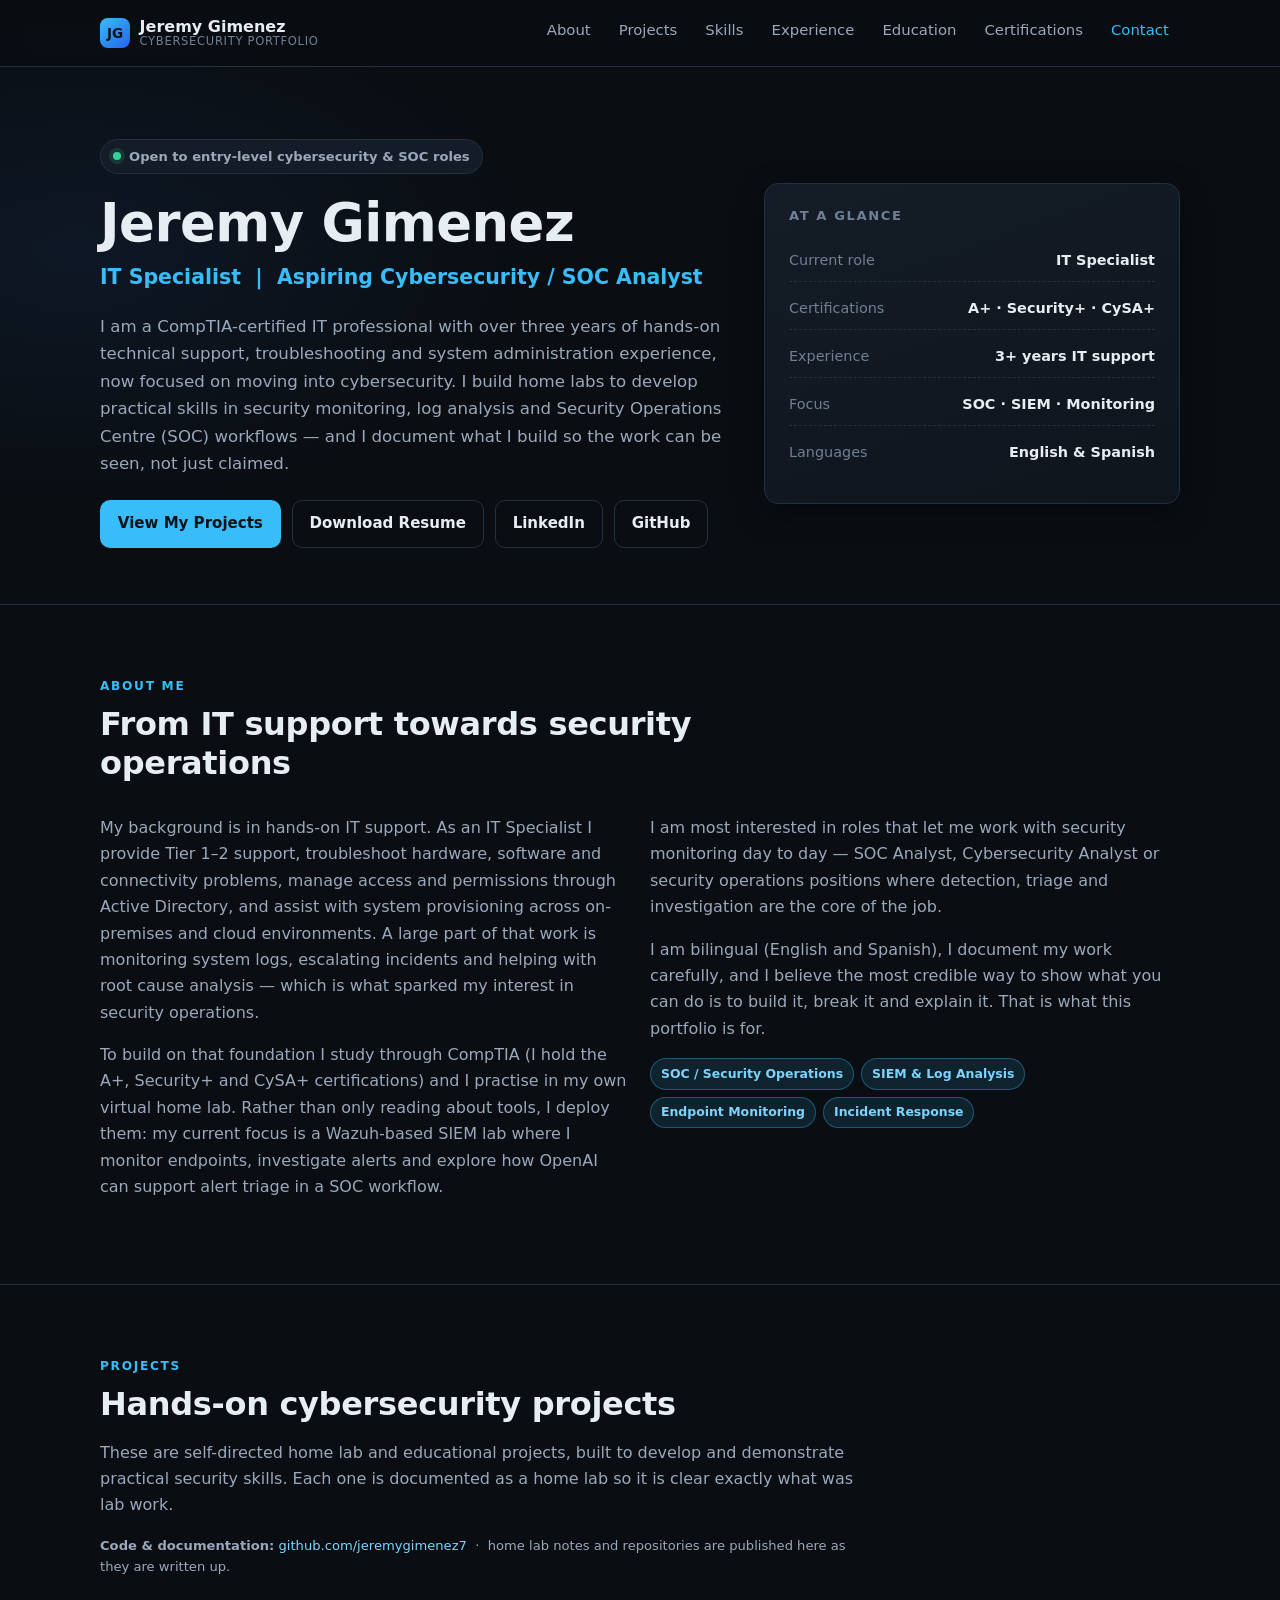
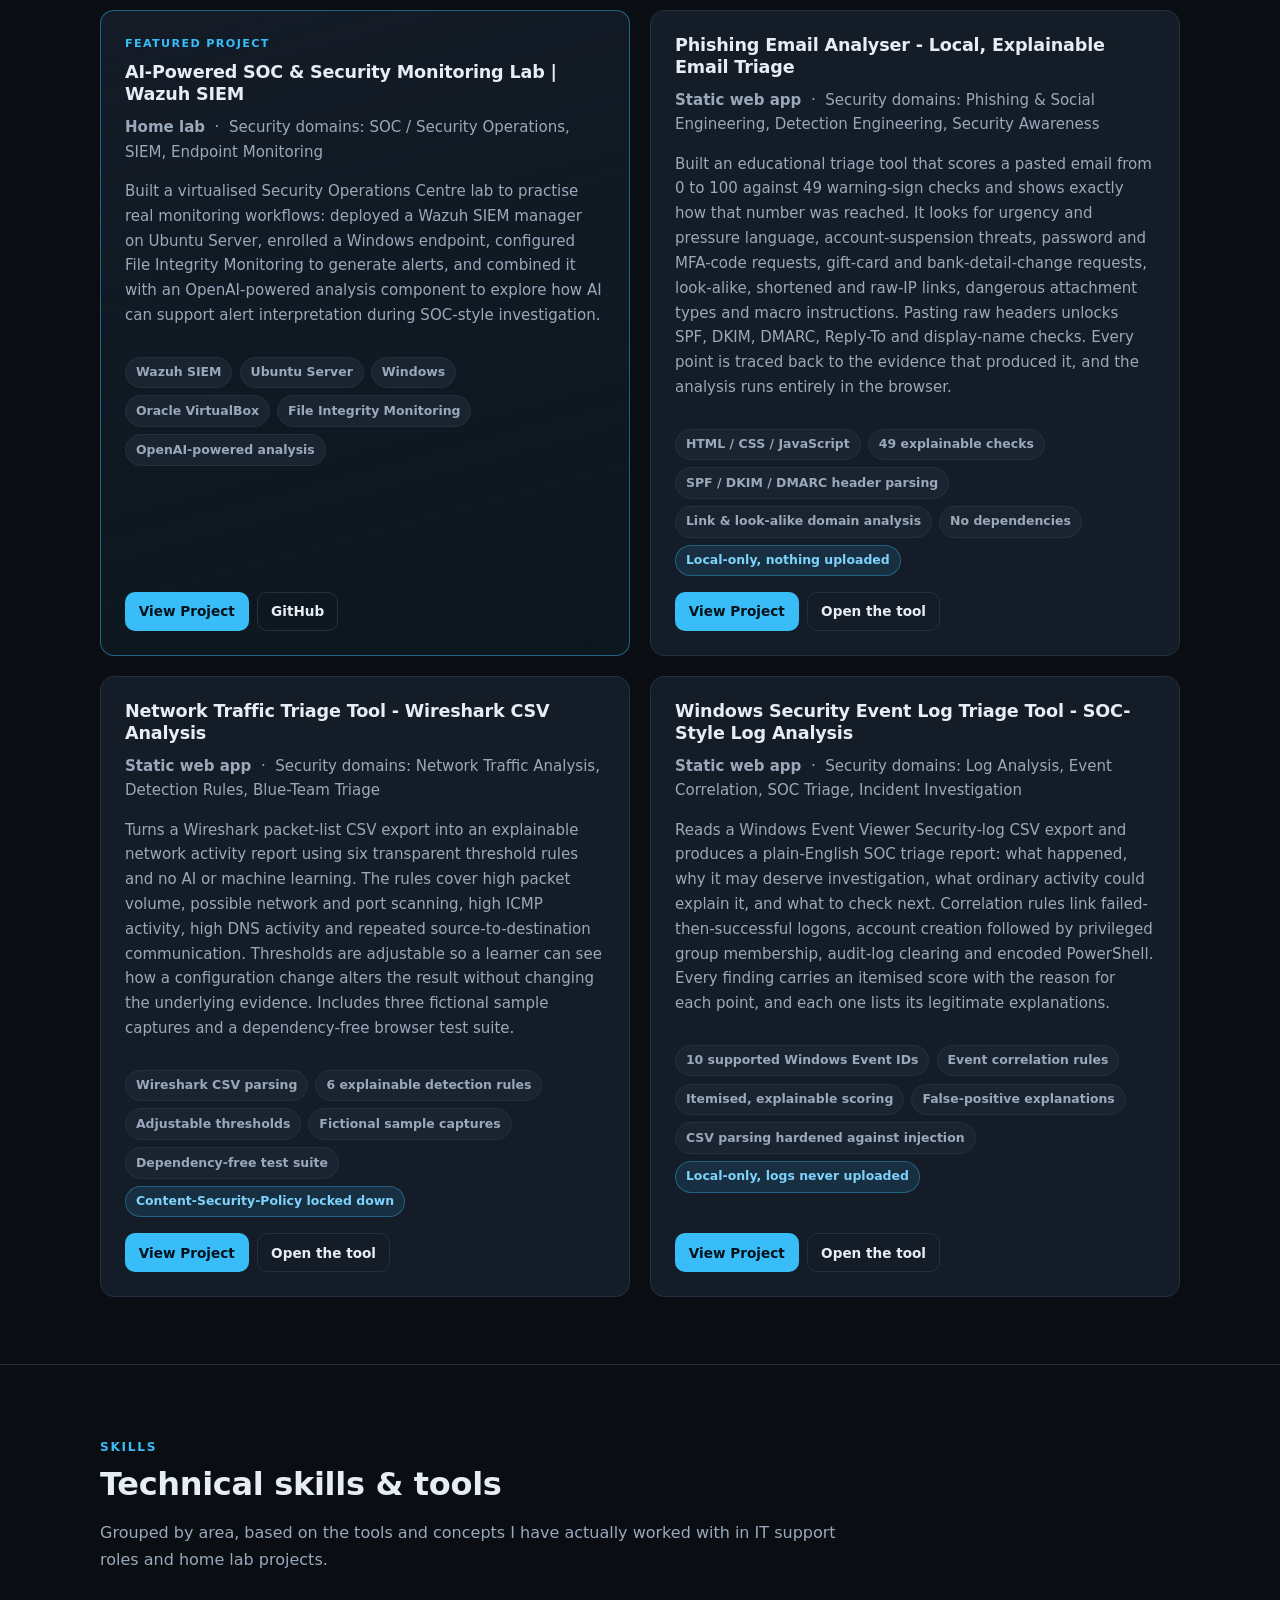
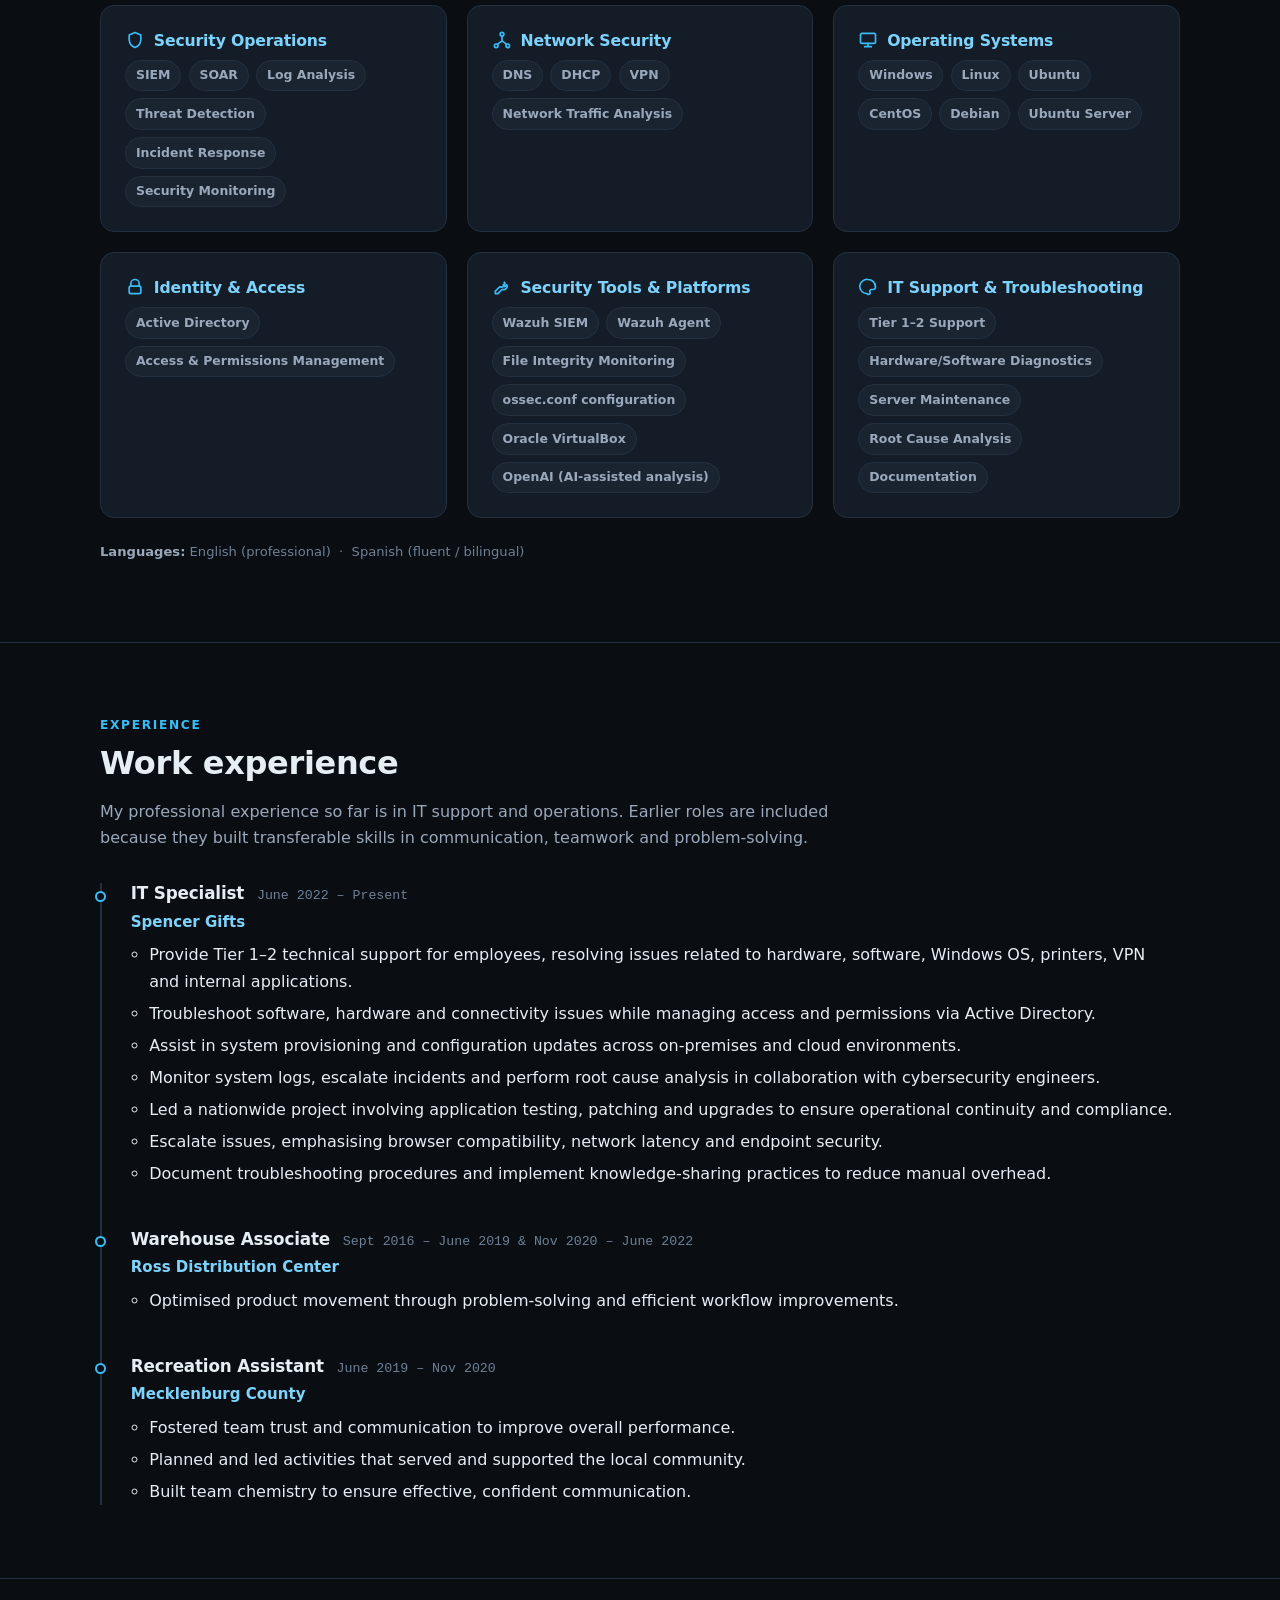
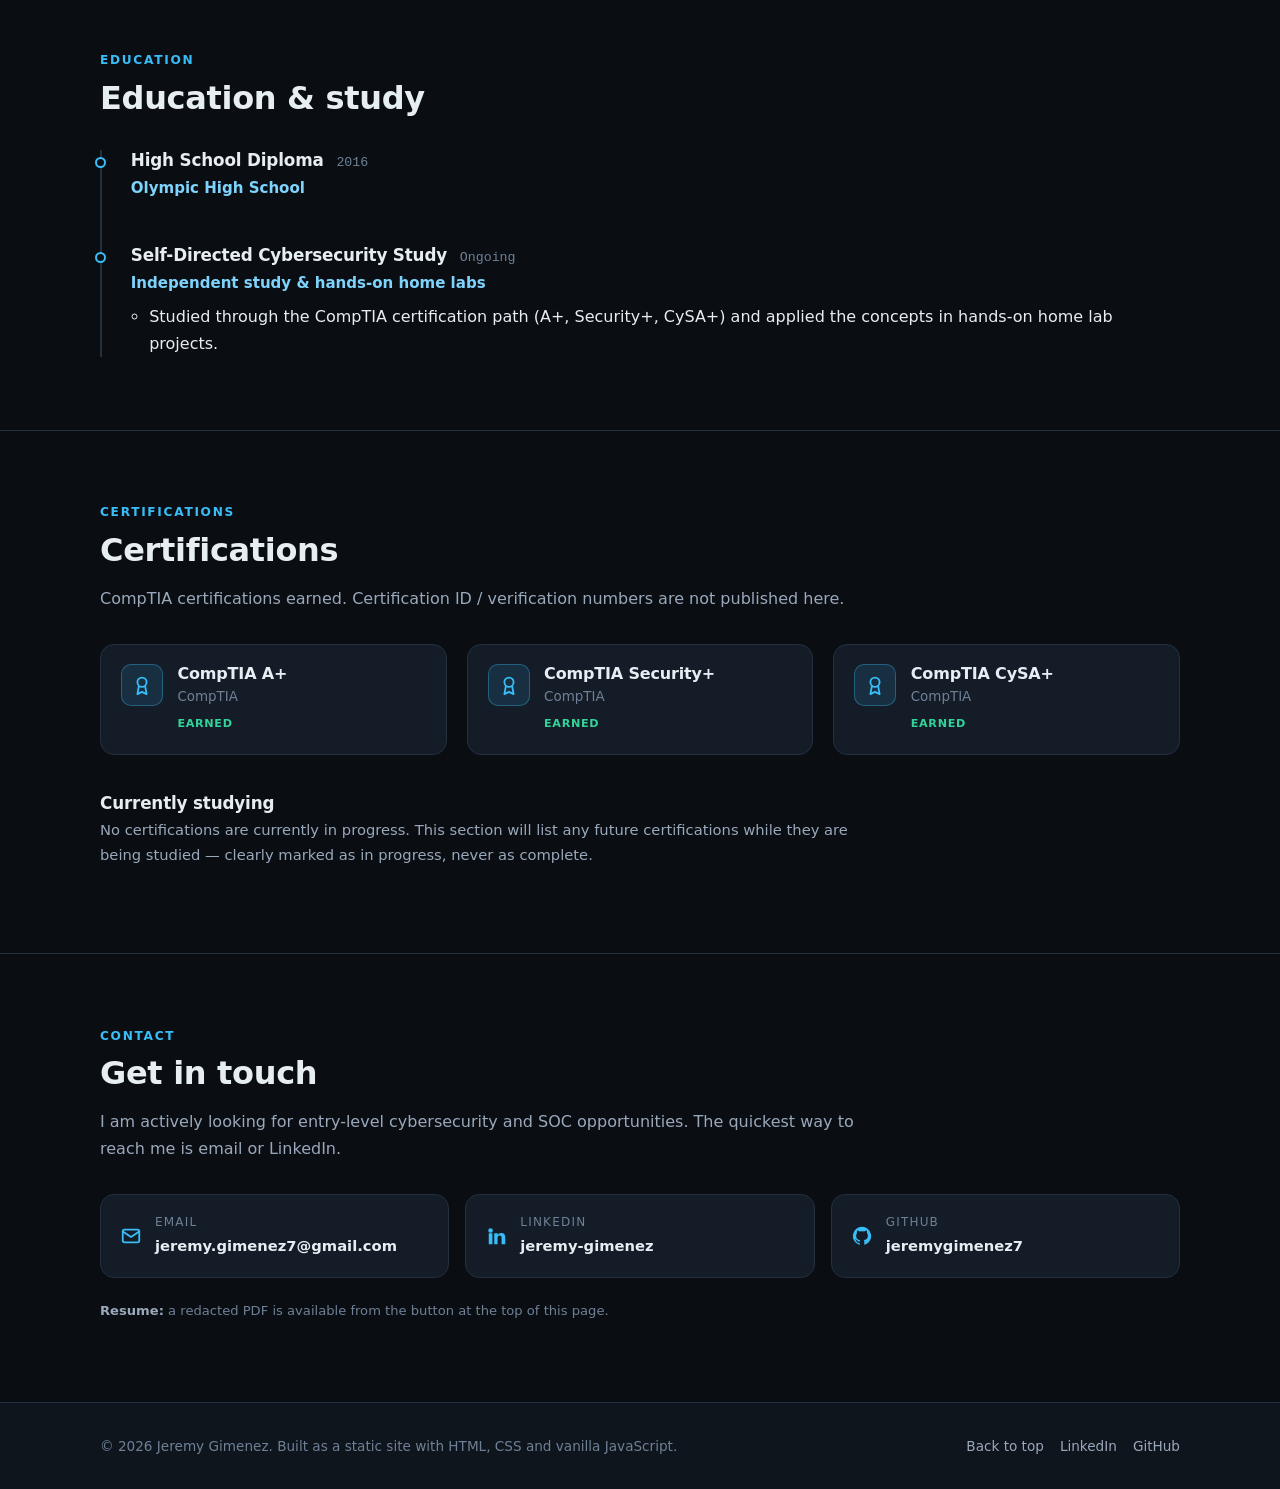
<file: index.html>
<!DOCTYPE html>
<!--
  ============================================================================
  JEREMY GIMENEZ - CYBERSECURITY PORTFOLIO
  index.html
  ----------------------------------------------------------------------------
  THIS IS THE MAIN PAGE. The parts you will edit most often are marked with
  big comment banners, e.g.  === MY NAME ===  or  === PROJECTS ===.
  Search this file for "EDIT" to find every spot you may want to change.
  ============================================================================
-->
<html lang="en">
<head>
  <meta charset="utf-8">
  <meta name="viewport" content="width=device-width, initial-scale=1">

  <!-- === SEO / SEARCH ENGINE INFO (EDIT) === -->
  <title>Jeremy Gimenez | IT Specialist &amp; Aspiring Cybersecurity / SOC Analyst</title>
  <meta name="description" content="Portfolio of Jeremy Gimenez, a CompTIA-certified (A+, Security+, CySA+) IT Specialist moving into cybersecurity. Hands-on home lab projects covering SIEM, Wazuh, file integrity monitoring and SOC workflows.">
  <meta name="author" content="Jeremy Gimenez">
  <meta name="theme-color" content="#0a0e13">

  <!-- === OPEN GRAPH (how the link previews on LinkedIn etc.) (EDIT) === -->
  <meta property="og:type" content="website">
  <meta property="og:title" content="Jeremy Gimenez | IT Specialist &amp; Aspiring Cybersecurity / SOC Analyst">
  <meta property="og:description" content="CompTIA-certified IT Specialist building hands-on experience in SIEM, security monitoring and SOC workflows through home lab projects.">
  <meta property="og:image" content="assets/favicon.svg">
  <meta property="og:locale" content="en_US">
  <meta name="twitter:card" content="summary_large_image">

  <!-- Favicon -->
  <link rel="icon" href="assets/favicon.svg" type="image/svg+xml">
  <link rel="stylesheet" href="css/styles.css">
</head>
<body>

  <!-- Skip link: lets keyboard users jump straight to the content -->
  <a class="skip-link" href="#main">Skip to main content</a>

  <!-- ========================================================================
       HEADER / NAVIGATION
       ======================================================================== -->
  <header class="site-header">
    <div class="wrap nav-bar">
      <!-- === MY NAME (also shown in the top-left corner) (EDIT) === -->
      <a class="brand" href="#top">
        <span class="mark" aria-hidden="true">JG</span>
        <span class="who">
          <span>Jeremy Gimenez</span>
          <small>Cybersecurity Portfolio</small>
        </span>
      </a>

      <button class="nav-toggle" type="button" aria-expanded="false" aria-controls="primary-nav">
        <span class="visually-hidden">Toggle navigation menu</span>
        <svg width="22" height="22" viewBox="0 0 24 24" fill="none" stroke="currentColor" stroke-width="2" stroke-linecap="round" aria-hidden="true">
          <line x1="3" y1="6" x2="21" y2="6"></line>
          <line x1="3" y1="12" x2="21" y2="12"></line>
          <line x1="3" y1="18" x2="21" y2="18"></line>
        </svg>
      </button>

      <nav aria-label="Primary">
        <ul class="nav-links" id="primary-nav">
          <li><a href="#about">About</a></li>
          <li><a href="#projects">Projects</a></li>
          <li><a href="#skills">Skills</a></li>
          <li><a href="#experience">Experience</a></li>
          <li><a href="#education">Education</a></li>
          <li><a href="#certifications">Certifications</a></li>
          <li><a href="#contact">Contact</a></li>
        </ul>
      </nav>
    </div>
  </header>

  <main id="main">

    <!-- ======================================================================
         HERO SECTION
         ====================================================================== -->
    <section id="top" class="hero">
      <div class="wrap hero-grid">
        <div>
          <span class="status-chip">
            <span class="dot" aria-hidden="true"></span>
            Open to entry-level cybersecurity &amp; SOC roles
          </span>

          <!-- === MY NAME (EDIT) === -->
          <h1>Jeremy Gimenez</h1>

          <!-- === PROFESSIONAL HEADLINE (EDIT) === -->
          <p class="headline">IT Specialist &nbsp;|&nbsp; Aspiring Cybersecurity / SOC Analyst</p>

          <!-- === SHORT INTRODUCTION (EDIT) === -->
          <p class="intro">
            I am a CompTIA-certified IT professional with over three years of hands-on
            technical support, troubleshooting and system administration experience,
            now focused on moving into cybersecurity. I build home labs to develop
            practical skills in security monitoring, log analysis and Security
            Operations Centre (SOC) workflows — and I document what I build so the
            work can be seen, not just claimed.
          </p>

          <!-- === HERO BUTTONS / SOCIAL LINKS (EDIT) ===
               Update these links whenever your details change. -->
          <div class="btn-row">
            <a class="btn btn-primary" href="#projects">View My Projects</a>
            <!-- Swap "assets/resume.pdf" for your own redacted resume file -->
            <a class="btn btn-ghost" href="assets/resume.pdf" target="_blank" rel="noopener noreferrer">
              Download Resume
            </a>
            <a class="btn btn-ghost" href="https://www.linkedin.com/in/jeremy-gimenez-74589b134" target="_blank" rel="noopener noreferrer">LinkedIn</a>
            <a class="btn btn-ghost" href="https://github.com/jeremygimenez7" target="_blank" rel="noopener noreferrer">GitHub</a>
          </div>
        </div>

        <!-- Small "at a glance" card -->
        <aside class="hero-card" aria-label="Quick profile summary">
          <h3>At a glance</h3>
          <ul class="hero-facts">
            <li><span class="k">Current role</span> <span class="v">IT Specialist</span></li>
            <li><span class="k">Certifications</span> <span class="v">A+ · Security+ · CySA+</span></li>
            <li><span class="k">Experience</span> <span class="v">3+ years IT support</span></li>
            <li><span class="k">Focus</span> <span class="v">SOC · SIEM · Monitoring</span></li>
            <li><span class="k">Languages</span> <span class="v">English &amp; Spanish</span></li>
          </ul>
        </aside>
      </div>
    </section>

    <!-- ======================================================================
         ABOUT ME
         ====================================================================== -->
    <section id="about">
      <div class="wrap">
        <div class="section-head">
          <span class="eyebrow">About me</span>
          <h2>From IT support towards security operations</h2>
        </div>

        <div class="grid grid-2">
          <!-- === ABOUT ME TEXT (EDIT) === -->
          <div class="prose">
            <p>
              My background is in hands-on IT support. As an IT Specialist I provide
              Tier 1–2 support, troubleshoot hardware, software and connectivity
              problems, manage access and permissions through Active Directory, and
              assist with system provisioning across on-premises and cloud
              environments. A large part of that work is monitoring system logs,
              escalating incidents and helping with root cause analysis — which is
              what sparked my interest in security operations.
            </p>
            <p>
              To build on that foundation I study through CompTIA (I hold the
              A+, Security+ and CySA+ certifications) and I practise in my own
              virtual home lab. Rather than only reading about tools, I deploy them:
              my current focus is a Wazuh-based SIEM lab where I monitor endpoints,
              investigate alerts and explore how OpenAI can support alert triage in
              a SOC workflow.
            </p>
          </div>

          <div class="prose">
            <p>
              I am most interested in roles that let me work with security
              monitoring day to day — SOC Analyst, Cybersecurity Analyst or
              security operations positions where detection, triage and
              investigation are the core of the job.
            </p>
            <p>
              I am bilingual (English and Spanish), I document my work carefully,
              and I believe the most credible way to show what you can do is to
              build it, break it and explain it. That is what this portfolio is
              for.
            </p>
            <div class="badges" aria-label="Career focus areas">
              <span class="badge badge-accent">SOC / Security Operations</span>
              <span class="badge badge-accent">SIEM &amp; Log Analysis</span>
              <span class="badge badge-accent">Endpoint Monitoring</span>
              <span class="badge badge-accent">Incident Response</span>
            </div>
          </div>
        </div>
      </div>
    </section>

    <!-- ======================================================================
         PROJECTS
         Each project is a "card". The featured one links to a full case study.
         To ADD a new project: copy one <article class="card project-card"> block,
         paste it, and change the title, description, badges and links.
         ====================================================================== -->
    <section id="projects">
      <div class="wrap">
        <div class="section-head">
          <span class="eyebrow">Projects</span>
          <h2>Hands-on cybersecurity projects</h2>
          <p>
            These are self-directed home lab and educational projects, built to
            develop and demonstrate practical security skills. Each one is
            documented as a home lab so it is clear exactly what was lab work.
          </p>
          <!-- === GITHUB SECTION (EDIT) ===
               Your public profile is linked below. The Wazuh lab repository
               (wazuh-ai-soc-homelab) does not exist yet — it is mentioned on the
               project page as "in preparation" and must not be linked until it
               is actually published. -->
          <p class="meta-line" style="margin-top:1rem;">
            <strong>Code &amp; documentation:</strong>
            <a href="https://github.com/jeremygimenez7" target="_blank" rel="noopener noreferrer">github.com/jeremygimenez7</a>
            &nbsp;·&nbsp; home lab notes and repositories are published here as they are written up.
          </p>
        </div>

        <div class="grid grid-2">

          <!-- ---------- FEATURED PROJECT: WAZUH SOC LAB ---------- -->
          <article class="card project-card featured">
            <span class="featured-tag">Featured project</span>
            <h3>AI-Powered SOC &amp; Security Monitoring Lab | Wazuh SIEM</h3>

            <p class="meta-line">
              <strong>Home lab</strong> &nbsp;·&nbsp; Security domains: SOC / Security Operations, SIEM, Endpoint Monitoring
            </p>

            <p>
              Built a virtualised Security Operations Centre lab to practise
              real monitoring workflows: deployed a Wazuh SIEM manager on Ubuntu
              Server, enrolled a Windows endpoint, configured File Integrity
              Monitoring to generate alerts, and combined it with an
              OpenAI-powered analysis component to explore how AI can support
              alert interpretation during SOC-style investigation.
            </p>

            <div class="badges stack" aria-label="Technologies used">
              <span class="badge">Wazuh SIEM</span>
              <span class="badge">Ubuntu Server</span>
              <span class="badge">Windows</span>
              <span class="badge">Oracle VirtualBox</span>
              <span class="badge">File Integrity Monitoring</span>
              <span class="badge">OpenAI-powered analysis</span>
            </div>

            <div class="card-actions">
              <a class="btn btn-primary btn-sm" href="projects/wazuh-soc-lab.html">View Project</a>
              <a class="btn btn-ghost btn-sm" href="https://github.com/jeremygimenez7" target="_blank" rel="noopener noreferrer">GitHub</a>
            </div>
          </article>

          <!-- ---------- PROJECT 2: PHISHING EMAIL ANALYSER ---------- -->
          <article class="card project-card">
            <h3>Phishing Email Analyser - Local, Explainable Email Triage</h3>

            <p class="meta-line">
              <strong>Static web app</strong> &nbsp;·&nbsp; Security domains: Phishing &amp; Social Engineering, Detection Engineering, Security Awareness
            </p>

            <p>
              Built an educational triage tool that scores a pasted email from 0 to 100
              against 49 warning-sign checks and shows exactly how that number was
              reached. It looks for urgency and pressure language, account-suspension
              threats, password and MFA-code requests, gift-card and bank-detail-change
              requests, look-alike, shortened and raw-IP links, dangerous attachment
              types and macro instructions. Pasting raw headers unlocks SPF, DKIM,
              DMARC, Reply-To and display-name checks. Every point is traced back to
              the evidence that produced it, and the analysis runs entirely in the browser.
            </p>

            <div class="badges stack" aria-label="Technologies used">
              <span class="badge">HTML / CSS / JavaScript</span>
              <span class="badge">49 explainable checks</span>
              <span class="badge">SPF / DKIM / DMARC header parsing</span>
              <span class="badge">Link &amp; look-alike domain analysis</span>
              <span class="badge">No dependencies</span>
              <span class="badge badge-accent">Local-only, nothing uploaded</span>
            </div>

            <div class="card-actions">
              <a class="btn btn-primary btn-sm" href="projects/phishing-email-analyser.html">View Project</a>
              <a class="btn btn-ghost btn-sm" href="projects/phishing-email-analyser/index.html">Open the tool</a>
            </div>
          </article>

          <!-- ---------- PROJECT 3: NETWORK TRAFFIC TRIAGE TOOL ---------- -->
          <article class="card project-card">
            <h3>Network Traffic Triage Tool - Wireshark CSV Analysis</h3>

            <p class="meta-line">
              <strong>Static web app</strong> &nbsp;·&nbsp; Security domains: Network Traffic Analysis, Detection Rules, Blue-Team Triage
            </p>

            <p>
              Turns a Wireshark packet-list CSV export into an explainable network
              activity report using six transparent threshold rules and no AI or machine
              learning. The rules cover high packet volume, possible network and port
              scanning, high ICMP activity, high DNS activity and repeated
              source-to-destination communication. Thresholds are adjustable so a learner
              can see how a configuration change alters the result without changing the
              underlying evidence. Includes three fictional sample captures and a
              dependency-free browser test suite.
            </p>

            <div class="badges stack" aria-label="Technologies used">
              <span class="badge">Wireshark CSV parsing</span>
              <span class="badge">6 explainable detection rules</span>
              <span class="badge">Adjustable thresholds</span>
              <span class="badge">Fictional sample captures</span>
              <span class="badge">Dependency-free test suite</span>
              <span class="badge badge-accent">Content-Security-Policy locked down</span>
            </div>

            <div class="card-actions">
              <a class="btn btn-primary btn-sm" href="projects/network-traffic-triage.html">View Project</a>
              <a class="btn btn-ghost btn-sm" href="projects/network-traffic-triage/index.html">Open the tool</a>
            </div>
          </article>

          <!-- ---------- PROJECT 4: WINDOWS SECURITY EVENT LOG TRIAGE TOOL ---------- -->
          <article class="card project-card">
            <h3>Windows Security Event Log Triage Tool - SOC-Style Log Analysis</h3>

            <p class="meta-line">
              <strong>Static web app</strong> &nbsp;·&nbsp; Security domains: Log Analysis, Event Correlation, SOC Triage, Incident Investigation
            </p>

            <p>
              Reads a Windows Event Viewer Security-log CSV export and produces a
              plain-English SOC triage report: what happened, why it may deserve
              investigation, what ordinary activity could explain it, and what to check
              next. Correlation rules link failed-then-successful logons, account creation
              followed by privileged group membership, audit-log clearing and encoded
              PowerShell. Every finding carries an itemised score with the reason for each
              point, and each one lists its legitimate explanations.
            </p>

            <div class="badges stack" aria-label="Technologies used">
              <span class="badge">10 supported Windows Event IDs</span>
              <span class="badge">Event correlation rules</span>
              <span class="badge">Itemised, explainable scoring</span>
              <span class="badge">False-positive explanations</span>
              <span class="badge">CSV parsing hardened against injection</span>
              <span class="badge badge-accent">Local-only, logs never uploaded</span>
            </div>

            <div class="card-actions">
              <a class="btn btn-primary btn-sm" href="projects/windows-event-triage.html">View Project</a>
              <a class="btn btn-ghost btn-sm" href="projects/windows-event-triage/index.html">Open the tool</a>
            </div>
          </article>

        </div>
      </div>
    </section>

    <!-- ======================================================================
         SKILLS
         Grouped as clean tags — deliberately no "percentages", because those
         are not meaningful. To edit: change the <span class="badge"> items.
         ====================================================================== -->
    <section id="skills">
      <div class="wrap">
        <div class="section-head">
          <span class="eyebrow">Skills</span>
          <h2>Technical skills &amp; tools</h2>
          <p>Grouped by area, based on the tools and concepts I have actually worked with in IT support roles and home lab projects.</p>
        </div>

        <div class="grid grid-3">

          <div class="card skill-card">
            <h3>
              <svg class="ico" viewBox="0 0 24 24" fill="none" stroke="currentColor" stroke-width="2" stroke-linejoin="round" aria-hidden="true"><path d="M12 3l7 3v5c0 4.4-3 8.4-7 10-4-1.6-7-5.6-7-10V6l7-3z"/></svg>
              Security Operations
            </h3>
            <div class="badges">
              <span class="badge">SIEM</span>
              <span class="badge">SOAR</span>
              <span class="badge">Log Analysis</span>
              <span class="badge">Threat Detection</span>
              <span class="badge">Incident Response</span>
              <span class="badge">Security Monitoring</span>
            </div>
          </div>

          <div class="card skill-card">
            <h3>
              <svg class="ico" viewBox="0 0 24 24" fill="none" stroke="currentColor" stroke-width="2" stroke-linecap="round" aria-hidden="true"><circle cx="12" cy="5" r="2.2"/><circle cx="5" cy="19" r="2.2"/><circle cx="19" cy="19" r="2.2"/><path d="M12 7.2V13M12 13L6.4 17.2M12 13l5.6 4.2"/></svg>
              Network Security
            </h3>
            <div class="badges">
              <span class="badge">DNS</span>
              <span class="badge">DHCP</span>
              <span class="badge">VPN</span>
              <span class="badge">Network Traffic Analysis</span>
            </div>
          </div>

          <div class="card skill-card">
            <h3>
              <svg class="ico" viewBox="0 0 24 24" fill="none" stroke="currentColor" stroke-width="2" stroke-linecap="round" stroke-linejoin="round" aria-hidden="true"><rect x="3" y="4" width="18" height="12" rx="2"/><path d="M8 20h8M12 16v4"/></svg>
              Operating Systems
            </h3>
            <div class="badges">
              <span class="badge">Windows</span>
              <span class="badge">Linux</span>
              <span class="badge">Ubuntu</span>
              <span class="badge">CentOS</span>
              <span class="badge">Debian</span>
              <span class="badge">Ubuntu Server</span>
            </div>
          </div>

          <div class="card skill-card">
            <h3>
              <svg class="ico" viewBox="0 0 24 24" fill="none" stroke="currentColor" stroke-width="2" stroke-linecap="round" stroke-linejoin="round" aria-hidden="true"><path d="M7 11V8a5 5 0 0110 0v3"/><rect x="5" y="11" width="14" height="9" rx="2"/></svg>
              Identity &amp; Access
            </h3>
            <div class="badges">
              <span class="badge">Active Directory</span>
              <span class="badge">Access &amp; Permissions Management</span>
            </div>
          </div>

          <div class="card skill-card">
            <h3>
              <svg class="ico" viewBox="0 0 24 24" fill="none" stroke="currentColor" stroke-width="2" stroke-linecap="round" stroke-linejoin="round" aria-hidden="true"><path d="M14.7 6.3a4 4 0 01-5.4 5.4L4 17v3h3l5.3-5.3a4 4 0 005.4-5.4l-2.3 2.3-2-2 2.3-2.3z"/></svg>
              Security Tools &amp; Platforms
            </h3>
            <div class="badges">
              <span class="badge">Wazuh SIEM</span>
              <span class="badge">Wazuh Agent</span>
              <span class="badge">File Integrity Monitoring</span>
              <span class="badge">ossec.conf configuration</span>
              <span class="badge">Oracle VirtualBox</span>
              <span class="badge">OpenAI (AI-assisted analysis)</span>
            </div>
          </div>

          <div class="card skill-card">
            <h3>
              <svg class="ico" viewBox="0 0 24 24" fill="none" stroke="currentColor" stroke-width="2" stroke-linecap="round" stroke-linejoin="round" aria-hidden="true"><path d="M12 3a9 9 0 019 9c0 1.7-1.3 3-3 3h-2a2 2 0 00-1.4 3.4A2 2 0 0111 20a9 9 0 01-9-9 9 9 0 0110-8z"/></svg>
              IT Support &amp; Troubleshooting
            </h3>
            <div class="badges">
              <span class="badge">Tier 1–2 Support</span>
              <span class="badge">Hardware/Software Diagnostics</span>
              <span class="badge">Server Maintenance</span>
              <span class="badge">Root Cause Analysis</span>
              <span class="badge">Documentation</span>
            </div>
          </div>

        </div>

        <p class="meta-line" style="margin-top:1.4rem;">
          <strong>Languages:</strong> English (professional) &nbsp;·&nbsp; Spanish (fluent / bilingual)
        </p>
      </div>
    </section>

    <!-- ======================================================================
         EXPERIENCE
         To edit: change the role title, org, dates and bullet points below.
         ====================================================================== -->
    <section id="experience">
      <div class="wrap">
        <div class="section-head">
          <span class="eyebrow">Experience</span>
          <h2>Work experience</h2>
          <p>My professional experience so far is in IT support and operations. Earlier roles are included because they built transferable skills in communication, teamwork and problem-solving.</p>
        </div>

        <ol class="timeline">
          <li>
            <div class="tl-head">
              <h3>IT Specialist</h3>
              <span class="tl-when">June 2022 – Present</span>
            </div>
            <p class="tl-org">Spencer Gifts</p>
            <ul>
              <li>Provide Tier 1–2 technical support for employees, resolving issues related to hardware, software, Windows OS, printers, VPN and internal applications.</li>
              <li>Troubleshoot software, hardware and connectivity issues while managing access and permissions via Active Directory.</li>
              <li>Assist in system provisioning and configuration updates across on-premises and cloud environments.</li>
              <li>Monitor system logs, escalate incidents and perform root cause analysis in collaboration with cybersecurity engineers.</li>
              <li>Led a nationwide project involving application testing, patching and upgrades to ensure operational continuity and compliance.</li>
              <li>Escalate issues, emphasising browser compatibility, network latency and endpoint security.</li>
              <li>Document troubleshooting procedures and implement knowledge-sharing practices to reduce manual overhead.</li>
            </ul>
          </li>

          <li>
            <div class="tl-head">
              <h3>Warehouse Associate</h3>
              <span class="tl-when">Sept 2016 – June 2019 &amp; Nov 2020 – June 2022</span>
            </div>
            <p class="tl-org">Ross Distribution Center</p>
            <ul>
              <li>Optimised product movement through problem-solving and efficient workflow improvements.</li>
            </ul>
          </li>

          <li>
            <div class="tl-head">
              <h3>Recreation Assistant</h3>
              <span class="tl-when">June 2019 – Nov 2020</span>
            </div>
            <p class="tl-org">Mecklenburg County</p>
            <ul>
              <li>Fostered team trust and communication to improve overall performance.</li>
              <li>Planned and led activities that served and supported the local community.</li>
              <li>Built team chemistry to ensure effective, confident communication.</li>
            </ul>
          </li>
        </ol>
      </div>
    </section>

    <!-- ======================================================================
         EDUCATION
         Only the High School Diploma is listed, because that is the only
         education credential held (confirmed by Jeremy). Graduated 2016.
         If you later want to mention the college coursework (four years at
         Central Piedmont Community College, no credential awarded), add it back
         as a "coursework" entry — clearly labelled as coursework, never as a
         qualification.
         EDIT or delete this whole section if you would rather not list education.
         ====================================================================== -->
    <section id="education">
      <div class="wrap">
        <div class="section-head">
          <span class="eyebrow">Education</span>
          <h2>Education &amp; study</h2>
        </div>

        <ol class="timeline">
          <li>
            <div class="tl-head">
              <h3>High School Diploma</h3>
              <span class="tl-when">2016</span>
            </div>
            <p class="tl-org">Olympic High School</p>
          </li>

          <li>
            <div class="tl-head">
              <h3>Self-Directed Cybersecurity Study</h3>
              <span class="tl-when">Ongoing</span>
            </div>
            <p class="tl-org">Independent study &amp; hands-on home labs</p>
            <ul>
              <li>Studied through the CompTIA certification path (A+, Security+, CySA+) and applied the concepts in hands-on home lab projects.</li>
            </ul>
          </li>
        </ol>
      </div>
    </section>

    <!-- ======================================================================
         CERTIFICATIONS
         Only certifications you have actually earned belong in the "Earned"
         group. Anything you are still preparing for belongs under
         "In Progress" — never present an in-progress cert as complete.
         ====================================================================== -->
    <section id="certifications">
      <div class="wrap">
        <div class="section-head">
          <span class="eyebrow">Certifications</span>
          <h2>Certifications</h2>
          <p>CompTIA certifications earned. Certification ID / verification numbers are not published here.</p>
        </div>

        <div class="grid grid-3">

          <div class="cert">
            <span class="seal" aria-hidden="true">
              <svg width="22" height="22" viewBox="0 0 24 24" fill="none" stroke="currentColor" stroke-width="2" stroke-linecap="round" stroke-linejoin="round"><circle cx="12" cy="9" r="5"/><path d="M8.5 13.5L7 22l5-2.5L17 22l-1.5-8.5"/></svg>
            </span>
            <div>
              <h3>CompTIA A+</h3>
              <p class="issuer">CompTIA</p>
              <span class="cert-status earned">Earned</span>
            </div>
          </div>

          <div class="cert">
            <span class="seal" aria-hidden="true">
              <svg width="22" height="22" viewBox="0 0 24 24" fill="none" stroke="currentColor" stroke-width="2" stroke-linecap="round" stroke-linejoin="round"><circle cx="12" cy="9" r="5"/><path d="M8.5 13.5L7 22l5-2.5L17 22l-1.5-8.5"/></svg>
            </span>
            <div>
              <h3>CompTIA Security+</h3>
              <p class="issuer">CompTIA</p>
              <span class="cert-status earned">Earned</span>
            </div>
          </div>

          <div class="cert">
            <span class="seal" aria-hidden="true">
              <svg width="22" height="22" viewBox="0 0 24 24" fill="none" stroke="currentColor" stroke-width="2" stroke-linecap="round" stroke-linejoin="round"><circle cx="12" cy="9" r="5"/><path d="M8.5 13.5L7 22l5-2.5L17 22l-1.5-8.5"/></svg>
            </span>
            <div>
              <h3>CompTIA CySA+</h3>
              <p class="issuer">CompTIA</p>
              <span class="cert-status earned">Earned</span>
            </div>
          </div>

        </div>

        <!-- === CURRENTLY STUDYING / IN PROGRESS (EDIT) ===
             Nothing is listed here right now. When you start preparing for a
             new certification, add it below using the same .cert block, but
             with class="cert-status progress" and the text "In progress".
        -->
        <div class="section-head" style="margin:2.4rem 0 1.2rem;">
          <h3 style="font-size:1.05rem; margin-bottom:0.3rem;">Currently studying</h3>
          <p style="font-size:0.92rem;">No certifications are currently in progress. This section will list any future certifications while they are being studied — clearly marked as in progress, never as complete.</p>
        </div>
      </div>
    </section>

    <!-- ======================================================================
         CONTACT / SOCIAL LINKS  (EDIT)
         Only public, professional contact details appear here.
         Private details (phone number, ID numbers) are intentionally omitted.
         ====================================================================== -->
    <section id="contact">
      <div class="wrap">
        <div class="section-head">
          <span class="eyebrow">Contact</span>
          <h2>Get in touch</h2>
          <p>I am actively looking for entry-level cybersecurity and SOC opportunities. The quickest way to reach me is email or LinkedIn.</p>
        </div>

        <div class="contact-grid">

          <a class="contact-item" href="mailto:jeremy.gimenez7@gmail.com">
            <svg class="ico" viewBox="0 0 24 24" fill="none" stroke="currentColor" stroke-width="2" stroke-linecap="round" stroke-linejoin="round" aria-hidden="true"><rect x="3" y="5" width="18" height="14" rx="2"/><path d="M3 7l9 6 9-6"/></svg>
            <span>
              <span class="lbl">Email</span>
              <span class="val">jeremy.gimenez7@gmail.com</span>
            </span>
          </a>

          <a class="contact-item" href="https://www.linkedin.com/in/jeremy-gimenez-74589b134" target="_blank" rel="noopener noreferrer">
            <svg class="ico" viewBox="0 0 24 24" fill="currentColor" aria-hidden="true"><path d="M4.98 3.5a2.5 2.5 0 11-.02 5 2.5 2.5 0 01.02-5zM3 9h4v12H3zM9 9h3.8v1.7h.05c.53-1 1.83-2.05 3.76-2.05C20.4 8.65 21 11 21 14.1V21h-4v-6.1c0-1.45-.03-3.32-2.02-3.32-2.02 0-2.33 1.58-2.33 3.21V21H9z"/></svg>
            <span>
              <span class="lbl">LinkedIn</span>
              <span class="val">jeremy-gimenez</span>
            </span>
          </a>

          <a class="contact-item" href="https://github.com/jeremygimenez7" target="_blank" rel="noopener noreferrer">
            <svg class="ico" viewBox="0 0 24 24" fill="currentColor" aria-hidden="true"><path d="M12 2a10 10 0 00-3.16 19.49c.5.09.68-.22.68-.48v-1.7c-2.78.6-3.37-1.34-3.37-1.34-.45-1.16-1.1-1.47-1.1-1.47-.9-.62.07-.6.07-.6 1 .07 1.53 1.03 1.53 1.03.9 1.52 2.34 1.08 2.91.83.09-.65.35-1.09.63-1.34-2.22-.25-4.55-1.11-4.55-4.94 0-1.09.39-1.98 1.03-2.68-.1-.25-.45-1.27.1-2.65 0 0 .84-.27 2.75 1.02a9.5 9.5 0 015 0c1.9-1.29 2.74-1.02 2.74-1.02.55 1.38.2 2.4.1 2.65.64.7 1.03 1.59 1.03 2.68 0 3.84-2.34 4.68-4.57 4.93.36.31.68.92.68 1.85v2.74c0 .27.18.58.69.48A10 10 0 0012 2z"/></svg>
            <span>
              <span class="lbl">GitHub</span>
              <span class="val">jeremygimenez7</span>
            </span>
          </a>

        </div>

        <!-- === RESUME FILE (EDIT) ===
             To publish a downloadable resume, create a REDACTED copy (remove your
             phone number, ID numbers, references and address) and save it as:
                 assets/resume.pdf
             Then the "Download Resume" button at the top of this page will work.
        -->
        <p class="meta-line" style="margin-top:1.4rem;">
          <strong>Resume:</strong> a redacted PDF is available from the button at the top of this page.
        </p>
      </div>
    </section>

  </main>

  <!-- ========================================================================
       FOOTER
       ======================================================================== -->
  <footer class="site-footer">
    <div class="wrap">
      <p>&copy; <span id="year">2026</span> Jeremy Gimenez. Built as a static site with HTML, CSS and vanilla JavaScript.</p>
      <nav aria-label="Footer">
        <a href="#top">Back to top</a>
        <a href="https://www.linkedin.com/in/jeremy-gimenez-74589b134" target="_blank" rel="noopener noreferrer">LinkedIn</a>
        <a href="https://github.com/jeremygimenez7" target="_blank" rel="noopener noreferrer">GitHub</a>
      </nav>
    </div>
  </footer>

  <script src="js/script.js"></script>
</body>
</html>
</file>
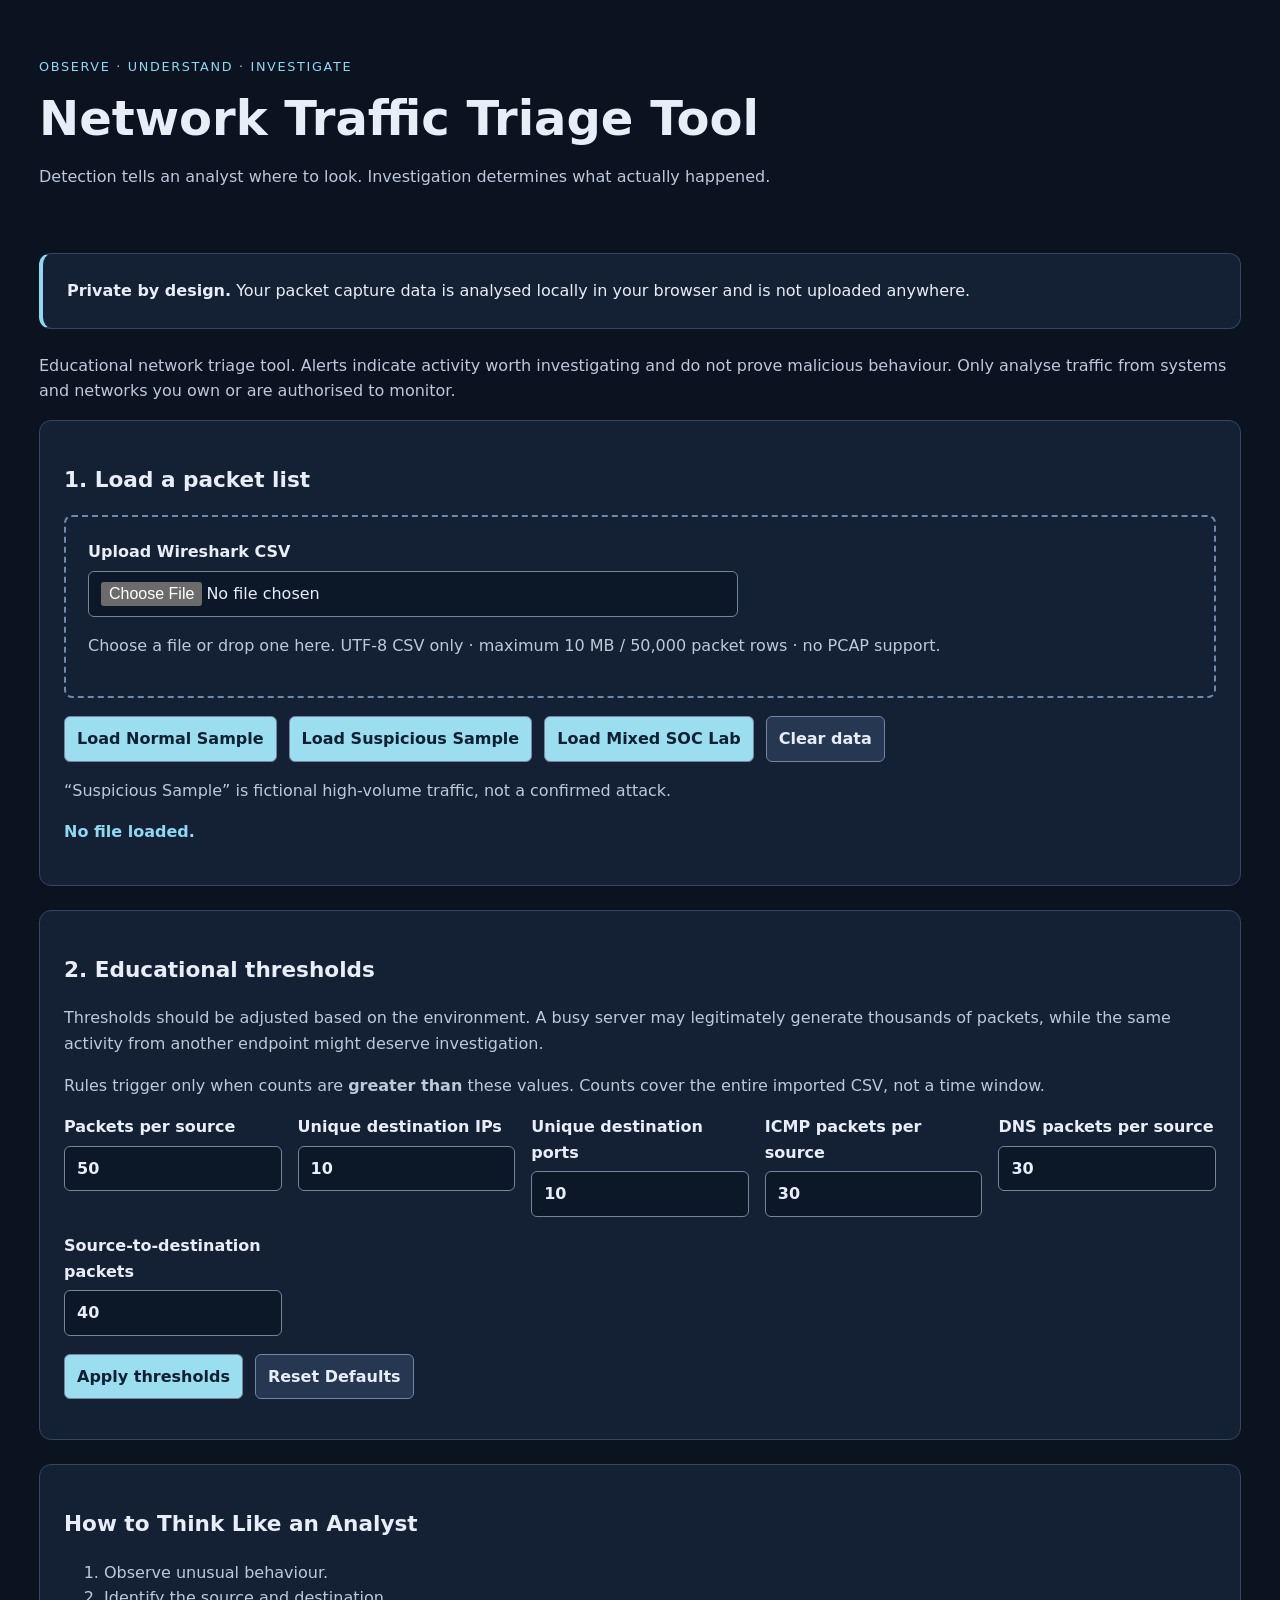
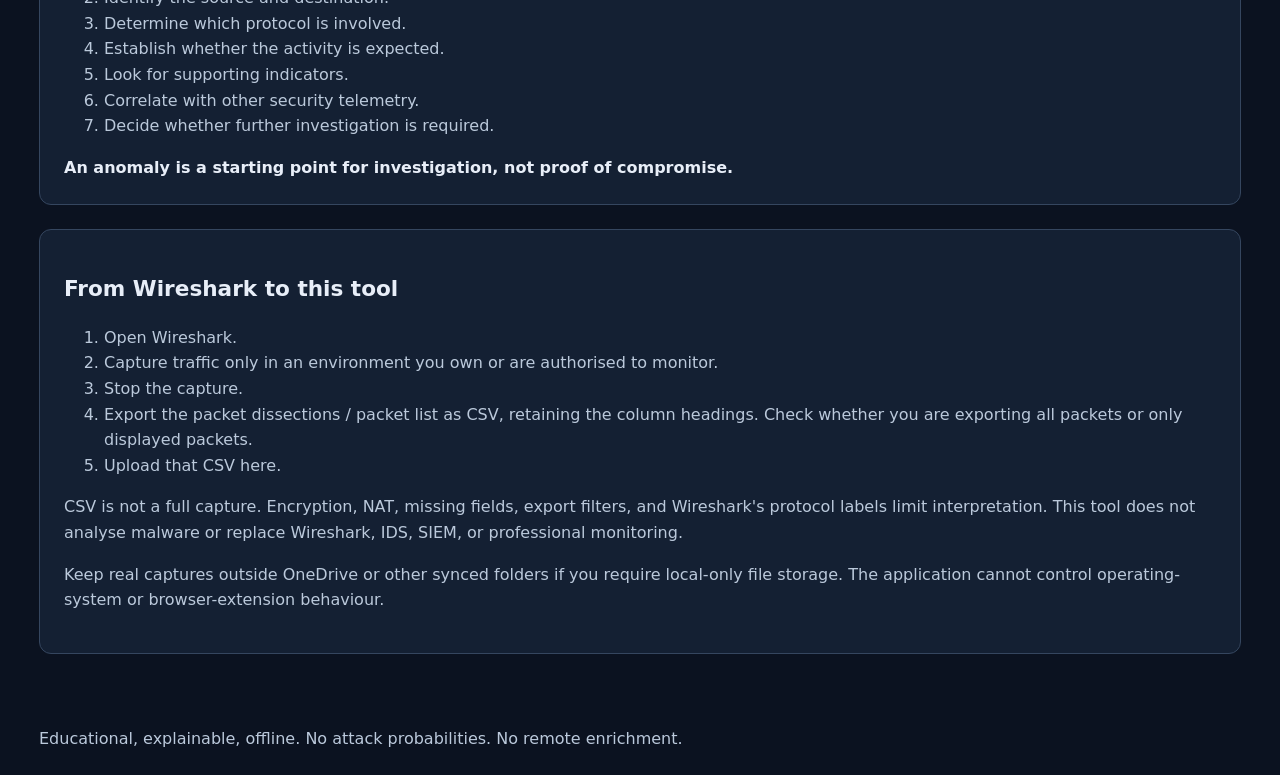
<file: projects/network-traffic-triage/index.html>
<!doctype html>
<html lang="en">
<head>
  <meta charset="utf-8">
  <meta name="viewport" content="width=device-width, initial-scale=1">
  <meta http-equiv="Content-Security-Policy" content="default-src 'none'; script-src 'self'; style-src 'self'; connect-src 'none'; img-src 'none'; object-src 'none'; base-uri 'none'; form-action 'none'">
  <title>Network Traffic Triage Tool</title>
  <link rel="stylesheet" href="styles.css">
  <script src="sample-data.js" defer></script>
  <script src="script.js" defer></script>
</head>
<body>
<a class="skip" href="#main">Skip to main content</a>
<header><p class="eyebrow">OBSERVE · UNDERSTAND · INVESTIGATE</p><h1>Network Traffic Triage Tool</h1><p>Detection tells an analyst where to look. Investigation determines what actually happened.</p></header>
<main id="main">
  <aside class="notice"><strong>Private by design.</strong> Your packet capture data is analysed locally in your browser and is not uploaded anywhere.</aside>
  <p>Educational network triage tool. Alerts indicate activity worth investigating and do not prove malicious behaviour. Only analyse traffic from systems and networks you own or are authorised to monitor.</p>
  <section aria-labelledby="upload-title"><h2 id="upload-title">1. Load a packet list</h2>
    <div id="drop-zone"><label for="file">Upload Wireshark CSV</label><input id="file" type="file" accept=".csv,text/csv"><p>Choose a file or drop one here. UTF-8 CSV only · maximum 10 MB / 50,000 packet rows · no PCAP support.</p></div>
    <div class="buttons"><button id="normal">Load Normal Sample</button><button id="high">Load Suspicious Sample</button><button id="mixed">Load Mixed SOC Lab</button><button id="clear" class="secondary">Clear data</button></div>
    <p>“Suspicious Sample” is fictional high-volume traffic, not a confirmed attack.</p>
    <p id="status" role="status" aria-live="polite">No file loaded.</p><ul id="warnings"></ul>
  </section>
  <section aria-labelledby="settings-title"><h2 id="settings-title">2. Educational thresholds</h2><p>Thresholds should be adjusted based on the environment. A busy server may legitimately generate thousands of packets, while the same activity from another endpoint might deserve investigation.</p><p>Rules trigger only when counts are <strong>greater than</strong> these values. Counts cover the entire imported CSV, not a time window.</p>
    <form id="settings"><div id="thresholds" class="grid"></div><div class="buttons"><button type="submit">Apply thresholds</button><button id="reset" type="button" class="secondary">Reset Defaults</button></div></form><p id="settings-status" role="status"></p>
  </section>
  <section id="results" hidden aria-labelledby="results-title"><h2 id="results-title">3. Capture overview</h2><div id="overview" class="grid"></div>
    <div class="columns"><div><h3>Top source hosts</h3><div id="sources"></div></div><div><h3>Top destinations</h3><div id="destinations"></div></div><div><h3>Protocol distribution</h3><div id="protocols"></div></div></div>
    <h3>Analysis coverage</h3><ul id="coverage"></ul>
    <h3>Filter displayed results</h3><p>Overview and detections always use the full capture. Filters narrow the packet preview and alert list only. Protocol filtering shows alerts whose supporting packets include that protocol; severity applies only to alerts.</p>
    <div class="grid"><label>Source address contains<input id="source-filter" type="search"></label><label>Destination address contains<input id="destination-filter" type="search"></label><label>Protocol<select id="protocol-filter"><option value="">All protocols</option></select></label><label>Alert severity<select id="severity-filter"><option value="">All severities</option><option>Informational</option><option>Low</option><option>Medium</option><option>High</option></select></label><label>Search packet fields / alert text<input id="search-filter" type="search"></label></div>
    <h3>Activity worth investigating</h3><p>Priority is not certainty. An anomaly is a starting point for investigation, not proof of compromise.</p><p id="alert-count" role="status"></p><div id="alerts"></div>
    <h3>Packet preview</h3><p id="packet-count"></p><div id="packets" class="table-scroll"></div>
  </section>
  <section><h2>How to Think Like an Analyst</h2><ol><li>Observe unusual behaviour.</li><li>Identify the source and destination.</li><li>Determine which protocol is involved.</li><li>Establish whether the activity is expected.</li><li>Look for supporting indicators.</li><li>Correlate with other security telemetry.</li><li>Decide whether further investigation is required.</li></ol><strong>An anomaly is a starting point for investigation, not proof of compromise.</strong></section>
  <section><h2>From Wireshark to this tool</h2><ol><li>Open Wireshark.</li><li>Capture traffic only in an environment you own or are authorised to monitor.</li><li>Stop the capture.</li><li>Export the packet dissections / packet list as CSV, retaining the column headings. Check whether you are exporting all packets or only displayed packets.</li><li>Upload that CSV here.</li></ol><p>CSV is not a full capture. Encryption, NAT, missing fields, export filters, and Wireshark's protocol labels limit interpretation. This tool does not analyse malware or replace Wireshark, IDS, SIEM, or professional monitoring.</p><p>Keep real captures outside OneDrive or other synced folders if you require local-only file storage. The application cannot control operating-system or browser-extension behaviour.</p></section>
</main><footer>Educational, explainable, offline. No attack probabilities. No remote enrichment.</footer>
</body></html>
</file>
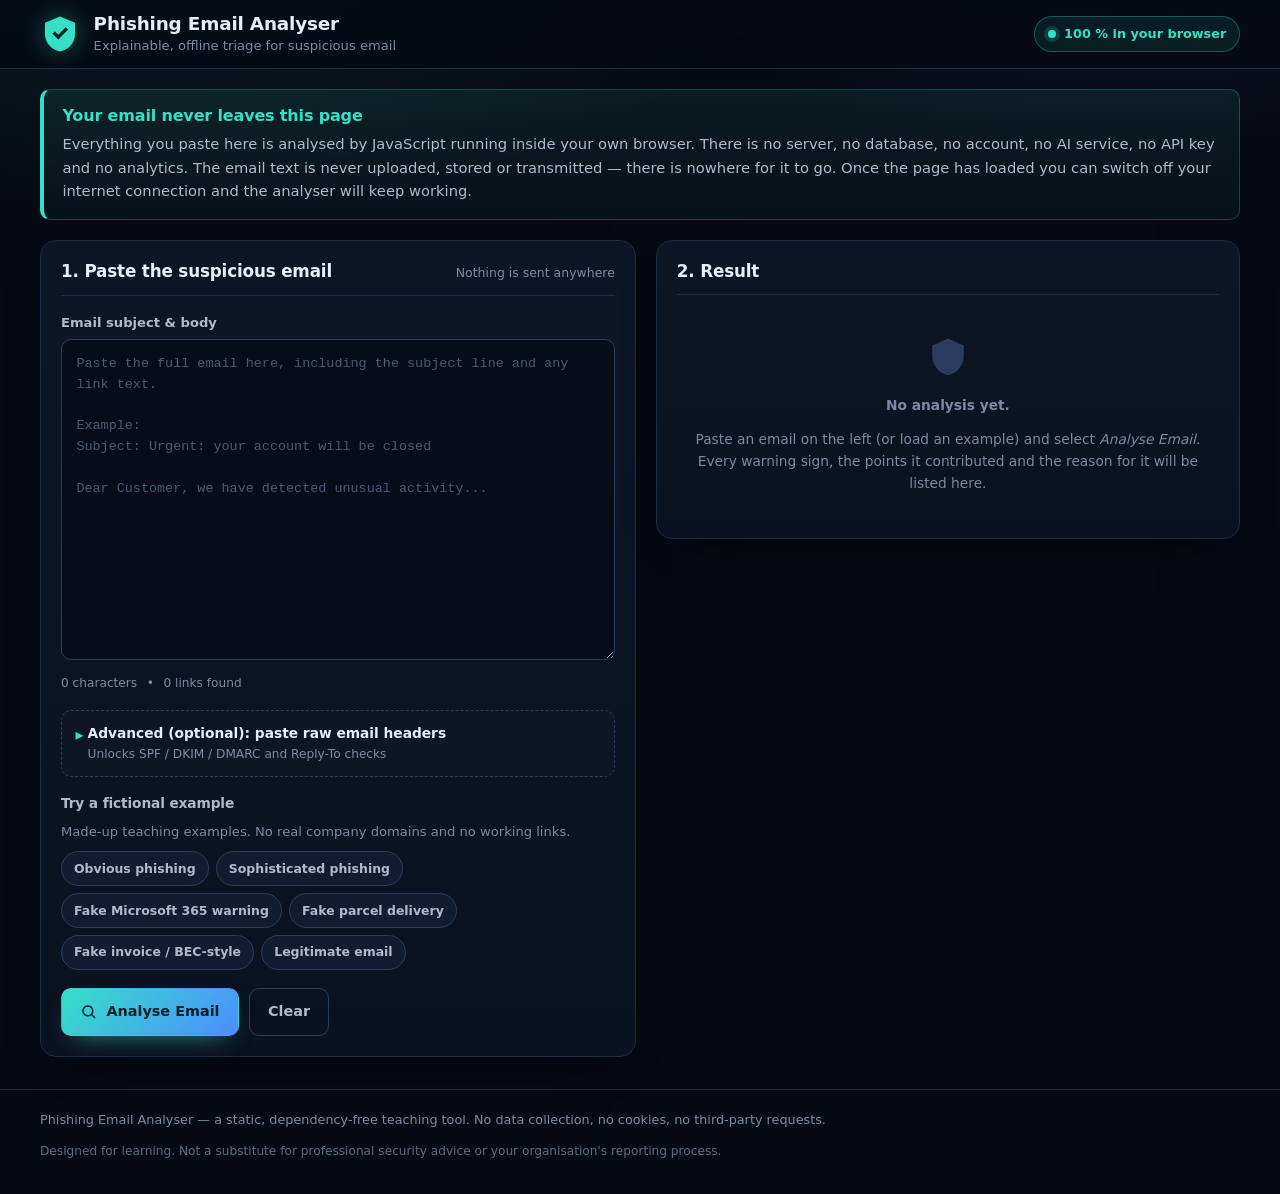
<file: projects/phishing-email-analyser/index.html>
<!DOCTYPE html>
<html lang="en">
<head>
<meta charset="utf-8" />
<meta name="viewport" content="width=device-width, initial-scale=1" />
<title>Phishing Email Analyser &mdash; private, local triage</title>
<meta name="description" content="An educational, privacy-first phishing email analyser. Paste a suspicious email and get an explainable risk score. All analysis happens locally in your browser." />
<meta name="color-scheme" content="dark" />
<link rel="icon" href="data:image/svg+xml,%3Csvg xmlns='http://www.w3.org/2000/svg' viewBox='0 0 32 32'%3E%3Cpath fill='%2338e0c8' d='M16 2 4 7v9c0 7 5 12.5 12 14 7-1.5 12-7 12-14V7z'/%3E%3C/svg%3E" />
<link rel="stylesheet" href="css/styles.css" />
</head>
<body>

<a class="skip-link" href="#input-panel">Skip to the analyser</a>

<header class="site-header">
  <div class="wrap header-inner">
    <div class="brand">
      <svg class="brand-mark" viewBox="0 0 32 32" aria-hidden="true" focusable="false">
        <path d="M16 2 4 7v9c0 7 5 12.5 12 14 7-1.5 12-7 12-14V7z"></path>
        <path class="brand-mark-tick" d="M14.6 20.4 9.9 15.7l1.9-1.9 2.8 2.8 6-6 1.9 1.9z"></path>
      </svg>
      <div class="brand-text">
        <h1>Phishing Email Analyser</h1>
        <p class="tagline">Explainable, offline triage for suspicious email</p>
      </div>
    </div>
    <p class="privacy-pill" title="No network requests are made. Open your browser's Network tab to verify.">
      <span class="dot" aria-hidden="true"></span>
      100&nbsp;% in your browser
    </p>
  </div>
</header>

<main class="wrap" id="main">

  <!-- ===================== PRIVACY NOTICE ===================== -->
  <section class="privacy-notice" aria-labelledby="privacy-heading">
    <h2 id="privacy-heading" class="privacy-notice-title">Your email never leaves this page</h2>
    <p>
      Everything you paste here is analysed by JavaScript running inside your own browser. There is no
      server, no database, no account, no AI service, no API key and no analytics. The email text is never
      uploaded, stored or transmitted &mdash; there is nowhere for it to go. Once the page has loaded you can
      switch off your internet connection and the analyser will keep working.
    </p>
  </section>

  <div class="layout">

    <!-- ===================== INPUT ===================== -->
    <section class="panel input-panel" id="input-panel" aria-labelledby="input-heading">
      <div class="panel-head">
        <h2 id="input-heading">1. Paste the suspicious email</h2>
        <span class="hint">Nothing is sent anywhere</span>
      </div>

      <label class="field-label" for="email-body">Email subject &amp; body</label>
      <textarea id="email-body" class="input-area" rows="14" spellcheck="false"
        placeholder="Paste the full email here, including the subject line and any link text.&#10;&#10;Example:&#10;Subject: Urgent: your account will be closed&#10;&#10;Dear Customer, we have detected unusual activity..."></textarea>

      <div class="input-meta">
        <span id="char-count">0 characters</span>
        <span class="dot-sep" aria-hidden="true">&bull;</span>
        <span id="url-count">0 links found</span>
      </div>

      <details class="advanced" id="advanced-headers">
        <summary>
          <span class="advanced-title">Advanced (optional): paste raw email headers</span>
          <span class="advanced-sub">Unlocks SPF / DKIM / DMARC and Reply-To checks</span>
        </summary>
        <div class="advanced-body">
          <p class="field-help">
            In your email client choose <em>Show original</em>, <em>View source</em> or <em>Show message
            headers</em>, then copy everything above the first blank line. This is entirely optional &mdash;
            the body-only analysis is useful on its own.
          </p>
          <label class="field-label" for="email-headers">Raw headers</label>
          <textarea id="email-headers" class="input-area input-area-sm" rows="8" spellcheck="false"
            placeholder="From: &quot;Example Brand&quot; &lt;no-reply@mail.example.com&gt;&#10;Reply-To: someone@example.net&#10;Authentication-Results: mx.example.com; spf=fail smtp.mailfrom=example.com"></textarea>
        </div>
      </details>

      <div class="samples">
        <h3 class="samples-title">Try a fictional example</h3>
        <p class="field-help">
          Made-up teaching examples. No real company domains and no working links.
        </p>
        <div class="sample-buttons" id="sample-buttons"></div>
      </div>

      <div class="actions">
        <button type="button" class="btn btn-primary" id="analyse-btn">
          <svg viewBox="0 0 24 24" aria-hidden="true" focusable="false"><path d="M10.5 3a7.5 7.5 0 1 0 4.55 13.46l4.24 4.25 1.42-1.42-4.25-4.24A7.5 7.5 0 0 0 10.5 3zm0 2a5.5 5.5 0 1 1 0 11 5.5 5.5 0 0 1 0-11z"></path></svg>
          Analyse Email
        </button>
        <button type="button" class="btn btn-ghost" id="clear-btn">Clear</button>
        <span class="form-message" id="form-message" role="status"></span>
      </div>
    </section>

  <!-- ===================== RESULTS ===================== -->
    <section class="panel results-panel" id="results" aria-labelledby="results-heading" aria-live="polite">
      <div class="panel-head">
        <h2 id="results-heading">2. Result</h2>
        <span class="hint" id="rules-count"></span>
      </div>

      <div class="empty-state" id="empty-state">
        <svg viewBox="0 0 24 24" aria-hidden="true" focusable="false" class="empty-icon">
          <path d="M12 2 3 6v6c0 5.25 3.75 9.9 9 11 5.25-1.1 9-5.75 9-11V6z"/>
        </svg>
        <p><strong>No analysis yet.</strong></p>
        <p>Paste an email on the left (or load an example) and select <em>Analyse Email</em>. Every warning
          sign, the points it contributed and the reason for it will be listed here.</p>
      </div>

      <div class="result-body" id="result-body" hidden></div>
    </section>

  </div>

</main>

<footer class="site-footer">
  <div class="wrap">
    <p>
      Phishing Email Analyser &mdash; a static, dependency-free teaching tool.
      No data collection, no cookies, no third-party requests.
    </p>
    <p class="footer-small">
      Designed for learning. Not a substitute for professional security advice or your organisation's
      reporting process.
    </p>
  </div>
</footer>

<script src="js/rules.js"></script>
<script src="js/headers.js"></script>
<script src="js/analyser.js"></script>
<script src="js/samples.js"></script>
<script src="js/selftest.js"></script>
<script src="js/app.js"></script>
</body>
</html>
</file>
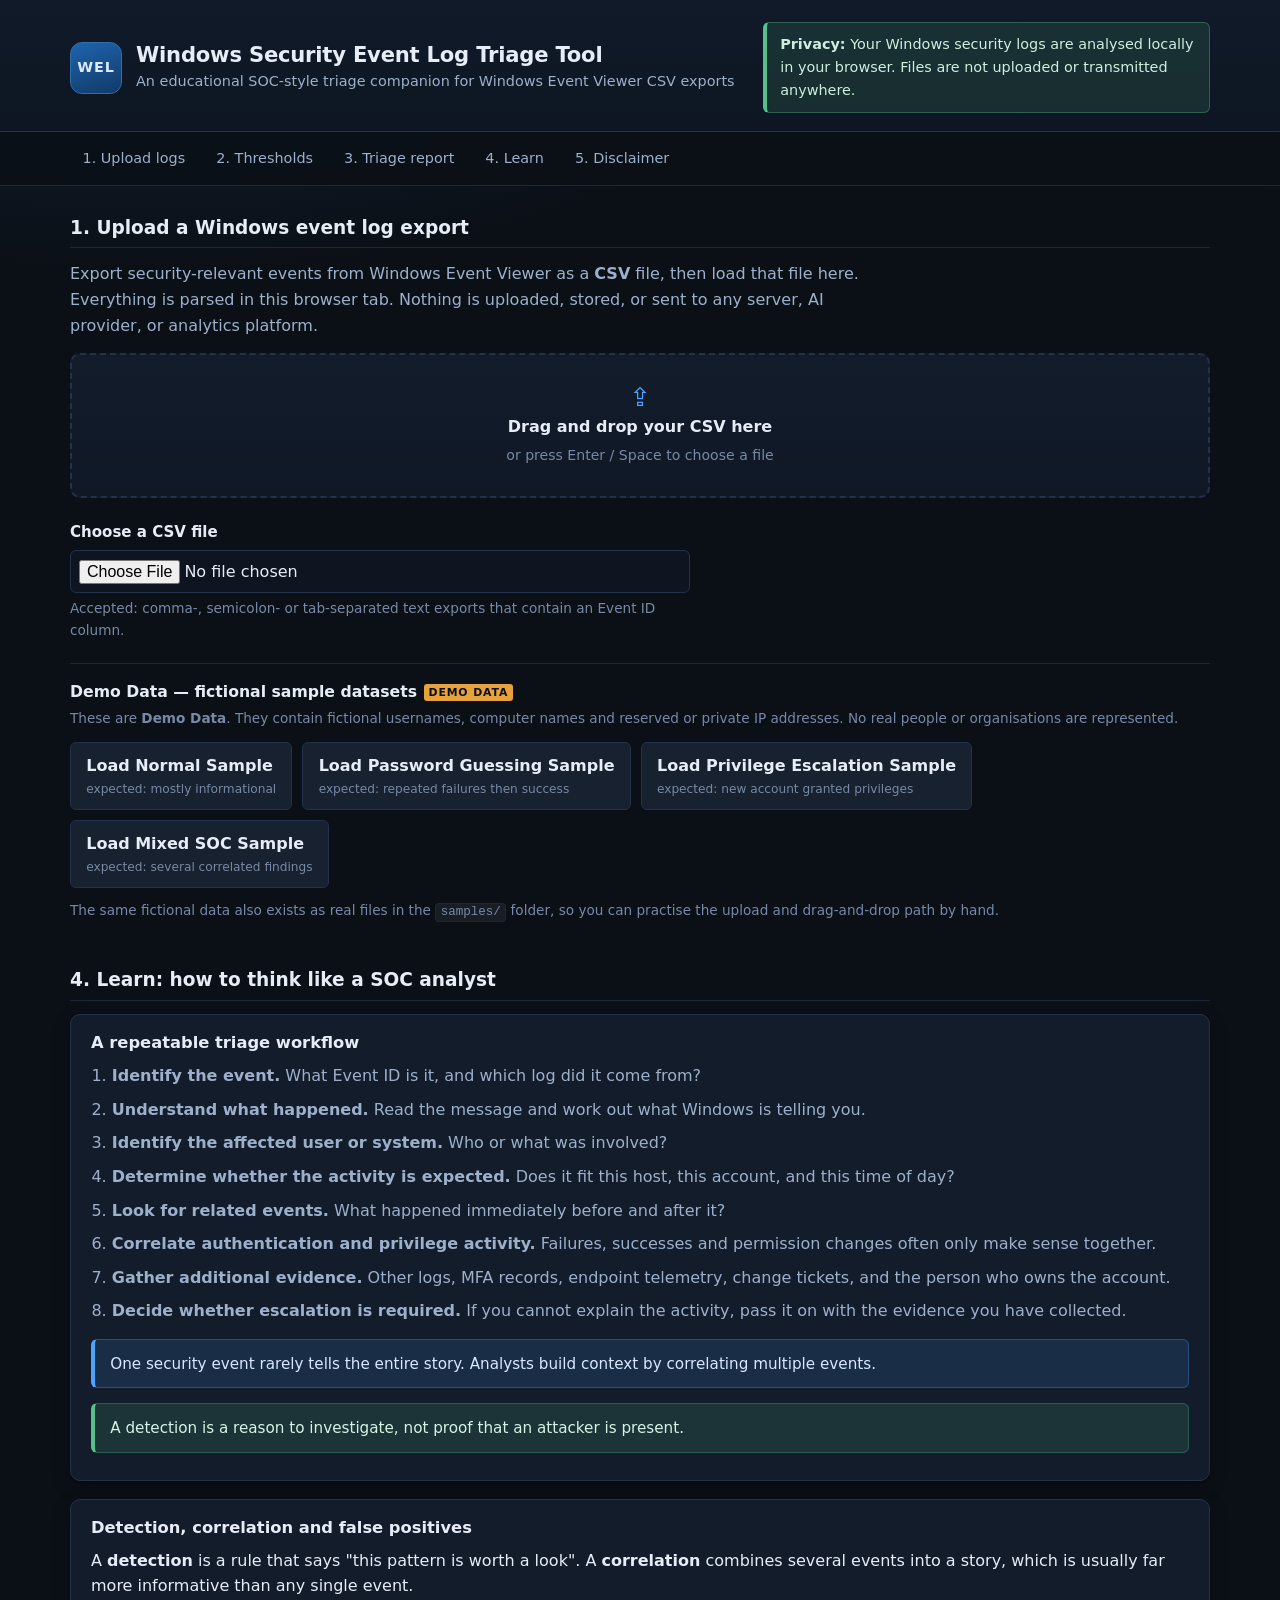
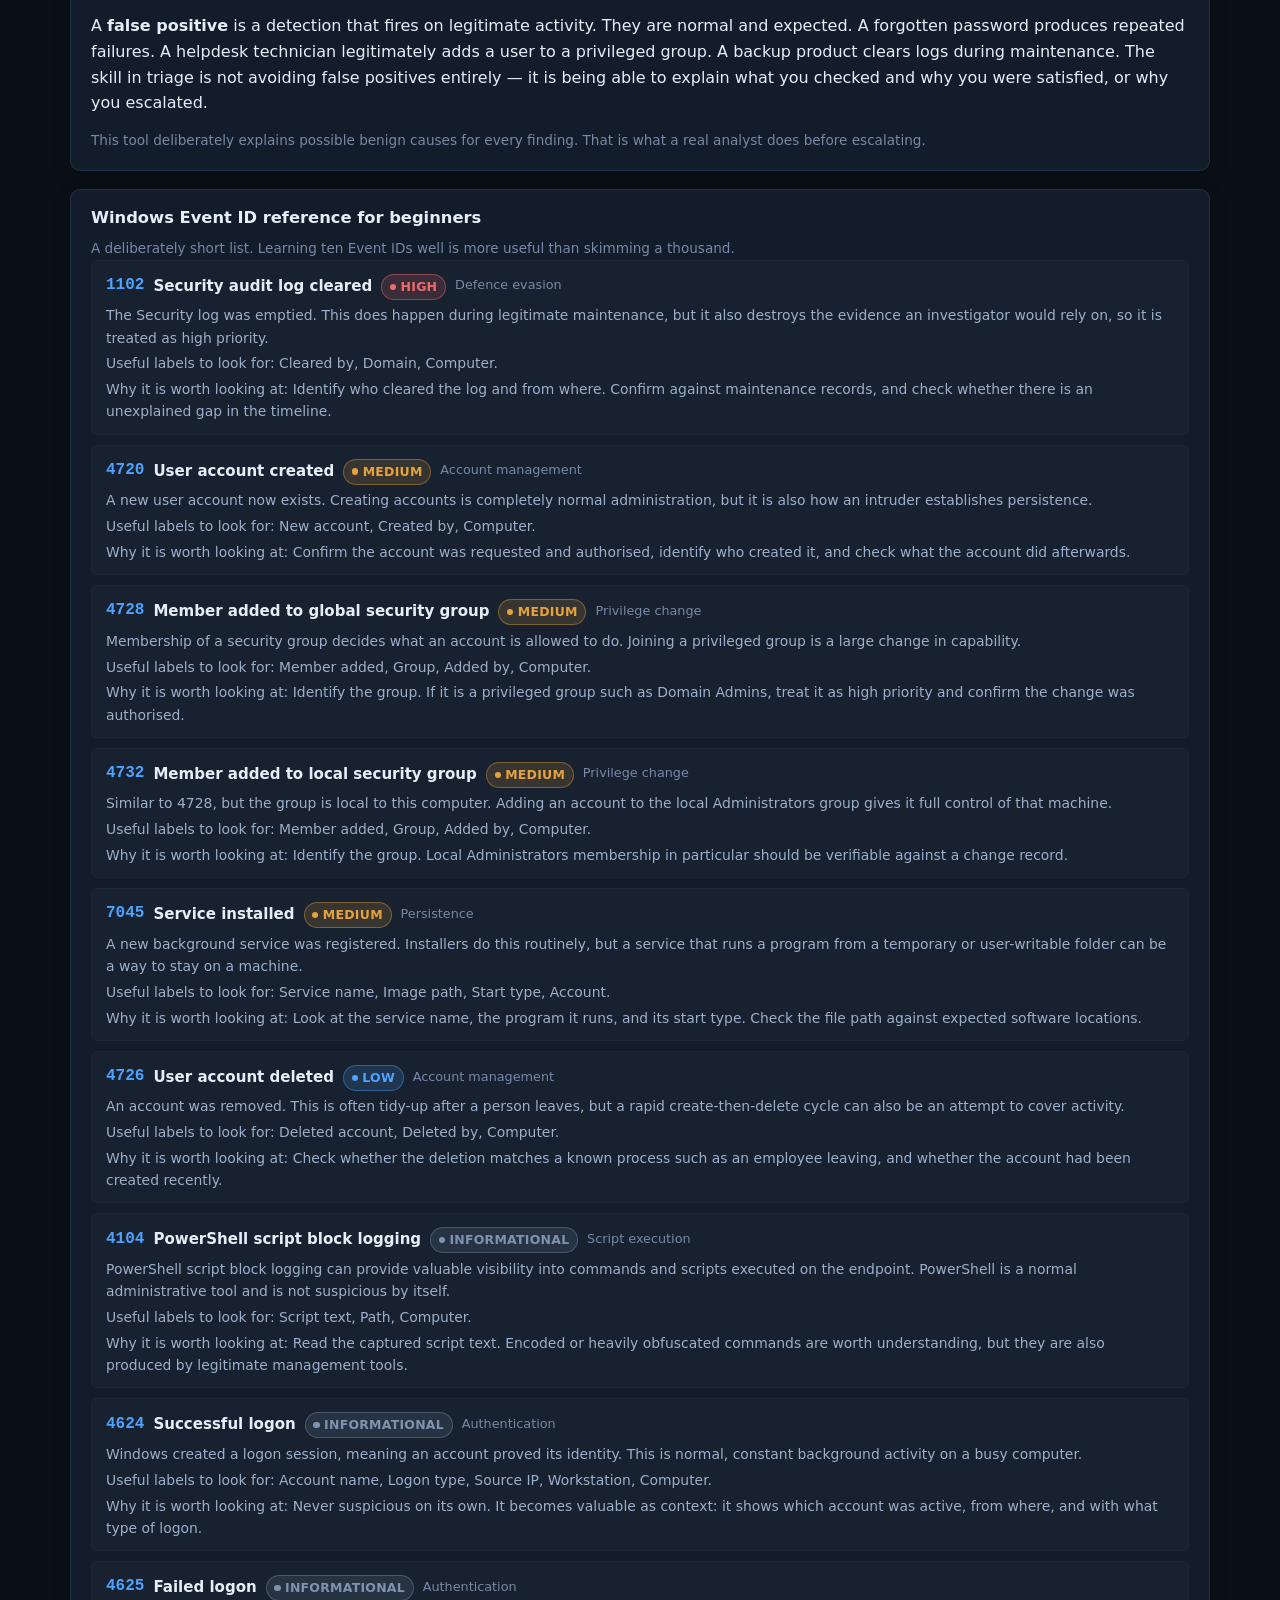
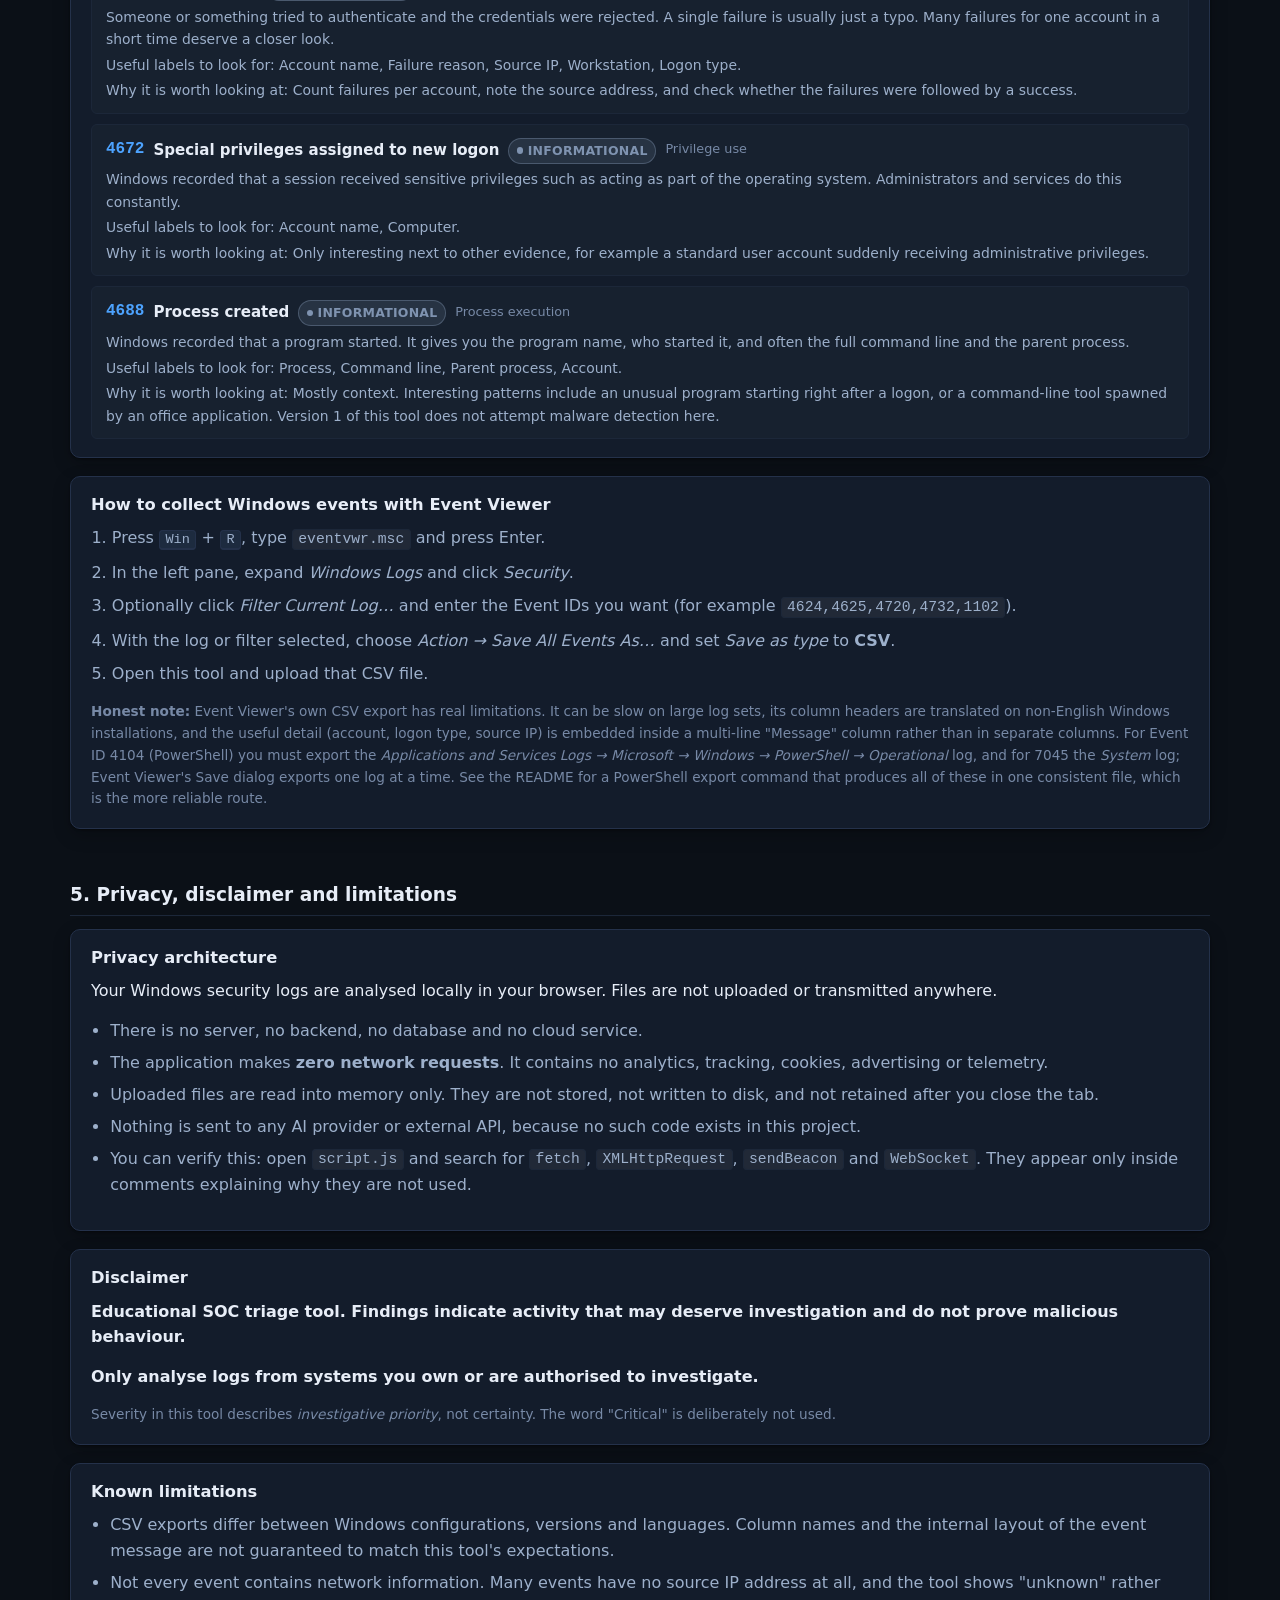
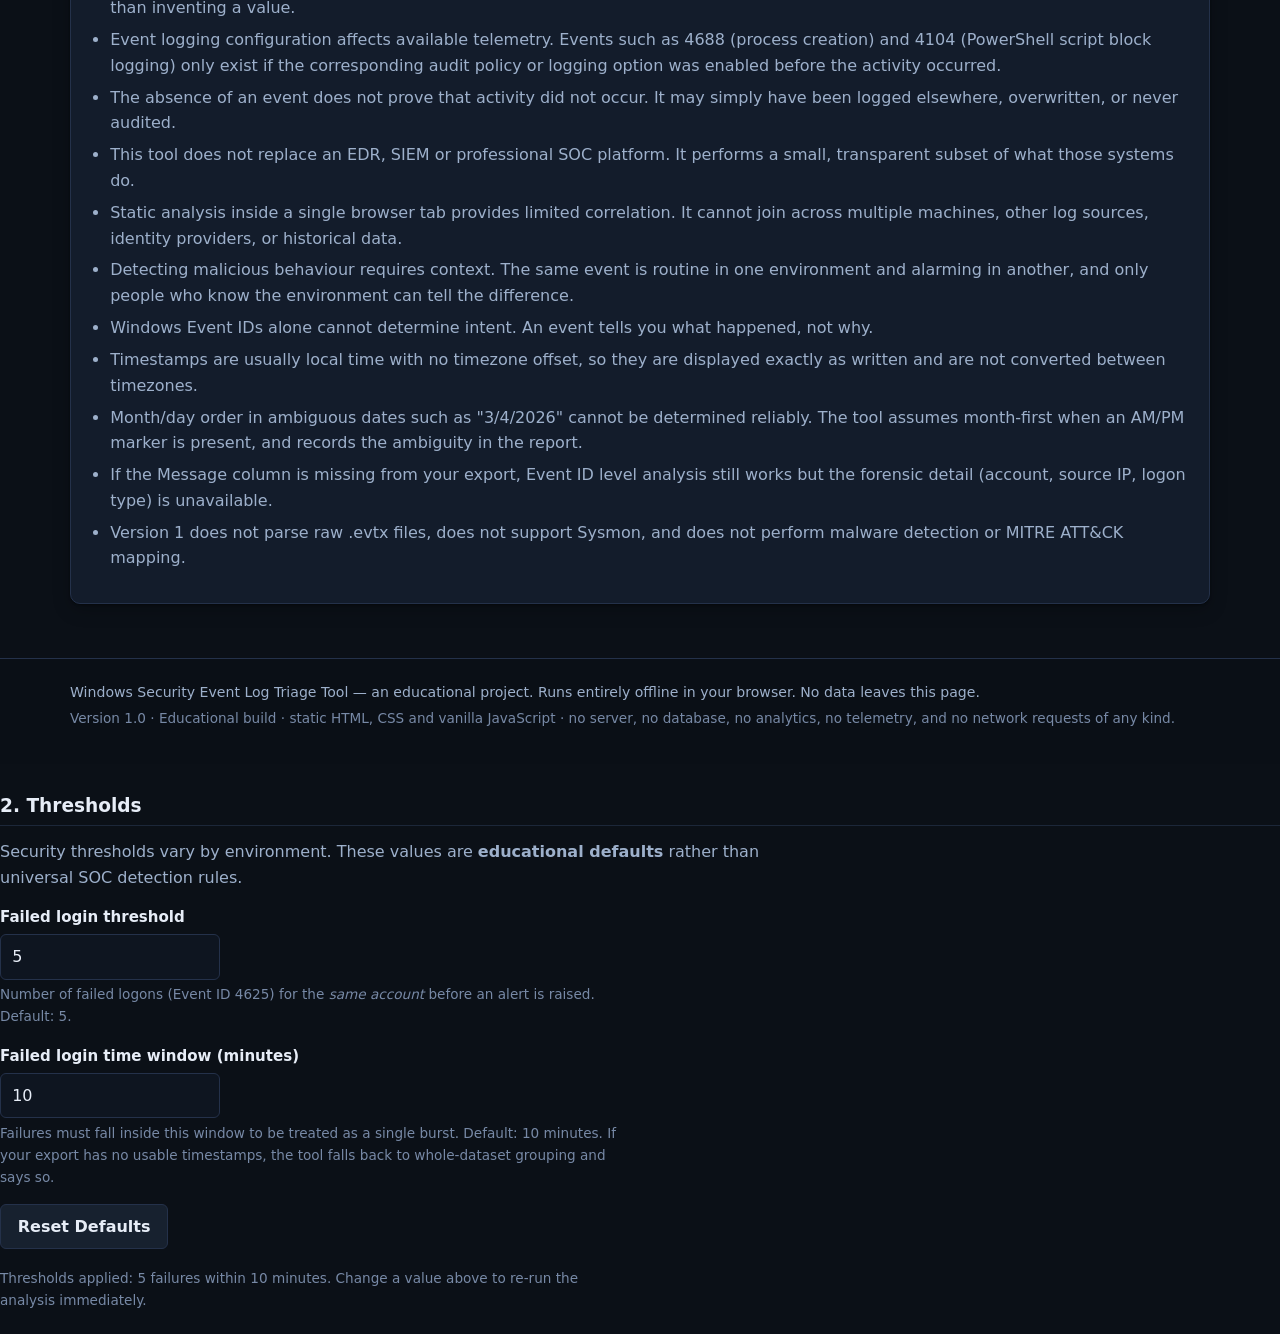
<file: projects/windows-event-triage/index.html>
<!DOCTYPE html>
<html lang="en">
<head>
<meta charset="utf-8">
<meta name="viewport" content="width=device-width, initial-scale=1">
<title>Windows Security Event Log Triage Tool</title>
<meta name="description" content="Educational SOC-style triage tool for Windows Event Viewer CSV exports. All analysis runs locally in your browser; files are never uploaded.">
<!--
  Windows Security Event Log Triage Tool
  Static, offline, dependency-free: HTML + CSS + vanilla JavaScript.
  No CDN assets, no network fonts, no analytics, no telemetry.
  See README.md for the privacy architecture and how to verify it.
-->
<link rel="stylesheet" href="styles.css">
</head>
<body>

<a class="skip-link" href="#main">Skip to main content</a>

<header class="site-header">
  <div class="wrap header-inner">
    <div class="brand">
      <span class="brand-mark" aria-hidden="true">WEL</span>
      <div class="brand-text">
        <h1 class="brand-title">Windows Security Event Log Triage Tool</h1>
        <p class="brand-sub">An educational SOC-style triage companion for Windows Event Viewer CSV exports</p>
      </div>
    </div>
    <p class="privacy-banner" role="note">
      <strong>Privacy:</strong> Your Windows security logs are analysed locally in your browser.
      Files are not uploaded or transmitted anywhere.
    </p>
  </div>
</header>

<nav class="site-nav" aria-label="Page sections">
  <div class="wrap nav-inner">
    <ul class="nav-list">
      <li><a href="#upload">1. Upload logs</a></li>
      <li><a href="#settings">2. Thresholds</a></li>
      <li><a href="#report">3. Triage report</a></li>
      <li><a href="#education">4. Learn</a></li>
      <li><a href="#disclaimer">5. Disclaimer</a></li>
    </ul>
  </div>
</nav>

<main id="main" class="wrap">

  <!-- ============================ 1. UPLOAD ============================ -->
  <section id="upload" class="panel" aria-labelledby="upload-heading">
    <h2 id="upload-heading" class="panel-title">1. Upload a Windows event log export</h2>

    <p class="lede">
      Export security-relevant events from Windows Event Viewer as a <strong>CSV</strong> file, then load that
      file here. Everything is parsed in this browser tab. Nothing is uploaded, stored, or sent to any
      server, AI provider, or analytics platform.
    </p>

    <div class="dropzone" id="drop-zone" role="button" tabindex="0" aria-describedby="drop-help">
      <span class="dropzone-icon" aria-hidden="true">&#8682;</span>
      <span class="dropzone-title">Drag and drop your CSV here</span>
      <span class="dropzone-sub" id="drop-help">or press Enter / Space to choose a file</span>
    </div>

    <div class="form-row">
      <label class="field-label" for="file-input">Choose a CSV file</label>
      <input type="file" id="file-input" accept=".csv,.txt,.log,text/csv,text/plain"
             aria-describedby="file-input-help">
      <p class="field-help" id="file-input-help">
        Accepted: comma-, semicolon- or tab-separated text exports that contain an Event ID column.
      </p>
    </div>

    <div class="status-area">
      <p class="file-meta" id="file-meta" hidden></p>
      <div id="parse-status" role="status" aria-live="polite" class="status status-info" hidden></div>
      <div id="parse-error" role="alert" class="status status-error" hidden></div>
      <ul id="parse-warnings" class="warning-list" hidden></ul>
    </div>

    <div class="samples">
      <h3 class="samples-title">Demo Data &mdash; fictional sample datasets</h3>
      <p class="field-help">
        These are <strong>Demo Data</strong>. They contain fictional usernames, computer names and
        reserved or private IP addresses. No real people or organisations are represented.
      </p>
      <div class="sample-buttons" role="group" aria-label="Load a demo dataset">
        <button type="button" class="btn btn-sample" id="sample-normal">
          Load Normal Sample<span class="btn-note">expected: mostly informational</span>
        </button>
        <button type="button" class="btn btn-sample" id="sample-password">
          Load Password Guessing Sample<span class="btn-note">expected: repeated failures then success</span>
        </button>
        <button type="button" class="btn btn-sample" id="sample-persistence">
          Load Privilege Escalation Sample<span class="btn-note">expected: new account granted privileges</span>
        </button>
        <button type="button" class="btn btn-sample" id="sample-mixed">
          Load Mixed SOC Sample<span class="btn-note">expected: several correlated findings</span>
        </button>
      </div>
      <p class="field-help">
        The same fictional data also exists as real files in the <code>samples/</code> folder, so you can
        practise the upload and drag-and-drop path by hand.
      </p>
    </div>
  </section>

  <!-- ============================ 3. REPORT ============================ -->
  <section id="report" class="panel" aria-labelledby="report-heading" hidden>
    <h2 id="report-heading" class="panel-title">3. Triage report</h2>
    <p class="report-meta" id="report-meta"></p>

    <p class="finding-note" role="note">
      Findings indicate activity that may deserve investigation. They do <strong>not</strong> prove that a
      system has been compromised. Every finding explains why it matters, what could legitimately explain it,
      and what to check next.
    </p>

    <div class="card">
      <h3 class="card-title">Investigation priority score</h3>
      <p class="score-total" id="score-total"></p>
      <ul class="score-ledger" id="score-ledger"></ul>
      <p class="field-help">
        This is an educational prioritisation mechanism that shows exactly what contributed to the score.
        It is <strong>not</strong> a mathematical probability of compromise.
      </p>
    </div>

    <div class="card">
      <h3 class="card-title">Dashboard</h3>
      <ul class="stat-grid" id="stat-grid"></ul>
    </div>

    <div class="card">
      <h3 class="card-title">Findings requiring investigation</h3>
      <div id="findings-list" class="findings-list"></div>
    </div>

    <div class="card">
      <h3 class="card-title">Timeline of noteworthy activity</h3>
      <ol class="timeline" id="timeline-list"></ol>
    </div>

    <div class="card">
      <h3 class="card-title">Event overview</h3>
      <div class="table-pair">
        <div>
          <h4 class="sub-title">Top accounts by event count</h4>
          <div class="table-scroll" id="tbl-top-accounts"></div>
        </div>
        <div>
          <h4 class="sub-title">Top accounts with failed logins</h4>
          <div class="table-scroll" id="tbl-top-failed"></div>
        </div>
      </div>
      <div class="table-single">
        <h4 class="sub-title">Most common Event IDs</h4>
        <div class="table-scroll" id="tbl-common-ids"></div>
      </div>
    </div>

    <div class="card">
      <h3 class="card-title">Administrative / Privilege Activity</h3>
      <p class="field-help">
        Account creation, privilege changes, deleted accounts, service installations and audit-log clearing
        seen in this dataset, summarised together. Related events are grouped only when the account matches
        &mdash; unrelated users are listed separately rather than blended into one accusation.
      </p>
      <div id="admin-activity"></div>
    </div>

    <div class="card">
      <h3 class="card-title">Filter and search parsed events</h3>
      <p class="field-help">
        Filters apply to the parsed event table below. Every filter has a visible label so it can be used
        with a keyboard or screen reader.
      </p>
      <div class="filter-grid">
        <div class="form-row">
          <label class="field-label" for="filter-eventid">Event ID</label>
          <select id="filter-eventid"><option value="">All Event IDs</option></select>
        </div>
        <div class="form-row">
          <label class="field-label" for="filter-account">Account</label>
          <select id="filter-account"><option value="">All accounts</option></select>
        </div>
        <div class="form-row">
          <label class="field-label" for="filter-severity">Severity</label>
          <select id="filter-severity"><option value="">All severities</option></select>
        </div>
        <div class="form-row">
          <label class="field-label" for="filter-ip">Source IP</label>
          <select id="filter-ip"><option value="">All source IPs</option></select>
        </div>
        <div class="form-row">
          <label class="field-label" for="filter-type">Event type</label>
          <select id="filter-type"><option value="">All event types</option></select>
        </div>
        <div class="form-row">
          <label class="field-label" for="filter-search">Search text</label>
          <input type="search" id="filter-search" placeholder="e.g. jsmith, 4625, cmd.exe"
                 aria-describedby="filter-search-help">
          <p class="field-help" id="filter-search-help">
            Searches every visible column, including the raw event message.
          </p>
        </div>
      </div>
      <div class="form-row form-row-inline">
        <button type="button" class="btn btn-secondary" id="btn-clear-filters">Clear filters</button>
        <p class="field-help" id="events-count" role="status" aria-live="polite"></p>
      </div>
      <div class="table-scroll">
        <table id="events-table" class="events-table">
          <caption class="field-help">
            Parsed events from your uploaded file. Severity shows investigative priority, not certainty of
            compromise.
          </caption>
          <thead>
            <tr>
              <th scope="col">Severity</th>
              <th scope="col">Event ID</th>
              <th scope="col">Date and time</th>
              <th scope="col">Account</th>
              <th scope="col">Type</th>
              <th scope="col">Source IP</th>
              <th scope="col">Computer</th>
              <th scope="col">Key detail</th>
            </tr>
          </thead>
          <tbody id="events-tbody"></tbody>
        </table>
      </div>
    </div>
  </section>

  <!-- ============================ 4. EDUCATION ============================ -->
  <section id="education" class="panel" aria-labelledby="education-heading">
    <h2 id="education-heading" class="panel-title">4. Learn: how to think like a SOC analyst</h2>

    <div class="card">
      <h3 class="card-title">A repeatable triage workflow</h3>
      <ol class="workflow">
        <li><strong>Identify the event.</strong> What Event ID is it, and which log did it come from?</li>
        <li><strong>Understand what happened.</strong> Read the message and work out what Windows is telling you.</li>
        <li><strong>Identify the affected user or system.</strong> Who or what was involved?</li>
        <li><strong>Determine whether the activity is expected.</strong> Does it fit this host, this account,
            and this time of day?</li>
        <li><strong>Look for related events.</strong> What happened immediately before and after it?</li>
        <li><strong>Correlate authentication and privilege activity.</strong> Failures, successes and
            permission changes often only make sense together.</li>
        <li><strong>Gather additional evidence.</strong> Other logs, MFA records, endpoint telemetry, change
            tickets, and the person who owns the account.</li>
        <li><strong>Decide whether escalation is required.</strong> If you cannot explain the activity, pass it
            on with the evidence you have collected.</li>
      </ol>
      <blockquote class="callout">
        One security event rarely tells the entire story. Analysts build context by correlating multiple events.
      </blockquote>
      <blockquote class="callout callout-alt">
        A detection is a reason to investigate, not proof that an attacker is present.
      </blockquote>
    </div>

    <div class="card">
      <h3 class="card-title">Detection, correlation and false positives</h3>
      <p>
        A <strong>detection</strong> is a rule that says "this pattern is worth a look". A
        <strong>correlation</strong> combines several events into a story, which is usually far more
        informative than any single event.
      </p>
      <p>
        A <strong>false positive</strong> is a detection that fires on legitimate activity. They are normal and
        expected. A forgotten password produces repeated failures. A helpdesk technician legitimately adds a
        user to a privileged group. A backup product clears logs during maintenance. The skill in triage is not
        avoiding false positives entirely &mdash; it is being able to explain what you checked and why you were
        satisfied, or why you escalated.
      </p>
      <p class="field-help">
        This tool deliberately explains possible benign causes for every finding. That is what a real analyst
        does before escalating.
      </p>
    </div>

    <div class="card">
      <h3 class="card-title">Windows Event ID reference for beginners</h3>
      <p class="field-help">
        A deliberately short list. Learning ten Event IDs well is more useful than skimming a thousand.
      </p>
      <div id="eventid-reference" class="reference"></div>
    </div>

    <div class="card">
      <h3 class="card-title">How to collect Windows events with Event Viewer</h3>
      <ol class="workflow">
        <li>Press <kbd>Win</kbd> + <kbd>R</kbd>, type <code>eventvwr.msc</code> and press Enter.</li>
        <li>In the left pane, expand <em>Windows Logs</em> and click <em>Security</em>.</li>
        <li>Optionally click <em>Filter Current Log&hellip;</em> and enter the Event IDs you want
            (for example <code>4624,4625,4720,4732,1102</code>).</li>
        <li>With the log or filter selected, choose <em>Action &rarr; Save All Events As&hellip;</em> and set
            <em>Save as type</em> to <strong>CSV</strong>.</li>
        <li>Open this tool and upload that CSV file.</li>
      </ol>
      <p class="field-help">
        <strong>Honest note:</strong> Event Viewer's own CSV export has real limitations. It can be slow on
        large log sets, its column headers are translated on non-English Windows installations, and the useful
        detail (account, logon type, source IP) is embedded inside a multi-line "Message" column rather than in
        separate columns. For Event ID 4104 (PowerShell) you must export the
        <em>Applications and Services Logs &rarr; Microsoft &rarr; Windows &rarr; PowerShell &rarr;
        Operational</em> log, and for 7045 the <em>System</em> log; Event Viewer's Save dialog exports one log
        at a time. See the README for a PowerShell export command that produces all of these in one consistent
        file, which is the more reliable route.
      </p>
    </div>
  </section>

  <!-- ============================ 5. DISCLAIMER ============================ -->
  <section id="disclaimer" class="panel" aria-labelledby="disclaimer-heading">
    <h2 id="disclaimer-heading" class="panel-title">5. Privacy, disclaimer and limitations</h2>

    <div class="card">
      <h3 class="card-title">Privacy architecture</h3>
      <p>
        Your Windows security logs are analysed locally in your browser. Files are not uploaded or transmitted
        anywhere.
      </p>
      <ul class="bullet">
        <li>There is no server, no backend, no database and no cloud service.</li>
        <li>The application makes <strong>zero network requests</strong>. It contains no analytics, tracking,
            cookies, advertising or telemetry.</li>
        <li>Uploaded files are read into memory only. They are not stored, not written to disk, and not
            retained after you close the tab.</li>
        <li>Nothing is sent to any AI provider or external API, because no such code exists in this project.</li>
        <li>You can verify this: open <code>script.js</code> and search for <code>fetch</code>,
            <code>XMLHttpRequest</code>, <code>sendBeacon</code> and <code>WebSocket</code>. They appear only
            inside comments explaining why they are not used.</li>
      </ul>
    </div>

    <div class="card">
      <h3 class="card-title">Disclaimer</h3>
      <p class="disclaimer-text">
        Educational SOC triage tool. Findings indicate activity that may deserve investigation and do not prove
        malicious behaviour.
      </p>
      <p class="disclaimer-text">
        Only analyse logs from systems you own or are authorised to investigate.
      </p>
      <p class="field-help">
        Severity in this tool describes <em>investigative priority</em>, not certainty. The word "Critical" is
        deliberately not used.
      </p>
    </div>

    <div class="card">
      <h3 class="card-title">Known limitations</h3>
      <ul class="bullet" id="limitations-list"></ul>
    </div>
  </section>

</main>

<footer class="site-footer">
  <div class="wrap">
    <p>
      Windows Security Event Log Triage Tool &mdash; an educational project. Runs entirely offline in your
      browser. No data leaves this page.
    </p>
    <p class="field-help" id="build-info"></p>
  </div>
</footer>

<script src="script.js"></script>
</body>
</html>
  <!-- ============================ 2. SETTINGS ============================ -->
  <section id="settings" class="panel" aria-labelledby="settings-heading">
    <h2 id="settings-heading" class="panel-title">2. Thresholds</h2>

    <p class="lede">
      Security thresholds vary by environment. These values are <strong>educational defaults</strong>
      rather than universal SOC detection rules.
    </p>

    <div class="settings-grid">
      <div class="form-row">
        <label class="field-label" for="setting-threshold">Failed login threshold</label>
        <input type="number" id="setting-threshold" min="2" max="1000" step="1" value="5"
               aria-describedby="threshold-help">
        <p class="field-help" id="threshold-help">
          Number of failed logons (Event ID 4625) for the <em>same account</em> before an alert is raised.
          Default: 5.
        </p>
      </div>

      <div class="form-row">
        <label class="field-label" for="setting-window">Failed login time window (minutes)</label>
        <input type="number" id="setting-window" min="1" max="10080" step="1" value="10"
               aria-describedby="window-help">
        <p class="field-help" id="window-help">
          Failures must fall inside this window to be treated as a single burst. Default: 10 minutes.
          If your export has no usable timestamps, the tool falls back to whole-dataset grouping and says so.
        </p>
      </div>
    </div>

    <div class="form-row form-row-inline">
      <button type="button" class="btn btn-secondary" id="btn-reset-defaults">Reset Defaults</button>
      <span class="field-help" id="settings-note" role="status" aria-live="polite"></span>
    </div>
  </section>
</file>
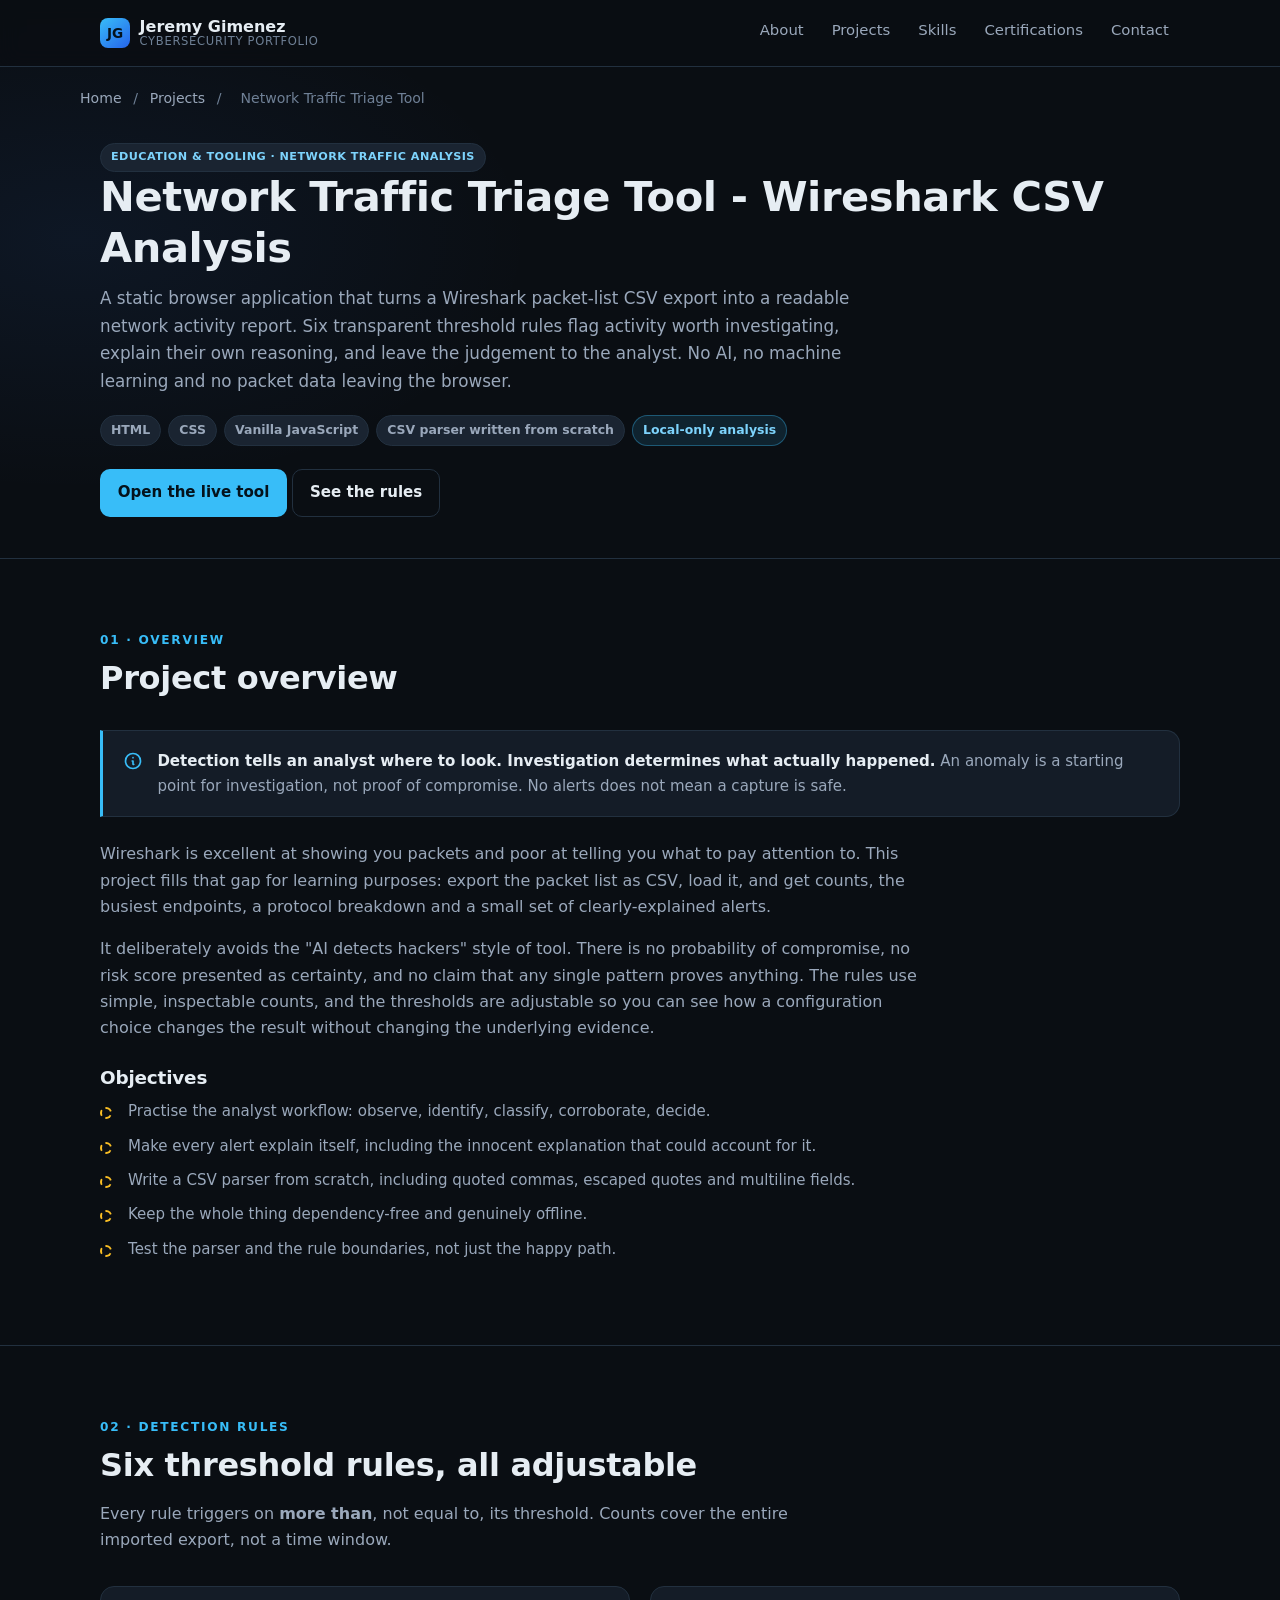
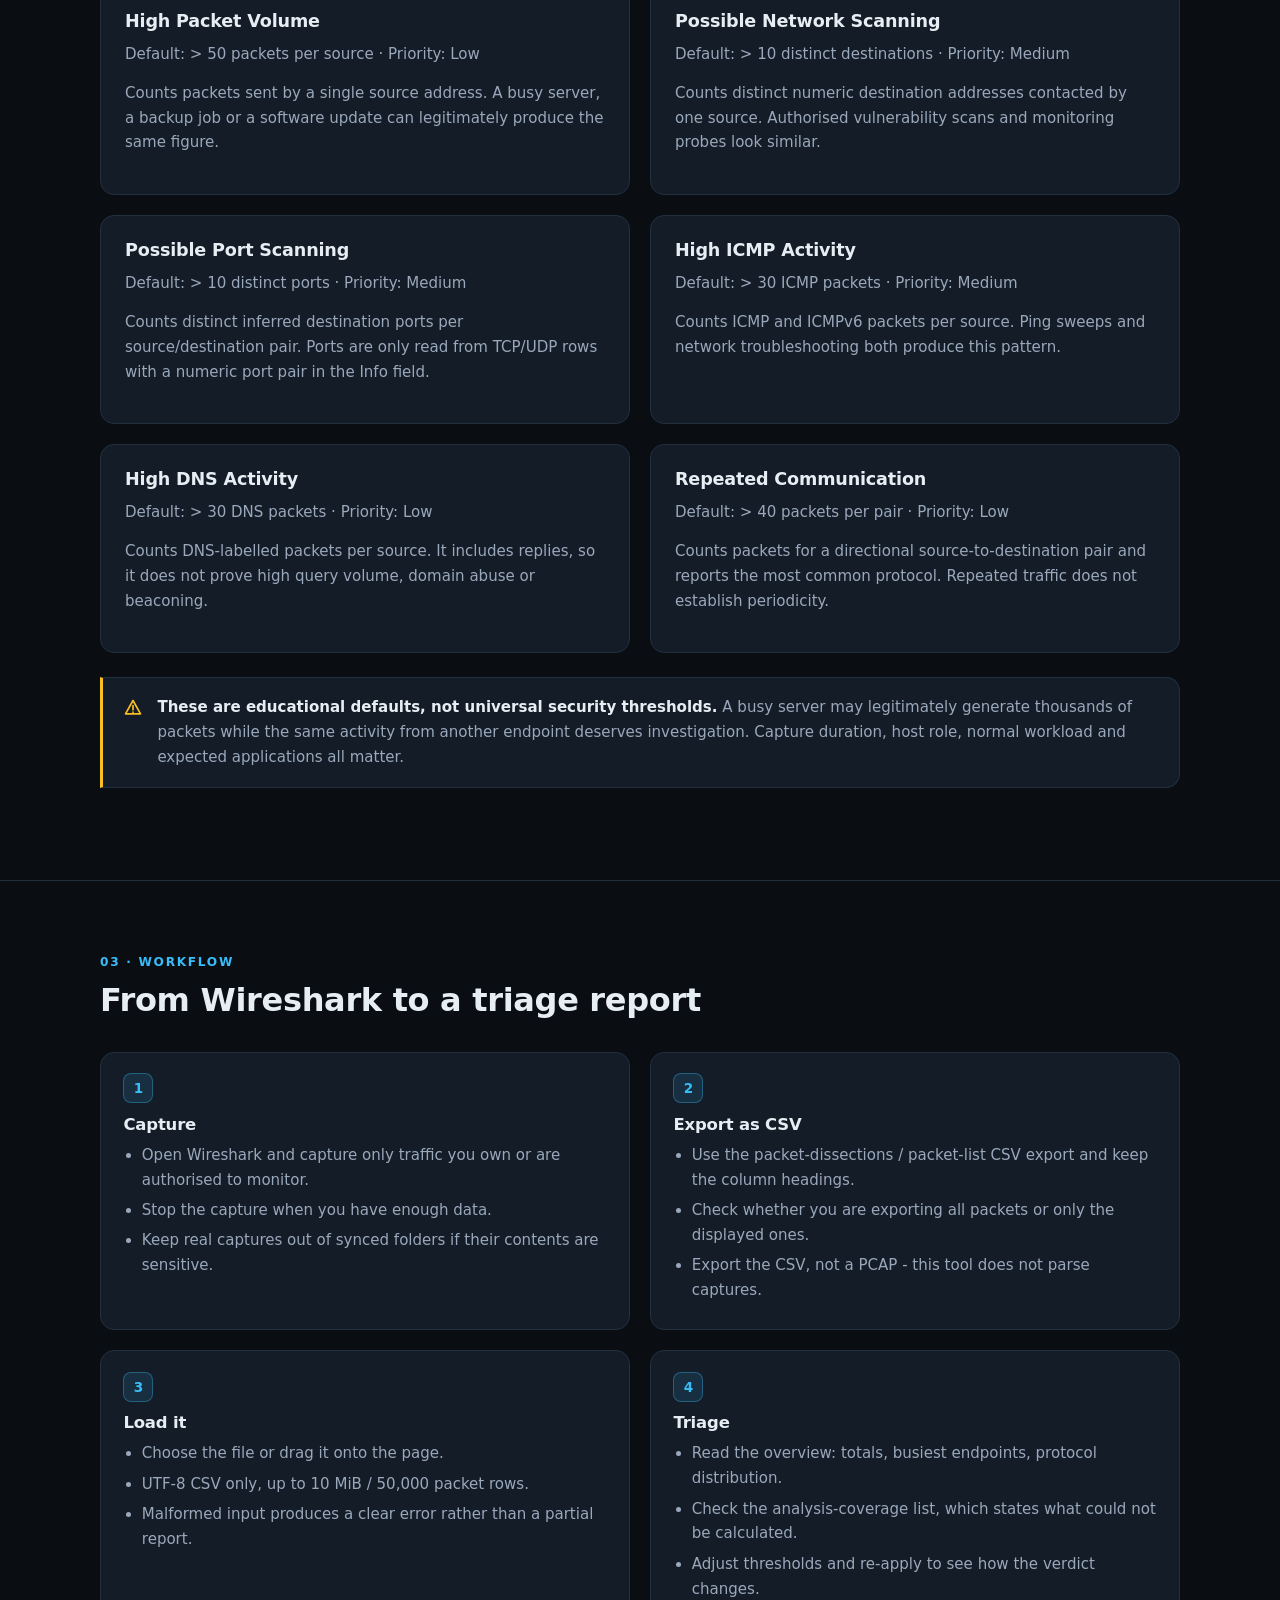
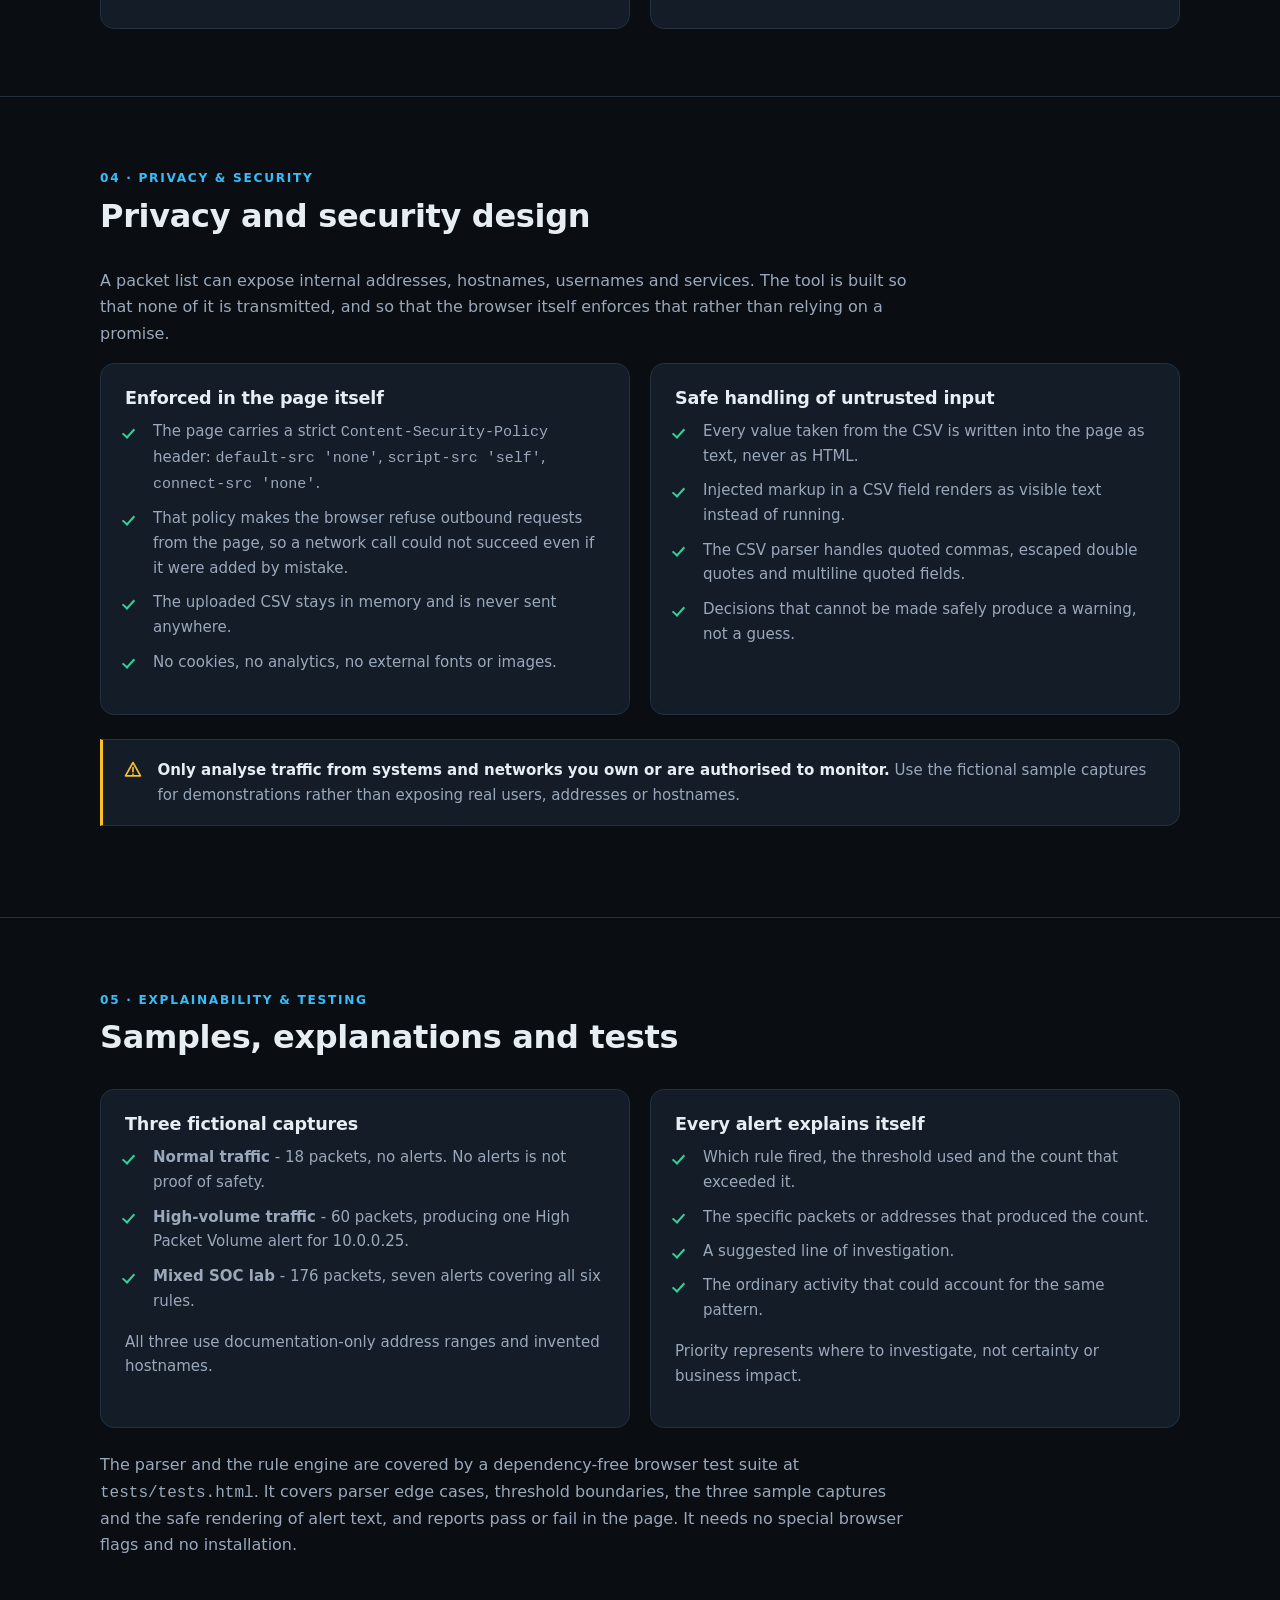
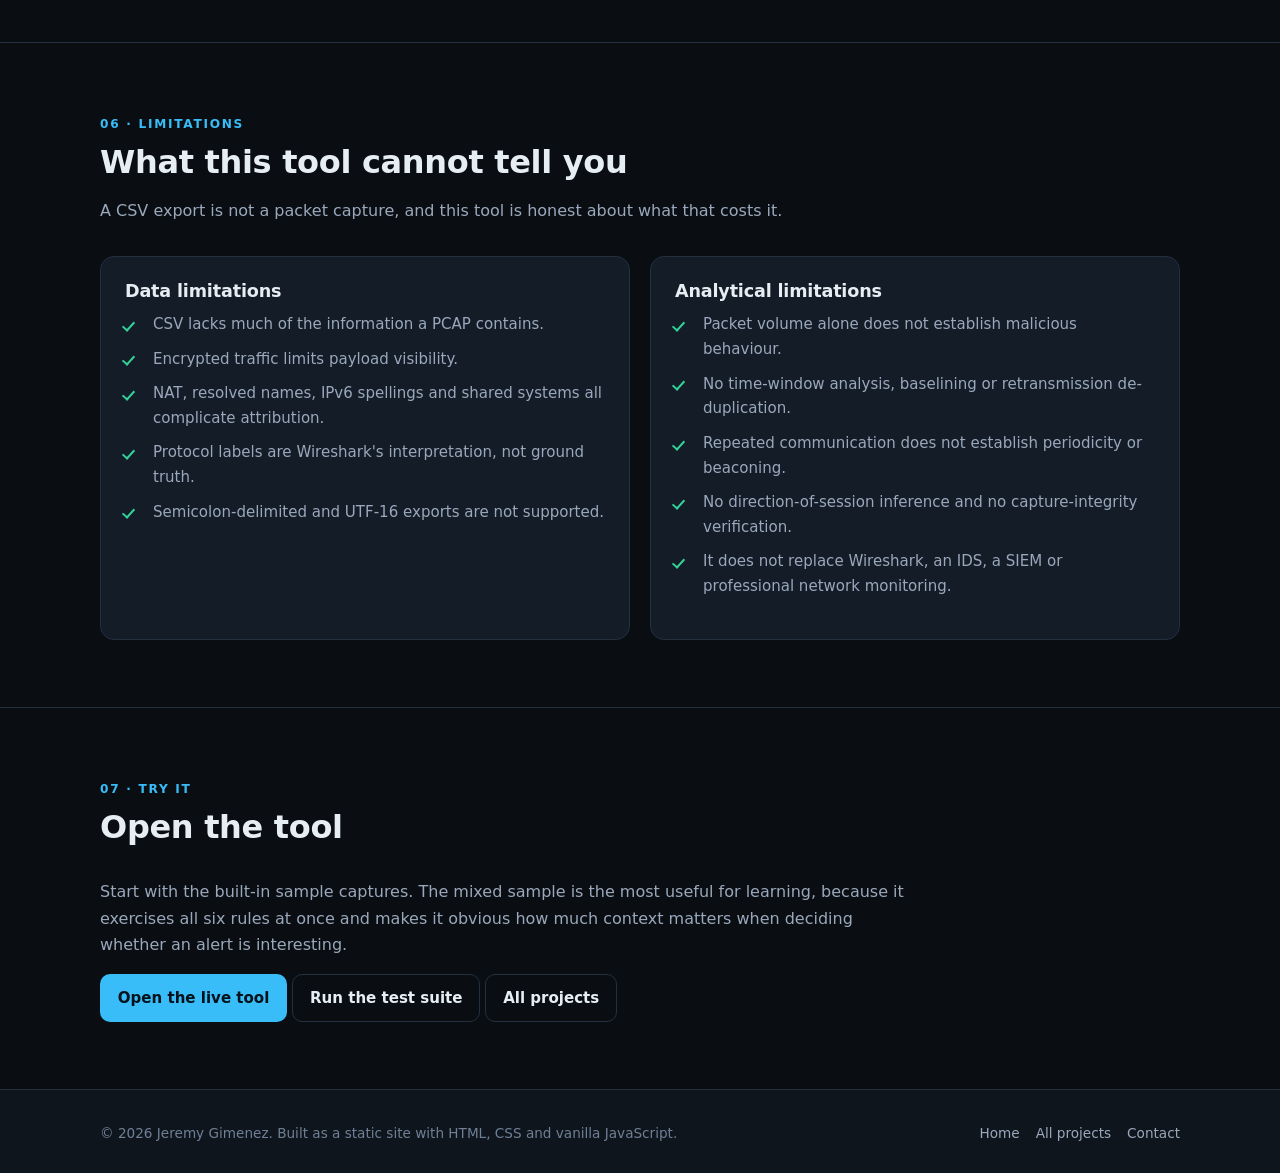
<file: projects/network-traffic-triage.html>
<!DOCTYPE html>
<!--
  ============================================================================
  PROJECT CASE STUDY - Network Traffic Triage Tool
  projects/network-traffic-triage.html
  ----------------------------------------------------------------------------
  Detailed write-up of the Wireshark CSV triage tool.
  The working application itself lives in projects/network-traffic-triage/.
  NOTE: this file lives in the /projects/ folder, so links to shared files start
  with "../" (e.g. ../css/styles.css).
  ============================================================================
-->
<html lang="en">
<head>
  <meta charset="utf-8">
  <meta name="viewport" content="width=device-width, initial-scale=1">

  <title>Network Traffic Triage Tool | Jeremy Gimenez</title>
  <meta name="description" content="An educational, dependency-free tool that turns a Wireshark packet-list CSV into an explainable network activity report using six transparent threshold rules and no AI.">
  <meta name="author" content="Jeremy Gimenez">
  <meta name="theme-color" content="#0a0e13">

  <meta property="og:type" content="article">
  <meta property="og:title" content="Network Traffic Triage Tool | Jeremy Gimenez">
  <meta property="og:description" content="Wireshark CSV in, explainable network triage report out. Six transparent threshold rules, adjustable settings, and analysis that never leaves the browser.">
  <meta property="og:image" content="../assets/favicon.svg">
  <meta name="twitter:card" content="summary_large_image">

  <link rel="icon" href="../assets/favicon.svg" type="image/svg+xml">
  <link rel="stylesheet" href="../css/styles.css">
</head>
<body>

  <a class="skip-link" href="#main">Skip to main content</a>

  <header class="site-header">
    <div class="wrap nav-bar">
      <a class="brand" href="../index.html">
        <span class="mark" aria-hidden="true">JG</span>
        <span class="who">
          <span>Jeremy Gimenez</span>
          <small>Cybersecurity Portfolio</small>
        </span>
      </a>
      <nav aria-label="Primary">
        <ul class="nav-links" id="primary-nav">
          <li><a href="../index.html#about">About</a></li>
          <li><a href="../index.html#projects">Projects</a></li>
          <li><a href="../index.html#skills">Skills</a></li>
          <li><a href="../index.html#certifications">Certifications</a></li>
          <li><a href="../index.html#contact">Contact</a></li>
        </ul>
      </nav>
    </div>
  </header>

  <main id="main">
    <div class="wrap breadcrumb">
      <a href="../index.html">Home</a>
      <span aria-hidden="true">/</span>
      <a href="../index.html#projects">Projects</a>
      <span aria-hidden="true">/</span>
      <span>Network Traffic Triage Tool</span>
    </div>

    <section class="project-hero">
      <div class="wrap">
        <span class="badge badge-domain">Education &amp; tooling · Network Traffic Analysis</span>
        <h1>Network Traffic Triage Tool - Wireshark CSV Analysis</h1>
        <p class="lede">
          A static browser application that turns a Wireshark packet-list CSV export into a
          readable network activity report. Six transparent threshold rules flag activity
          worth investigating, explain their own reasoning, and leave the judgement to the
          analyst. No AI, no machine learning and no packet data leaving the browser.
        </p>
        <div class="badges" aria-label="Technologies used">
          <span class="badge">HTML</span>
          <span class="badge">CSS</span>
          <span class="badge">Vanilla JavaScript</span>
          <span class="badge">CSV parser written from scratch</span>
          <span class="badge badge-accent">Local-only analysis</span>
        </div>

        <div class="card-actions" style="margin-top:1.4rem;">
          <a class="btn btn-primary" href="network-traffic-triage/index.html">Open the live tool</a>
          <a class="btn btn-ghost" href="#rules">See the rules</a>
        </div>
      </div>
    </section>

    <!-- ======================================================================
         01. OVERVIEW
         ====================================================================== -->
    <section id="overview">
      <div class="wrap">
        <div class="section-head">
          <span class="eyebrow">01 · Overview</span>
          <h2>Project overview</h2>
        </div>

        <div class="callout">
          <svg class="ico" viewBox="0 0 24 24" fill="none" stroke="currentColor" stroke-width="2" stroke-linecap="round" stroke-linejoin="round" aria-hidden="true"><circle cx="12" cy="12" r="9"/><path d="M12 8h.01M11 12h1v4h1"/></svg>
          <p><strong>Detection tells an analyst where to look. Investigation determines what actually happened.</strong> An anomaly is a starting point for investigation, not proof of compromise. No alerts does not mean a capture is safe.</p>
        </div>

        <div class="prose">
          <p>
            Wireshark is excellent at showing you packets and poor at telling you what to pay
            attention to. This project fills that gap for learning purposes: export the packet
            list as CSV, load it, and get counts, the busiest endpoints, a protocol breakdown
            and a small set of clearly-explained alerts.
          </p>
          <p>
            It deliberately avoids the "AI detects hackers" style of tool. There is no
            probability of compromise, no risk score presented as certainty, and no claim that
            any single pattern proves anything. The rules use simple, inspectable counts, and
            the thresholds are adjustable so you can see how a configuration choice changes the
            result without changing the underlying evidence.
          </p>

          <h3>Objectives</h3>
          <ul class="plan-list">
            <li>Practise the analyst workflow: observe, identify, classify, corroborate, decide.</li>
            <li>Make every alert explain itself, including the innocent explanation that could account for it.</li>
            <li>Write a CSV parser from scratch, including quoted commas, escaped quotes and multiline fields.</li>
            <li>Keep the whole thing dependency-free and genuinely offline.</li>
            <li>Test the parser and the rule boundaries, not just the happy path.</li>
          </ul>
        </div>
      </div>
    </section>

    <!-- ======================================================================
         02. THE RULES
         ====================================================================== -->
    <section id="rules">
      <div class="wrap">
        <div class="section-head">
          <span class="eyebrow">02 · Detection rules</span>
          <h2>Six threshold rules, all adjustable</h2>
          <p>Every rule triggers on <strong>more than</strong>, not equal to, its threshold. Counts cover the entire imported export, not a time window.</p>
        </div>

        <div class="grid grid-2">
          <div class="card">
            <h3>High Packet Volume</h3>
            <p class="meta-line">Default: &gt; 50 packets per source · Priority: Low</p>
            <p>Counts packets sent by a single source address. A busy server, a backup job or a software update can legitimately produce the same figure.</p>
          </div>
          <div class="card">
            <h3>Possible Network Scanning</h3>
            <p class="meta-line">Default: &gt; 10 distinct destinations · Priority: Medium</p>
            <p>Counts distinct numeric destination addresses contacted by one source. Authorised vulnerability scans and monitoring probes look similar.</p>
          </div>
          <div class="card">
            <h3>Possible Port Scanning</h3>
            <p class="meta-line">Default: &gt; 10 distinct ports · Priority: Medium</p>
            <p>Counts distinct inferred destination ports per source/destination pair. Ports are only read from TCP/UDP rows with a numeric port pair in the Info field.</p>
          </div>
          <div class="card">
            <h3>High ICMP Activity</h3>
            <p class="meta-line">Default: &gt; 30 ICMP packets · Priority: Medium</p>
            <p>Counts ICMP and ICMPv6 packets per source. Ping sweeps and network troubleshooting both produce this pattern.</p>
          </div>
          <div class="card">
            <h3>High DNS Activity</h3>
            <p class="meta-line">Default: &gt; 30 DNS packets · Priority: Low</p>
            <p>Counts DNS-labelled packets per source. It includes replies, so it does not prove high query volume, domain abuse or beaconing.</p>
          </div>
          <div class="card">
            <h3>Repeated Communication</h3>
            <p class="meta-line">Default: &gt; 40 packets per pair · Priority: Low</p>
            <p>Counts packets for a directional source-to-destination pair and reports the most common protocol. Repeated traffic does not establish periodicity.</p>
          </div>
        </div>

        <div class="callout warn" style="margin-top:1.5rem;">
          <svg class="ico" viewBox="0 0 24 24" fill="none" stroke="currentColor" stroke-width="2" stroke-linecap="round" stroke-linejoin="round" aria-hidden="true"><path d="M12 3l9 16H3z"/><path d="M12 9v5M12 17h.01"/></svg>
          <p><strong>These are educational defaults, not universal security thresholds.</strong> A busy server may legitimately generate thousands of packets while the same activity from another endpoint deserves investigation. Capture duration, host role, normal workload and expected applications all matter.</p>
        </div>
      </div>
    </section>

    <!-- ======================================================================
         03. WORKFLOW
         ====================================================================== -->
    <section id="workflow">
      <div class="wrap">
        <div class="section-head">
          <span class="eyebrow">03 · Workflow</span>
          <h2>From Wireshark to a triage report</h2>
        </div>

        <div class="grid grid-2">
          <div class="phase">
            <span class="phase-num">1</span>
            <h3>Capture</h3>
            <ul>
              <li>Open Wireshark and capture only traffic you own or are authorised to monitor.</li>
              <li>Stop the capture when you have enough data.</li>
              <li>Keep real captures out of synced folders if their contents are sensitive.</li>
            </ul>
          </div>
          <div class="phase">
            <span class="phase-num">2</span>
            <h3>Export as CSV</h3>
            <ul>
              <li>Use the packet-dissections / packet-list CSV export and keep the column headings.</li>
              <li>Check whether you are exporting all packets or only the displayed ones.</li>
              <li>Export the CSV, not a PCAP - this tool does not parse captures.</li>
            </ul>
          </div>
          <div class="phase">
            <span class="phase-num">3</span>
            <h3>Load it</h3>
            <ul>
              <li>Choose the file or drag it onto the page.</li>
              <li>UTF-8 CSV only, up to 10 MiB / 50,000 packet rows.</li>
              <li>Malformed input produces a clear error rather than a partial report.</li>
            </ul>
          </div>
          <div class="phase">
            <span class="phase-num">4</span>
            <h3>Triage</h3>
            <ul>
              <li>Read the overview: totals, busiest endpoints, protocol distribution.</li>
              <li>Check the analysis-coverage list, which states what could not be calculated.</li>
              <li>Adjust thresholds and re-apply to see how the verdict changes.</li>
            </ul>
          </div>
        </div>
      </div>
    </section>

    <!-- ======================================================================
         04. PRIVACY AND SECURITY
         ====================================================================== -->
    <section id="privacy">
      <div class="wrap">
        <div class="section-head">
          <span class="eyebrow">04 · Privacy &amp; security</span>
          <h2>Privacy and security design</h2>
        </div>

        <div class="prose">
          <p>
            A packet list can expose internal addresses, hostnames, usernames and services. The
            tool is built so that none of it is transmitted, and so that the browser itself
            enforces that rather than relying on a promise.
          </p>
        </div>

        <div class="grid grid-2">
          <div class="card">
            <h3>Enforced in the page itself</h3>
            <ul class="check-list">
              <li>The page carries a strict <code>Content-Security-Policy</code> header: <code>default-src 'none'</code>, <code>script-src 'self'</code>, <code>connect-src 'none'</code>.</li>
              <li>That policy makes the browser refuse outbound requests from the page, so a network call could not succeed even if it were added by mistake.</li>
              <li>The uploaded CSV stays in memory and is never sent anywhere.</li>
              <li>No cookies, no analytics, no external fonts or images.</li>
            </ul>
          </div>
          <div class="card">
            <h3>Safe handling of untrusted input</h3>
            <ul class="check-list">
              <li>Every value taken from the CSV is written into the page as text, never as HTML.</li>
              <li>Injected markup in a CSV field renders as visible text instead of running.</li>
              <li>The CSV parser handles quoted commas, escaped double quotes and multiline quoted fields.</li>
              <li>Decisions that cannot be made safely produce a warning, not a guess.</li>
            </ul>
          </div>
        </div>

        <div class="callout warn" style="margin-top:1.5rem;">
          <svg class="ico" viewBox="0 0 24 24" fill="none" stroke="currentColor" stroke-width="2" stroke-linecap="round" stroke-linejoin="round" aria-hidden="true"><path d="M12 3l9 16H3z"/><path d="M12 9v5M12 17h.01"/></svg>
          <p><strong>Only analyse traffic from systems and networks you own or are authorised to monitor.</strong> Use the fictional sample captures for demonstrations rather than exposing real users, addresses or hostnames.</p>
        </div>
      </div>
    </section>

    <!-- ======================================================================
         05. SAMPLES, EXPLAINABILITY AND TESTING
         ====================================================================== -->
    <section id="testing">
      <div class="wrap">
        <div class="section-head">
          <span class="eyebrow">05 · Explainability &amp; testing</span>
          <h2>Samples, explanations and tests</h2>
        </div>

        <div class="grid grid-2">
          <div class="card">
            <h3>Three fictional captures</h3>
            <ul class="check-list">
              <li><strong>Normal traffic</strong> - 18 packets, no alerts. No alerts is not proof of safety.</li>
              <li><strong>High-volume traffic</strong> - 60 packets, producing one High Packet Volume alert for 10.0.0.25.</li>
              <li><strong>Mixed SOC lab</strong> - 176 packets, seven alerts covering all six rules.</li>
            </ul>
            <p class="meta-line" style="margin-top:0.9rem;">All three use documentation-only address ranges and invented hostnames.</p>
          </div>

          <div class="card">
            <h3>Every alert explains itself</h3>
            <ul class="check-list">
              <li>Which rule fired, the threshold used and the count that exceeded it.</li>
              <li>The specific packets or addresses that produced the count.</li>
              <li>A suggested line of investigation.</li>
              <li>The ordinary activity that could account for the same pattern.</li>
            </ul>
            <p class="meta-line" style="margin-top:0.9rem;">Priority represents where to investigate, not certainty or business impact.</p>
          </div>
        </div>

        <div class="prose" style="margin-top:1.5rem;">
          <p>
            The parser and the rule engine are covered by a dependency-free browser test suite at
            <code>tests/tests.html</code>. It covers parser edge cases, threshold boundaries, the
            three sample captures and the safe rendering of alert text, and reports pass or fail
            in the page. It needs no special browser flags and no installation.
          </p>
        </div>
      </div>
    </section>

    <!-- ======================================================================
         06. LIMITATIONS
         ====================================================================== -->
    <section id="limitations">
      <div class="wrap">
        <div class="section-head">
          <span class="eyebrow">06 · Limitations</span>
          <h2>What this tool cannot tell you</h2>
          <p>A CSV export is not a packet capture, and this tool is honest about what that costs it.</p>
        </div>

        <div class="grid grid-2">
          <div class="card">
            <h3>Data limitations</h3>
            <ul class="check-list">
              <li>CSV lacks much of the information a PCAP contains.</li>
              <li>Encrypted traffic limits payload visibility.</li>
              <li>NAT, resolved names, IPv6 spellings and shared systems all complicate attribution.</li>
              <li>Protocol labels are Wireshark's interpretation, not ground truth.</li>
              <li>Semicolon-delimited and UTF-16 exports are not supported.</li>
            </ul>
          </div>
          <div class="card">
            <h3>Analytical limitations</h3>
            <ul class="check-list">
              <li>Packet volume alone does not establish malicious behaviour.</li>
              <li>No time-window analysis, baselining or retransmission de-duplication.</li>
              <li>Repeated communication does not establish periodicity or beaconing.</li>
              <li>No direction-of-session inference and no capture-integrity verification.</li>
              <li>It does not replace Wireshark, an IDS, a SIEM or professional network monitoring.</li>
            </ul>
          </div>
        </div>
      </div>
    </section>

    <!-- ======================================================================
         07. TRY IT
         ====================================================================== -->
    <section id="try-it">
      <div class="wrap">
        <div class="section-head">
          <span class="eyebrow">07 · Try it</span>
          <h2>Open the tool</h2>
        </div>

        <div class="prose">
          <p>
            Start with the built-in sample captures. The mixed sample is the most useful for
            learning, because it exercises all six rules at once and makes it obvious how much
            context matters when deciding whether an alert is interesting.
          </p>
        </div>

        <div class="card-actions">
          <a class="btn btn-primary" href="network-traffic-triage/index.html">Open the live tool</a>
          <a class="btn btn-ghost" href="network-traffic-triage/tests/tests.html">Run the test suite</a>
          <a class="btn btn-ghost" href="../index.html#projects">All projects</a>
        </div>
      </div>
    </section>

  </main>

  <footer class="site-footer">
    <div class="wrap">
      <p>&copy; <span id="year">2026</span> Jeremy Gimenez. Built as a static site with HTML, CSS and vanilla JavaScript.</p>
      <nav aria-label="Footer">
        <a href="../index.html">Home</a>
        <a href="../index.html#projects">All projects</a>
        <a href="../index.html#contact">Contact</a>
      </nav>
    </div>
  </footer>

  <script src="../js/script.js"></script>
</body>
</html>
</file>
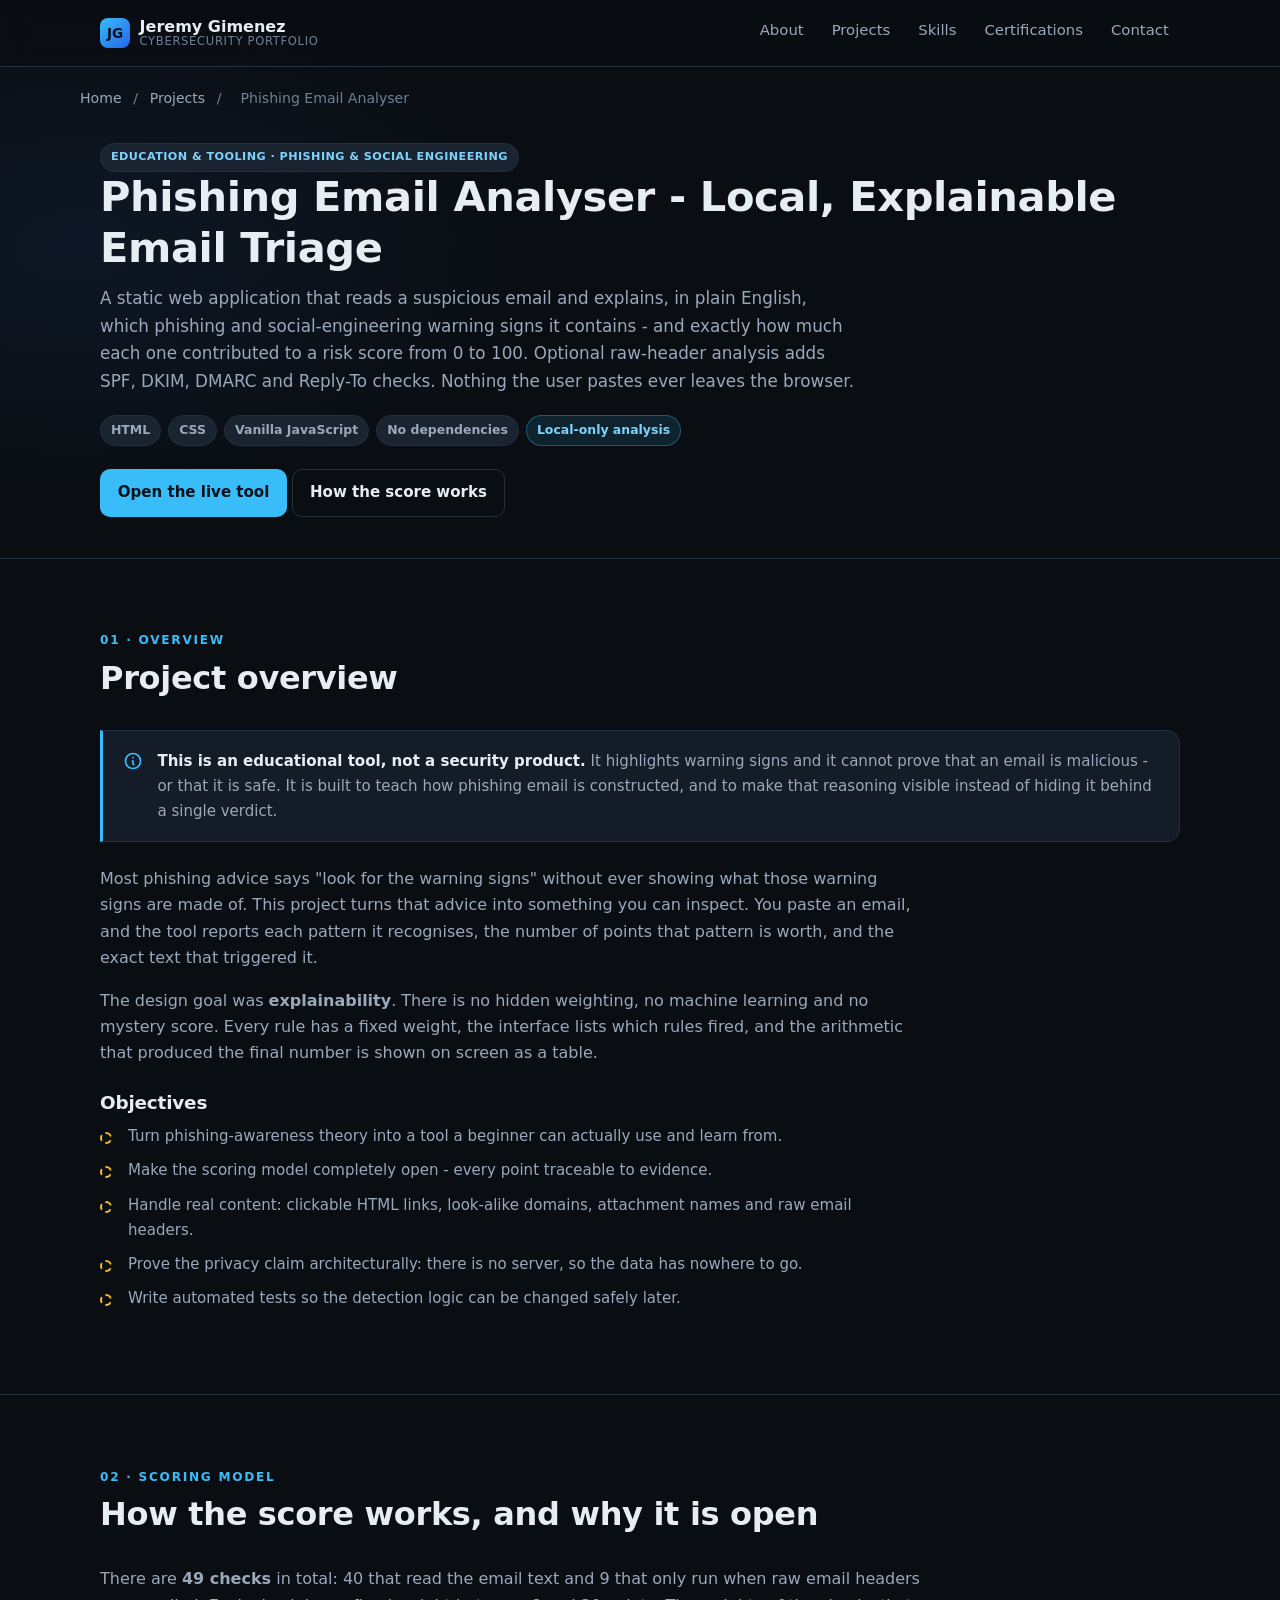
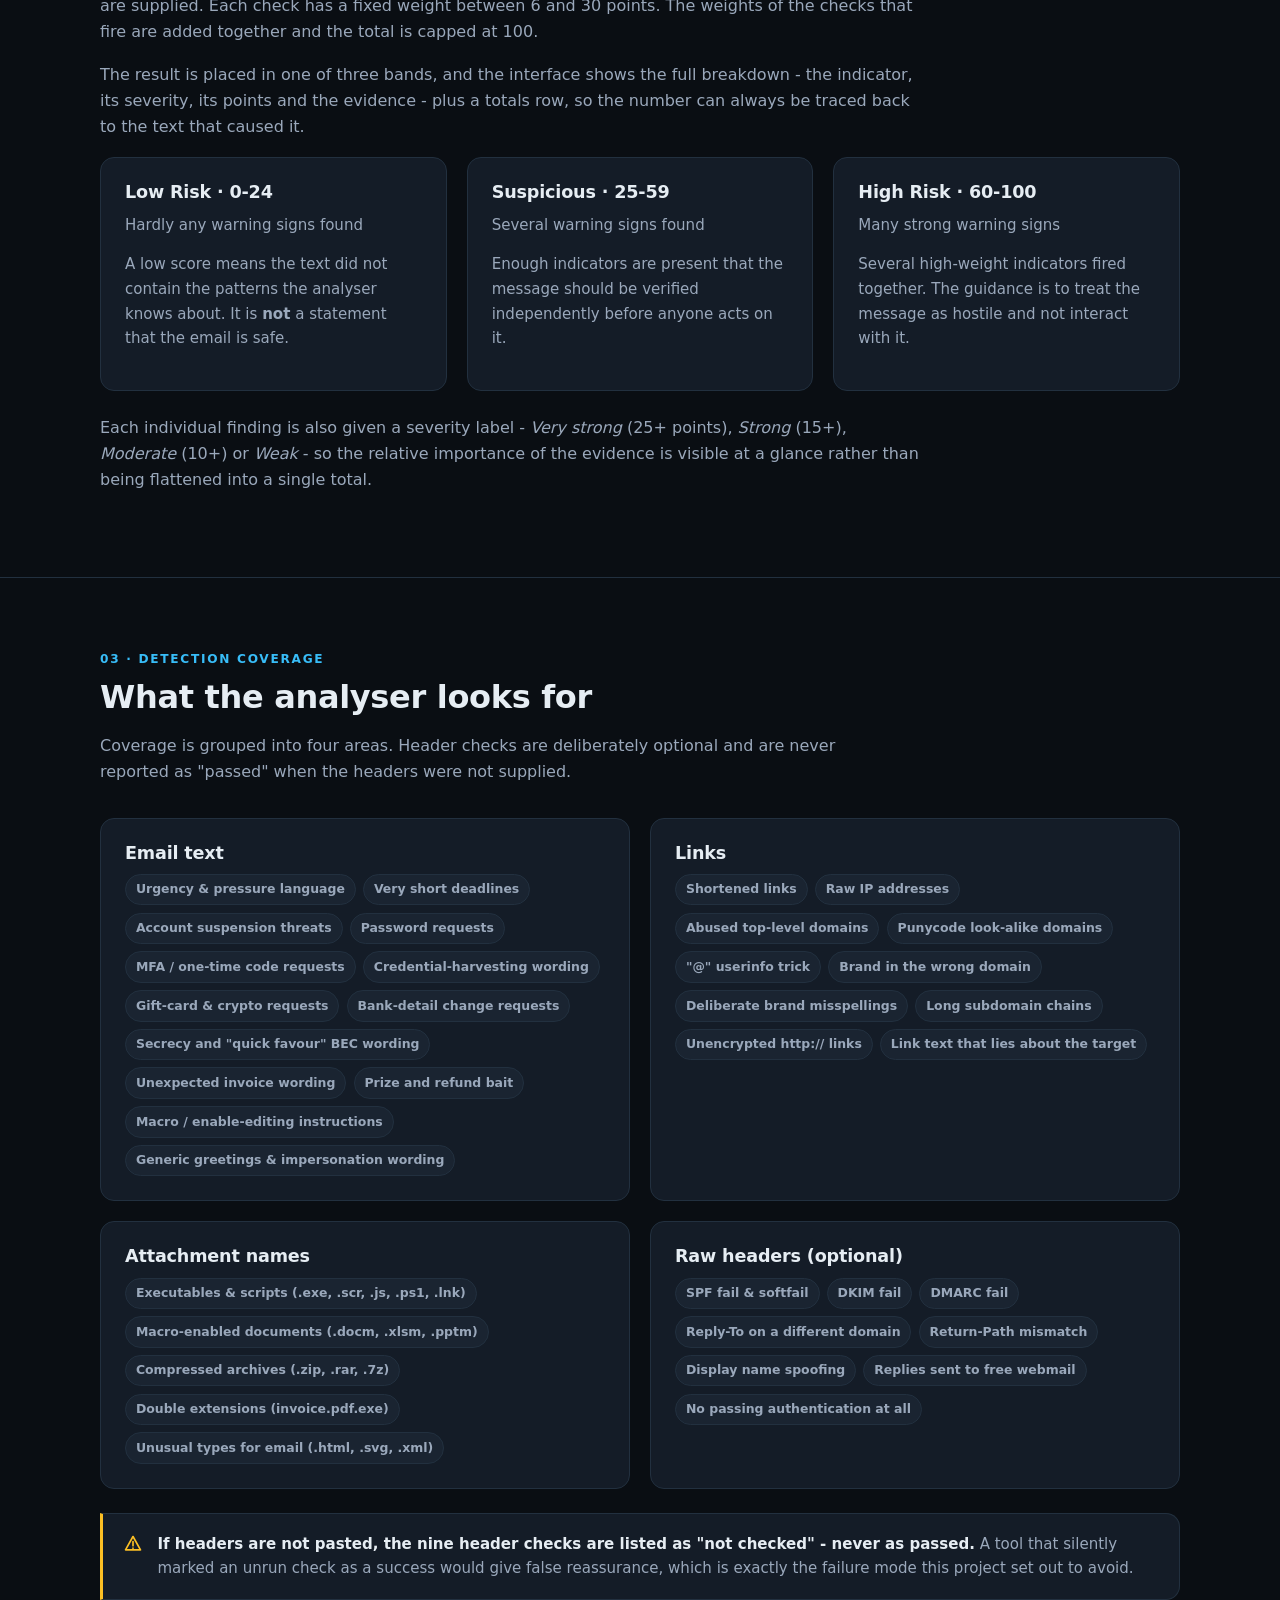
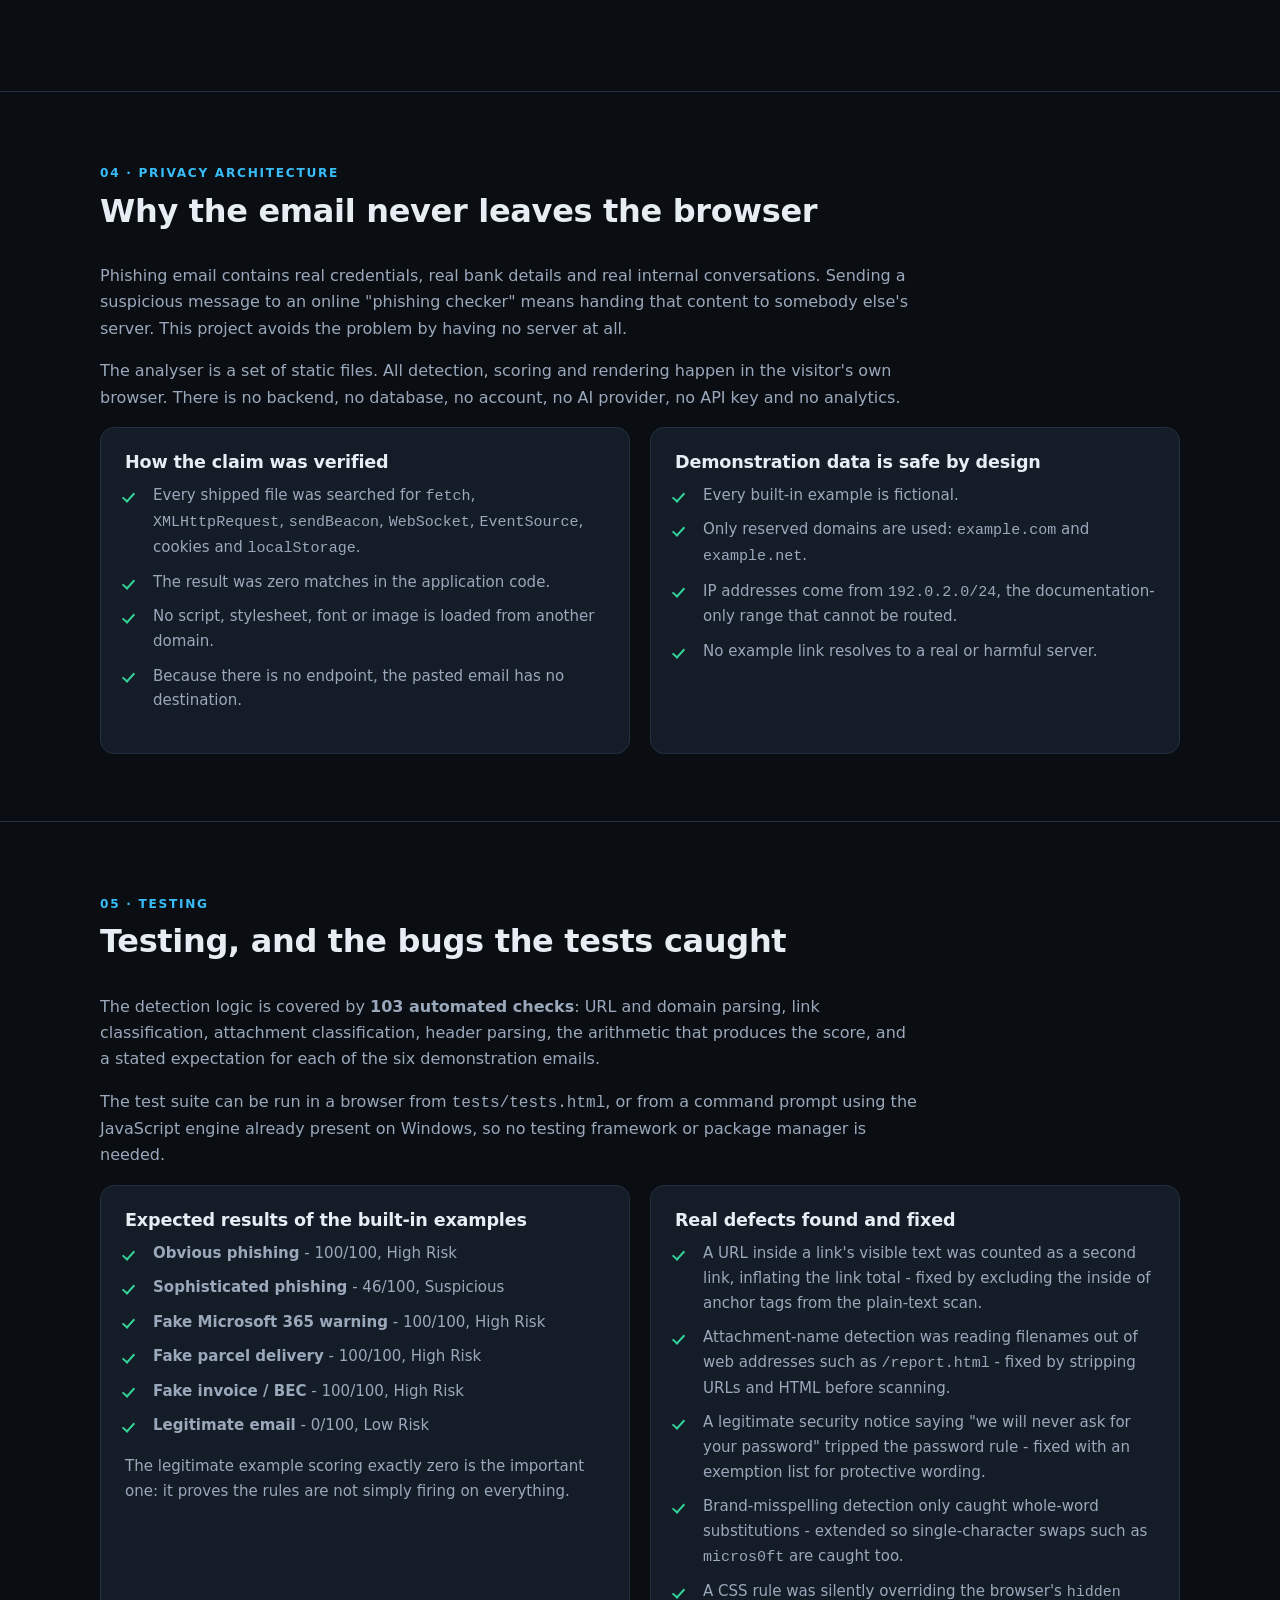
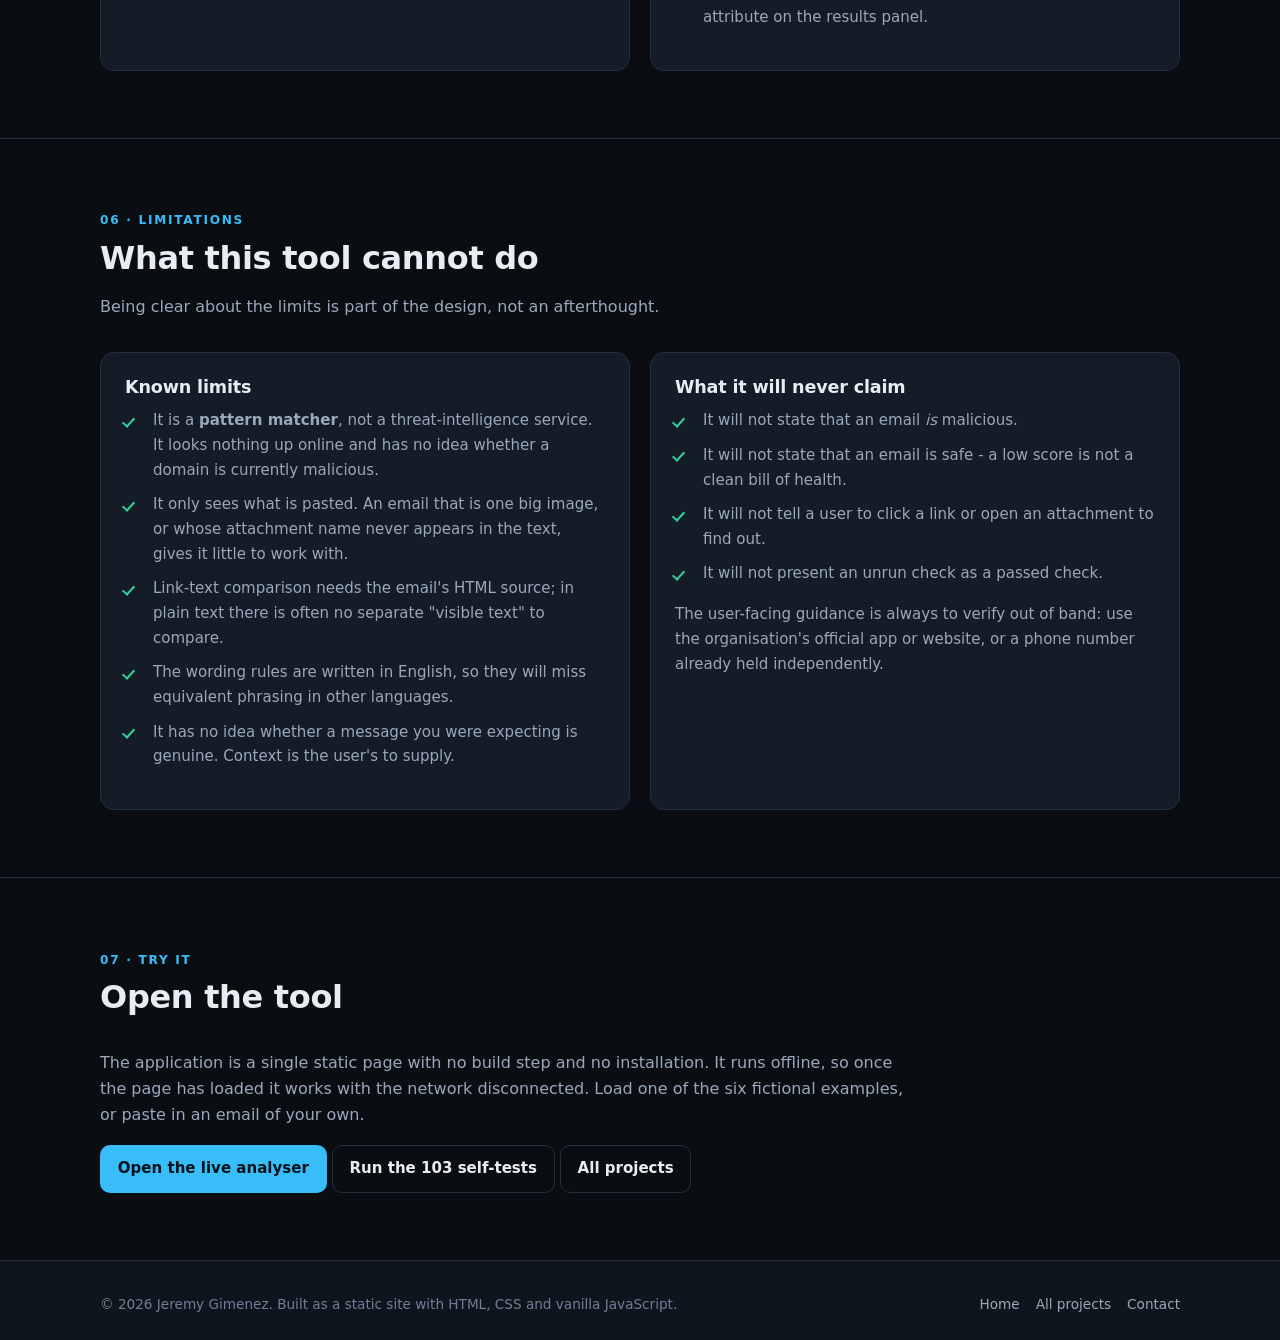
<file: projects/phishing-email-analyser.html>
<!DOCTYPE html>
<!--
  ============================================================================
  PROJECT CASE STUDY - Phishing Email Analyser
  projects/phishing-email-analyser.html
  ----------------------------------------------------------------------------
  Detailed write-up of the phishing email analyser project.
  The working application itself lives in projects/phishing-email-analyser/.
  NOTE: this file lives in the /projects/ folder, so links to shared files start
  with "../" (e.g. ../css/styles.css).
  ============================================================================
-->
<html lang="en">
<head>
  <meta charset="utf-8">
  <meta name="viewport" content="width=device-width, initial-scale=1">

  <title>Phishing Email Analyser | Jeremy Gimenez</title>
  <meta name="description" content="A privacy-first phishing email triage tool: 49 explainable warning-sign checks, an open score from 0 to 100, optional SPF/DKIM/DMARC header analysis, and analysis that never leaves the browser.">
  <meta name="author" content="Jeremy Gimenez">
  <meta name="theme-color" content="#0a0e13">

  <meta property="og:type" content="article">
  <meta property="og:title" content="Phishing Email Analyser | Jeremy Gimenez">
  <meta property="og:description" content="An explainable phishing email triage tool that runs entirely in the browser: 49 checks, an open scoring model and optional email header authentication analysis.">
  <meta property="og:image" content="../assets/favicon.svg">
  <meta name="twitter:card" content="summary_large_image">

  <link rel="icon" href="../assets/favicon.svg" type="image/svg+xml">
  <link rel="stylesheet" href="../css/styles.css">
</head>
<body>

  <a class="skip-link" href="#main">Skip to main content</a>

  <header class="site-header">
    <div class="wrap nav-bar">
      <a class="brand" href="../index.html">
        <span class="mark" aria-hidden="true">JG</span>
        <span class="who">
          <span>Jeremy Gimenez</span>
          <small>Cybersecurity Portfolio</small>
        </span>
      </a>
      <nav aria-label="Primary">
        <ul class="nav-links" id="primary-nav">
          <li><a href="../index.html#about">About</a></li>
          <li><a href="../index.html#projects">Projects</a></li>
          <li><a href="../index.html#skills">Skills</a></li>
          <li><a href="../index.html#certifications">Certifications</a></li>
          <li><a href="../index.html#contact">Contact</a></li>
        </ul>
      </nav>
    </div>
  </header>

  <main id="main">
    <div class="wrap breadcrumb">
      <a href="../index.html">Home</a>
      <span aria-hidden="true">/</span>
      <a href="../index.html#projects">Projects</a>
      <span aria-hidden="true">/</span>
      <span>Phishing Email Analyser</span>
    </div>

    <section class="project-hero">
      <div class="wrap">
        <span class="badge badge-domain">Education &amp; tooling · Phishing &amp; Social Engineering</span>
        <h1>Phishing Email Analyser - Local, Explainable Email Triage</h1>
        <p class="lede">
          A static web application that reads a suspicious email and explains, in plain
          English, which phishing and social-engineering warning signs it contains - and
          exactly how much each one contributed to a risk score from 0 to 100. Optional
          raw-header analysis adds SPF, DKIM, DMARC and Reply-To checks. Nothing the user
          pastes ever leaves the browser.
        </p>
        <div class="badges" aria-label="Technologies used">
          <span class="badge">HTML</span>
          <span class="badge">CSS</span>
          <span class="badge">Vanilla JavaScript</span>
          <span class="badge">No dependencies</span>
          <span class="badge badge-accent">Local-only analysis</span>
        </div>

        <div class="card-actions" style="margin-top:1.4rem;">
          <a class="btn btn-primary" href="phishing-email-analyser/index.html">Open the live tool</a>
          <a class="btn btn-ghost" href="#scoring">How the score works</a>
        </div>
      </div>
    </section>

    <!-- ======================================================================
         01. PROJECT OVERVIEW
         ====================================================================== -->
    <section id="overview">
      <div class="wrap">
        <div class="section-head">
          <span class="eyebrow">01 · Overview</span>
          <h2>Project overview</h2>
        </div>

        <div class="callout">
          <svg class="ico" viewBox="0 0 24 24" fill="none" stroke="currentColor" stroke-width="2" stroke-linecap="round" stroke-linejoin="round" aria-hidden="true"><circle cx="12" cy="12" r="9"/><path d="M12 8h.01M11 12h1v4h1"/></svg>
          <p><strong>This is an educational tool, not a security product.</strong> It highlights warning signs and it cannot prove that an email is malicious - or that it is safe. It is built to teach how phishing email is constructed, and to make that reasoning visible instead of hiding it behind a single verdict.</p>
        </div>

        <div class="prose">
          <p>
            Most phishing advice says "look for the warning signs" without ever showing what
            those warning signs are made of. This project turns that advice into something
            you can inspect. You paste an email, and the tool reports each pattern it
            recognises, the number of points that pattern is worth, and the exact text that
            triggered it.
          </p>
          <p>
            The design goal was <strong>explainability</strong>. There is no hidden weighting,
            no machine learning and no mystery score. Every rule has a fixed weight, the
            interface lists which rules fired, and the arithmetic that produced the final
            number is shown on screen as a table.
          </p>

          <h3>Objectives</h3>
          <ul class="plan-list">
            <li>Turn phishing-awareness theory into a tool a beginner can actually use and learn from.</li>
            <li>Make the scoring model completely open - every point traceable to evidence.</li>
            <li>Handle real content: clickable HTML links, look-alike domains, attachment names and raw email headers.</li>
            <li>Prove the privacy claim architecturally: there is no server, so the data has nowhere to go.</li>
            <li>Write automated tests so the detection logic can be changed safely later.</li>
          </ul>
        </div>
      </div>
    </section>

    <!-- ======================================================================
         02. HOW THE SCORE WORKS
         ====================================================================== -->
    <section id="scoring">
      <div class="wrap">
        <div class="section-head">
          <span class="eyebrow">02 · Scoring model</span>
          <h2>How the score works, and why it is open</h2>
        </div>

        <div class="prose">
          <p>
            There are <strong>49 checks</strong> in total: 40 that read the email text and 9
            that only run when raw email headers are supplied. Each check has a fixed weight
            between 6 and 30 points. The weights of the checks that fire are added together
            and the total is capped at 100.
          </p>
          <p>
            The result is placed in one of three bands, and the interface shows the full
            breakdown - the indicator, its severity, its points and the evidence - plus a
            totals row, so the number can always be traced back to the text that caused it.
          </p>
        </div>

        <div class="grid grid-3">
          <div class="card">
            <h3>Low Risk · 0-24</h3>
            <p class="meta-line">Hardly any warning signs found</p>
            <p>A low score means the text did not contain the patterns the analyser knows about. It is <strong>not</strong> a statement that the email is safe.</p>
          </div>
          <div class="card">
            <h3>Suspicious · 25-59</h3>
            <p class="meta-line">Several warning signs found</p>
            <p>Enough indicators are present that the message should be verified independently before anyone acts on it.</p>
          </div>
          <div class="card">
            <h3>High Risk · 60-100</h3>
            <p class="meta-line">Many strong warning signs</p>
            <p>Several high-weight indicators fired together. The guidance is to treat the message as hostile and not interact with it.</p>
          </div>
        </div>

        <div class="prose" style="margin-top:1.5rem;">
          <p>
            Each individual finding is also given a severity label - <em>Very strong</em> (25+
            points), <em>Strong</em> (15+), <em>Moderate</em> (10+) or <em>Weak</em> - so the
            relative importance of the evidence is visible at a glance rather than being
            flattened into a single total.
          </p>
        </div>
      </div>
    </section>

    <!-- ======================================================================
         03. WHAT IT CHECKS
         ====================================================================== -->
    <section id="detections">
      <div class="wrap">
        <div class="section-head">
          <span class="eyebrow">03 · Detection coverage</span>
          <h2>What the analyser looks for</h2>
          <p>Coverage is grouped into four areas. Header checks are deliberately optional and are never reported as "passed" when the headers were not supplied.</p>
        </div>

        <div class="grid grid-2">
          <div class="card">
            <h3>Email text</h3>
            <div class="badges stack">
              <span class="badge">Urgency &amp; pressure language</span>
              <span class="badge">Very short deadlines</span>
              <span class="badge">Account suspension threats</span>
              <span class="badge">Password requests</span>
              <span class="badge">MFA / one-time code requests</span>
              <span class="badge">Credential-harvesting wording</span>
              <span class="badge">Gift-card &amp; crypto requests</span>
              <span class="badge">Bank-detail change requests</span>
              <span class="badge">Secrecy and "quick favour" BEC wording</span>
              <span class="badge">Unexpected invoice wording</span>
              <span class="badge">Prize and refund bait</span>
              <span class="badge">Macro / enable-editing instructions</span>
              <span class="badge">Generic greetings &amp; impersonation wording</span>
            </div>
          </div>

          <div class="card">
            <h3>Links</h3>
            <div class="badges stack">
              <span class="badge">Shortened links</span>
              <span class="badge">Raw IP addresses</span>
              <span class="badge">Abused top-level domains</span>
              <span class="badge">Punycode look-alike domains</span>
              <span class="badge">"@" userinfo trick</span>
              <span class="badge">Brand in the wrong domain</span>
              <span class="badge">Deliberate brand misspellings</span>
              <span class="badge">Long subdomain chains</span>
              <span class="badge">Unencrypted http:// links</span>
              <span class="badge">Link text that lies about the target</span>
            </div>
          </div>

          <div class="card">
            <h3>Attachment names</h3>
            <div class="badges stack">
              <span class="badge">Executables &amp; scripts (.exe, .scr, .js, .ps1, .lnk)</span>
              <span class="badge">Macro-enabled documents (.docm, .xlsm, .pptm)</span>
              <span class="badge">Compressed archives (.zip, .rar, .7z)</span>
              <span class="badge">Double extensions (invoice.pdf.exe)</span>
              <span class="badge">Unusual types for email (.html, .svg, .xml)</span>
            </div>
          </div>

          <div class="card">
            <h3>Raw headers (optional)</h3>
            <div class="badges stack">
              <span class="badge">SPF fail &amp; softfail</span>
              <span class="badge">DKIM fail</span>
              <span class="badge">DMARC fail</span>
              <span class="badge">Reply-To on a different domain</span>
              <span class="badge">Return-Path mismatch</span>
              <span class="badge">Display name spoofing</span>
              <span class="badge">Replies sent to free webmail</span>
              <span class="badge">No passing authentication at all</span>
            </div>
          </div>
        </div>

        <div class="callout warn" style="margin-top:1.5rem;">
          <svg class="ico" viewBox="0 0 24 24" fill="none" stroke="currentColor" stroke-width="2" stroke-linecap="round" stroke-linejoin="round" aria-hidden="true"><path d="M12 3l9 16H3z"/><path d="M12 9v5M12 17h.01"/></svg>
          <p><strong>If headers are not pasted, the nine header checks are listed as "not checked" - never as passed.</strong> A tool that silently marked an unrun check as a success would give false reassurance, which is exactly the failure mode this project set out to avoid.</p>
        </div>
      </div>
    </section>

    <!-- ======================================================================
         04. PRIVACY
         ====================================================================== -->
    <section id="privacy">
      <div class="wrap">
        <div class="section-head">
          <span class="eyebrow">04 · Privacy architecture</span>
          <h2>Why the email never leaves the browser</h2>
        </div>

        <div class="prose">
          <p>
            Phishing email contains real credentials, real bank details and real internal
            conversations. Sending a suspicious message to an online "phishing checker"
            means handing that content to somebody else's server. This project avoids the
            problem by having no server at all.
          </p>
          <p>
            The analyser is a set of static files. All detection, scoring and rendering happen
            in the visitor's own browser. There is no backend, no database, no account, no AI
            provider, no API key and no analytics.
          </p>
        </div>

        <div class="grid grid-2">
          <div class="card">
            <h3>How the claim was verified</h3>
            <ul class="check-list">
              <li>Every shipped file was searched for <code>fetch</code>, <code>XMLHttpRequest</code>, <code>sendBeacon</code>, <code>WebSocket</code>, <code>EventSource</code>, cookies and <code>localStorage</code>.</li>
              <li>The result was zero matches in the application code.</li>
              <li>No script, stylesheet, font or image is loaded from another domain.</li>
              <li>Because there is no endpoint, the pasted email has no destination.</li>
            </ul>
          </div>
          <div class="card">
            <h3>Demonstration data is safe by design</h3>
            <ul class="check-list">
              <li>Every built-in example is fictional.</li>
              <li>Only reserved domains are used: <code>example.com</code> and <code>example.net</code>.</li>
              <li>IP addresses come from <code>192.0.2.0/24</code>, the documentation-only range that cannot be routed.</li>
              <li>No example link resolves to a real or harmful server.</li>
            </ul>
          </div>
        </div>
      </div>
    </section>

    <!-- ======================================================================
         05. TESTING
         ====================================================================== -->
    <section id="testing">
      <div class="wrap">
        <div class="section-head">
          <span class="eyebrow">05 · Testing</span>
          <h2>Testing, and the bugs the tests caught</h2>
        </div>

        <div class="prose">
          <p>
            The detection logic is covered by <strong>103 automated checks</strong>: URL and
            domain parsing, link classification, attachment classification, header parsing,
            the arithmetic that produces the score, and a stated expectation for each of the
            six demonstration emails.
          </p>
          <p>
            The test suite can be run in a browser from <code>tests/tests.html</code>, or from
            a command prompt using the JavaScript engine already present on Windows, so no
            testing framework or package manager is needed.
          </p>
        </div>

        <div class="grid grid-2">
          <div class="card">
            <h3>Expected results of the built-in examples</h3>
            <ul class="check-list">
              <li><strong>Obvious phishing</strong> - 100/100, High Risk</li>
              <li><strong>Sophisticated phishing</strong> - 46/100, Suspicious</li>
              <li><strong>Fake Microsoft 365 warning</strong> - 100/100, High Risk</li>
              <li><strong>Fake parcel delivery</strong> - 100/100, High Risk</li>
              <li><strong>Fake invoice / BEC</strong> - 100/100, High Risk</li>
              <li><strong>Legitimate email</strong> - 0/100, Low Risk</li>
            </ul>
            <p class="meta-line" style="margin-top:0.9rem;">The legitimate example scoring exactly zero is the important one: it proves the rules are not simply firing on everything.</p>
          </div>

          <div class="card">
            <h3>Real defects found and fixed</h3>
            <ul class="check-list">
              <li>A URL inside a link's visible text was counted as a second link, inflating the link total - fixed by excluding the inside of anchor tags from the plain-text scan.</li>
              <li>Attachment-name detection was reading filenames out of web addresses such as <code>/report.html</code> - fixed by stripping URLs and HTML before scanning.</li>
              <li>A legitimate security notice saying "we will never ask for your password" tripped the password rule - fixed with an exemption list for protective wording.</li>
              <li>Brand-misspelling detection only caught whole-word substitutions - extended so single-character swaps such as <code>micros0ft</code> are caught too.</li>
              <li>A CSS rule was silently overriding the browser's <code>hidden</code> attribute on the results panel.</li>
            </ul>
          </div>
        </div>
      </div>
    </section>

    <!-- ======================================================================
         06. HONEST LIMITATIONS
         ====================================================================== -->
    <section id="limitations">
      <div class="wrap">
        <div class="section-head">
          <span class="eyebrow">06 · Limitations</span>
          <h2>What this tool cannot do</h2>
          <p>Being clear about the limits is part of the design, not an afterthought.</p>
        </div>

        <div class="grid grid-2">
          <div class="card">
            <h3>Known limits</h3>
            <ul class="check-list">
              <li>It is a <strong>pattern matcher</strong>, not a threat-intelligence service. It looks nothing up online and has no idea whether a domain is currently malicious.</li>
              <li>It only sees what is pasted. An email that is one big image, or whose attachment name never appears in the text, gives it little to work with.</li>
              <li>Link-text comparison needs the email's HTML source; in plain text there is often no separate "visible text" to compare.</li>
              <li>The wording rules are written in English, so they will miss equivalent phrasing in other languages.</li>
              <li>It has no idea whether a message you were expecting is genuine. Context is the user's to supply.</li>
            </ul>
          </div>
          <div class="card">
            <h3>What it will never claim</h3>
            <ul class="check-list">
              <li>It will not state that an email <em>is</em> malicious.</li>
              <li>It will not state that an email is safe - a low score is not a clean bill of health.</li>
              <li>It will not tell a user to click a link or open an attachment to find out.</li>
              <li>It will not present an unrun check as a passed check.</li>
            </ul>
            <p class="meta-line" style="margin-top:0.9rem;">The user-facing guidance is always to verify out of band: use the organisation's official app or website, or a phone number already held independently.</p>
          </div>
        </div>
      </div>
    </section>

    <!-- ======================================================================
         07. TRY IT
         ====================================================================== -->
    <section id="try-it">
      <div class="wrap">
        <div class="section-head">
          <span class="eyebrow">07 · Try it</span>
          <h2>Open the tool</h2>
        </div>

        <div class="prose">
          <p>
            The application is a single static page with no build step and no installation. It
            runs offline, so once the page has loaded it works with the network disconnected.
            Load one of the six fictional examples, or paste in an email of your own.
          </p>
        </div>

        <div class="card-actions">
          <a class="btn btn-primary" href="phishing-email-analyser/index.html">Open the live analyser</a>
          <a class="btn btn-ghost" href="phishing-email-analyser/tests/tests.html">Run the 103 self-tests</a>
          <a class="btn btn-ghost" href="../index.html#projects">All projects</a>
        </div>
      </div>
    </section>

  </main>

  <footer class="site-footer">
    <div class="wrap">
      <p>&copy; <span id="year">2026</span> Jeremy Gimenez. Built as a static site with HTML, CSS and vanilla JavaScript.</p>
      <nav aria-label="Footer">
        <a href="../index.html">Home</a>
        <a href="../index.html#projects">All projects</a>
        <a href="../index.html#contact">Contact</a>
      </nav>
    </div>
  </footer>

  <script src="../js/script.js"></script>
</body>
</html>
</file>
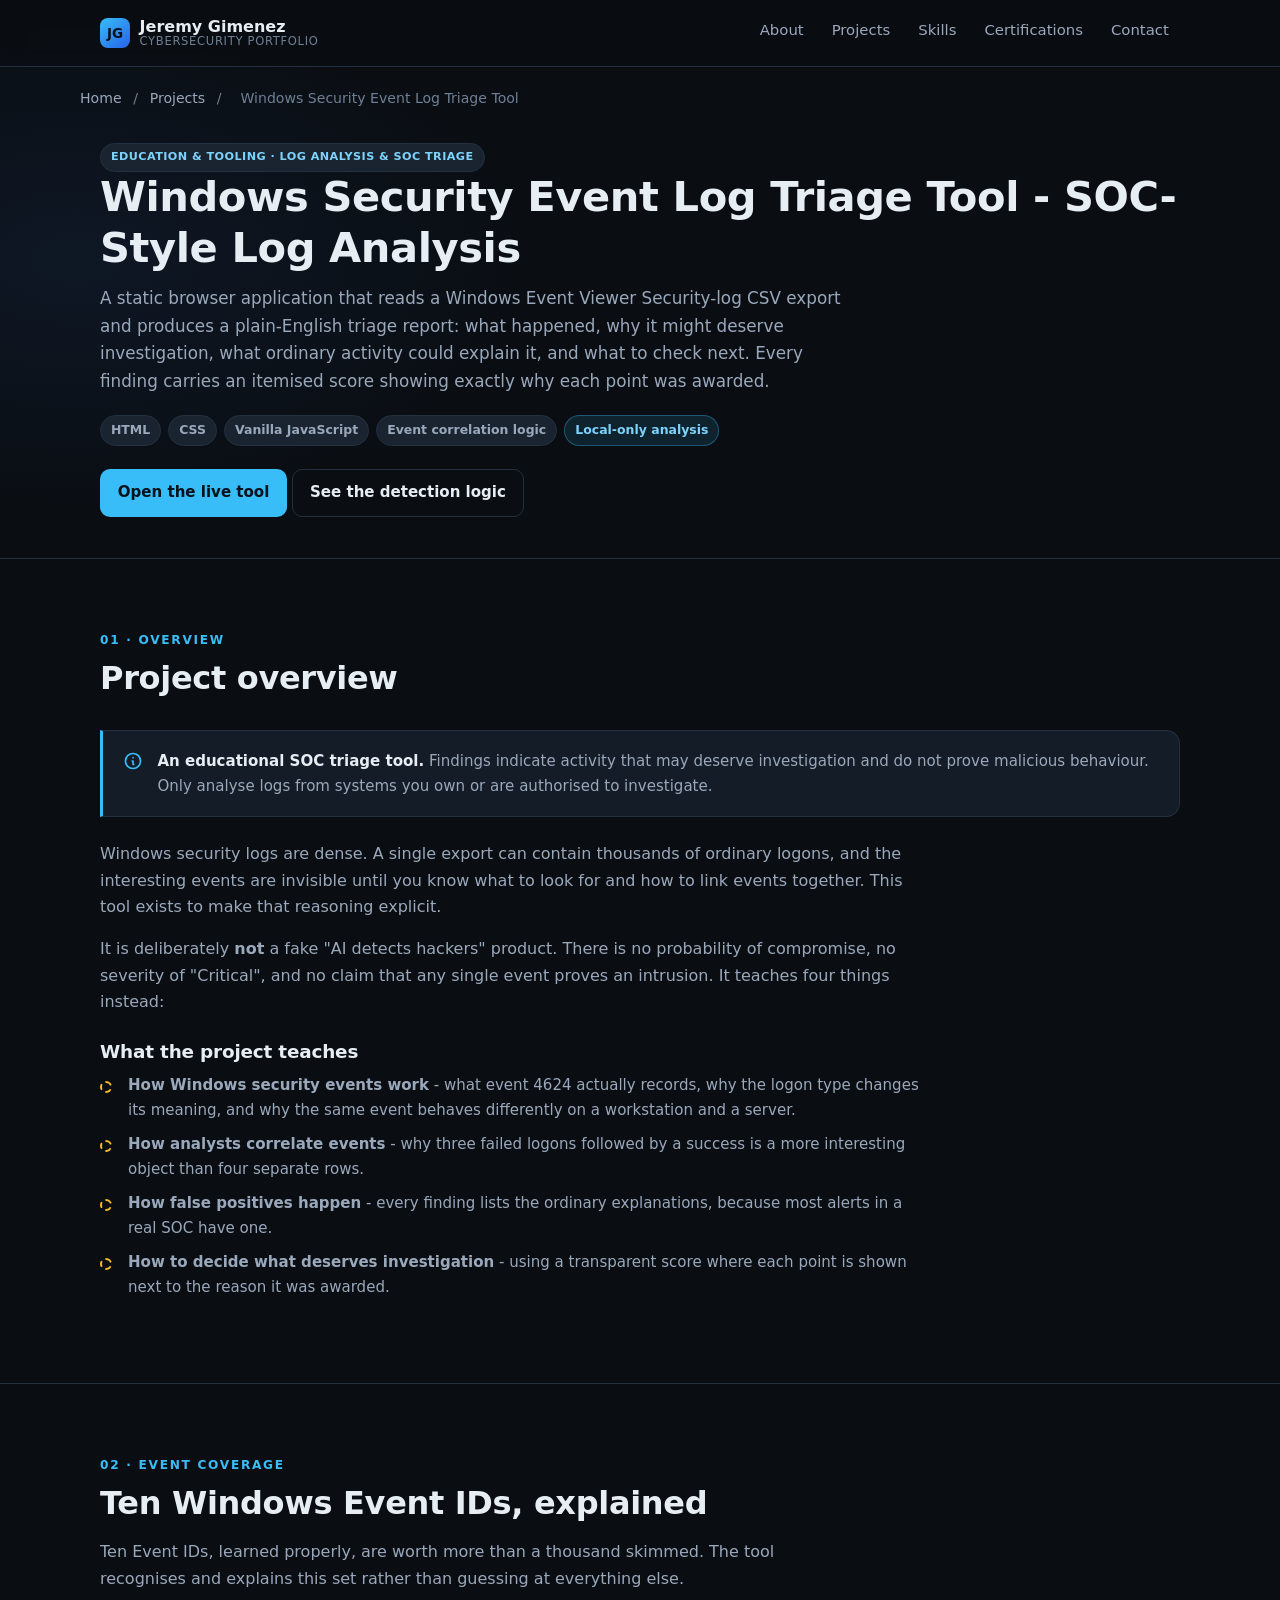
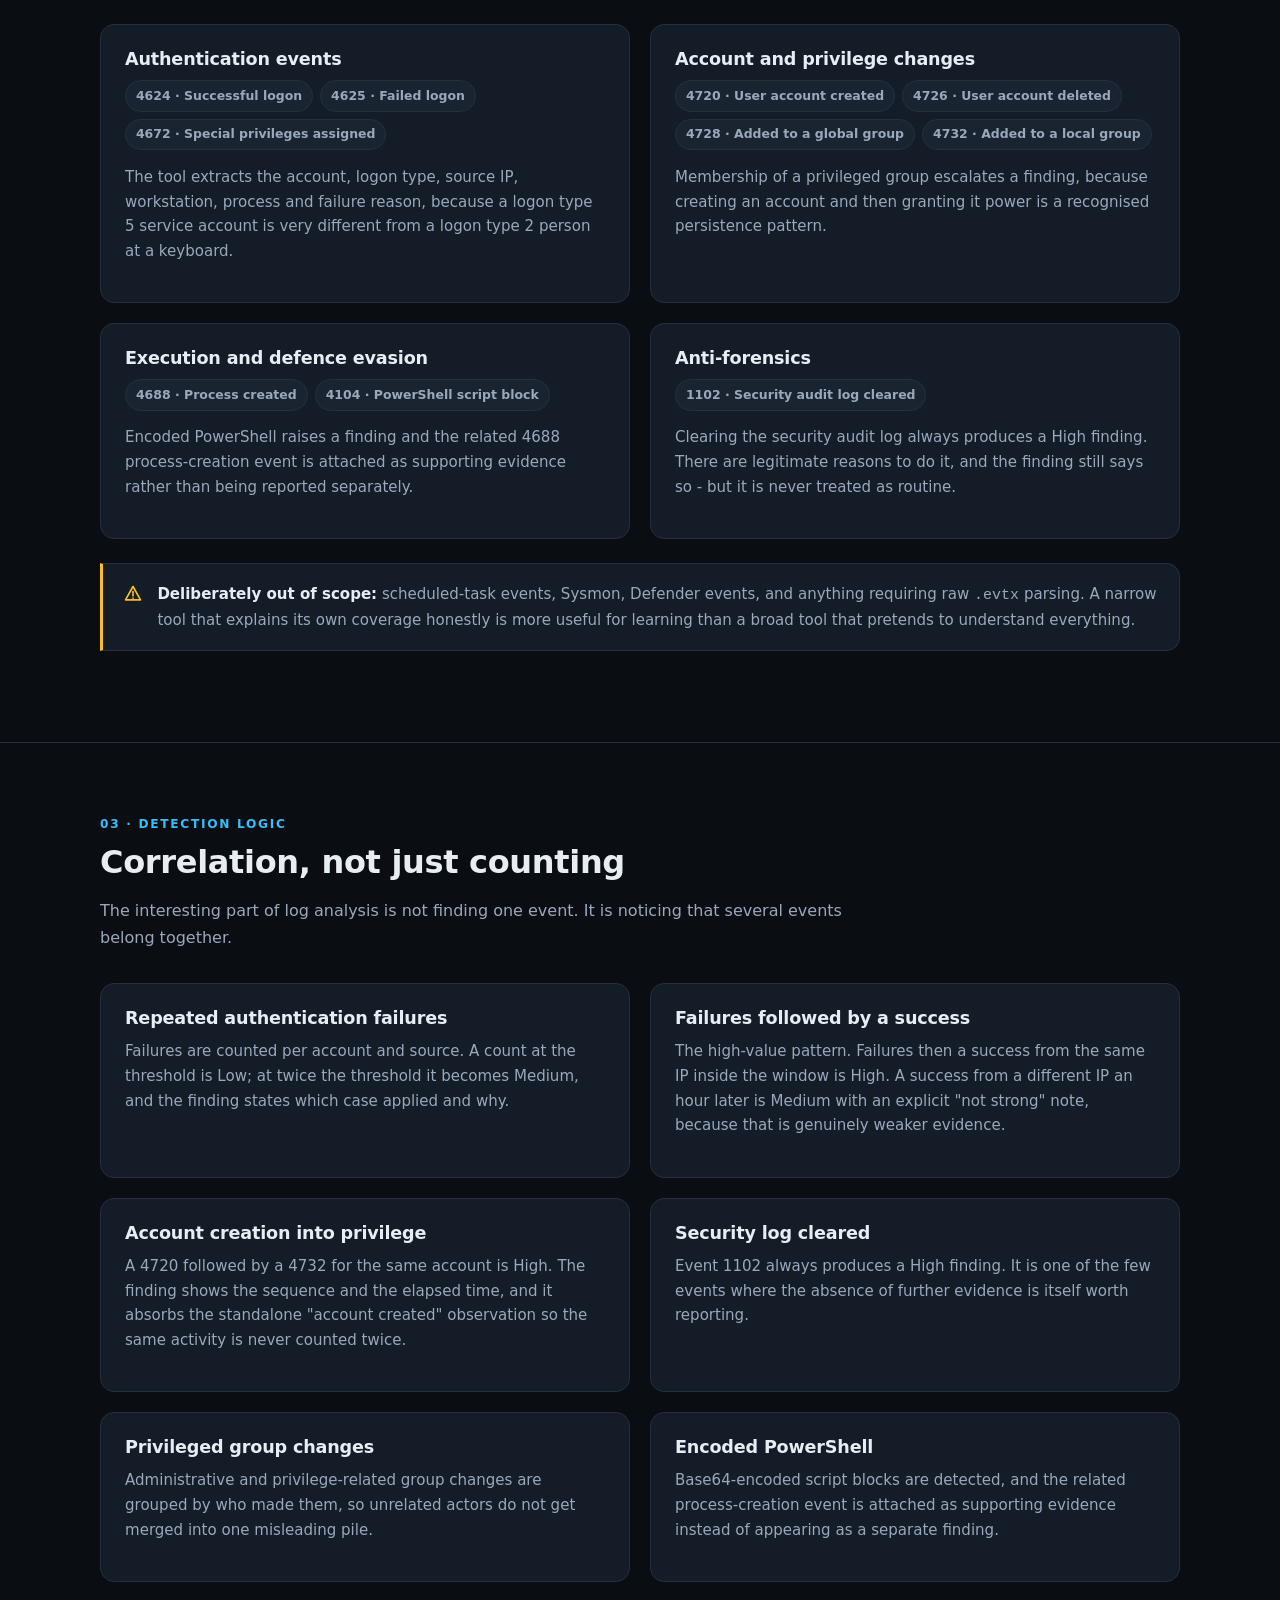
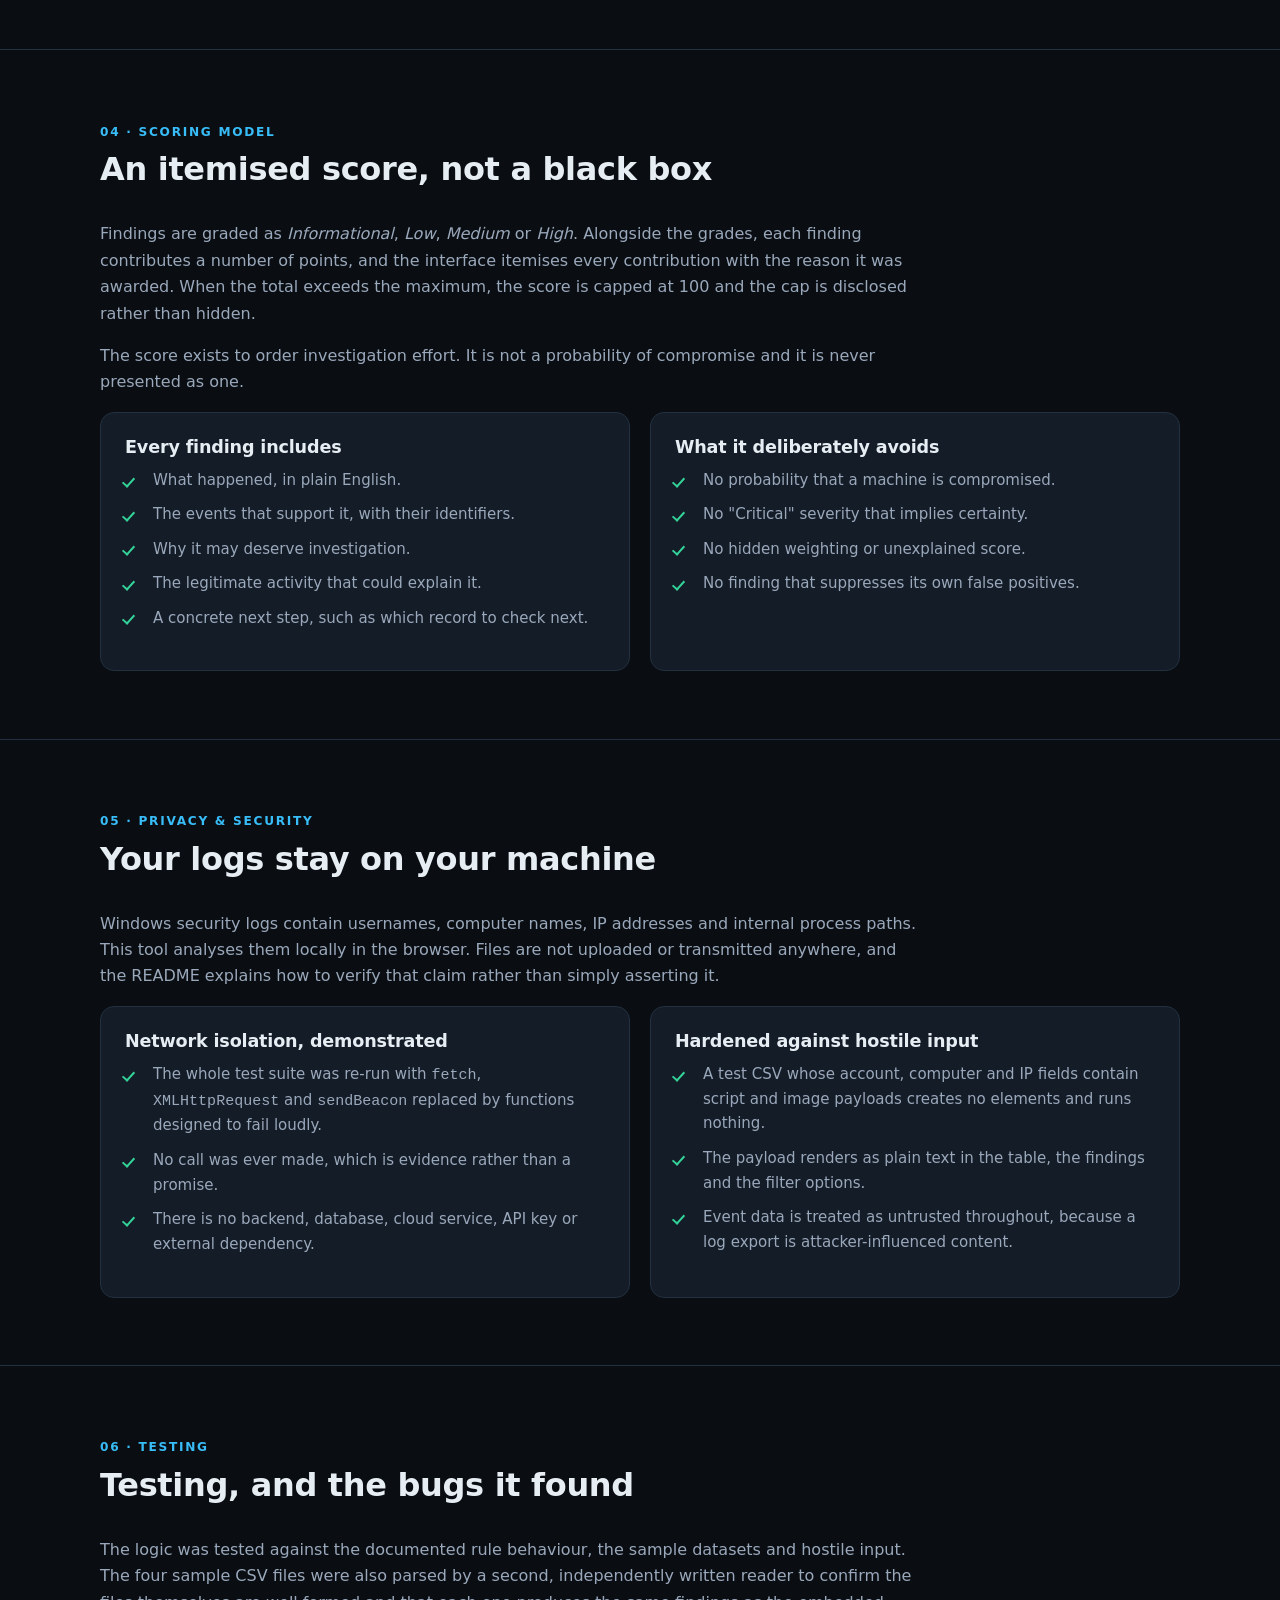
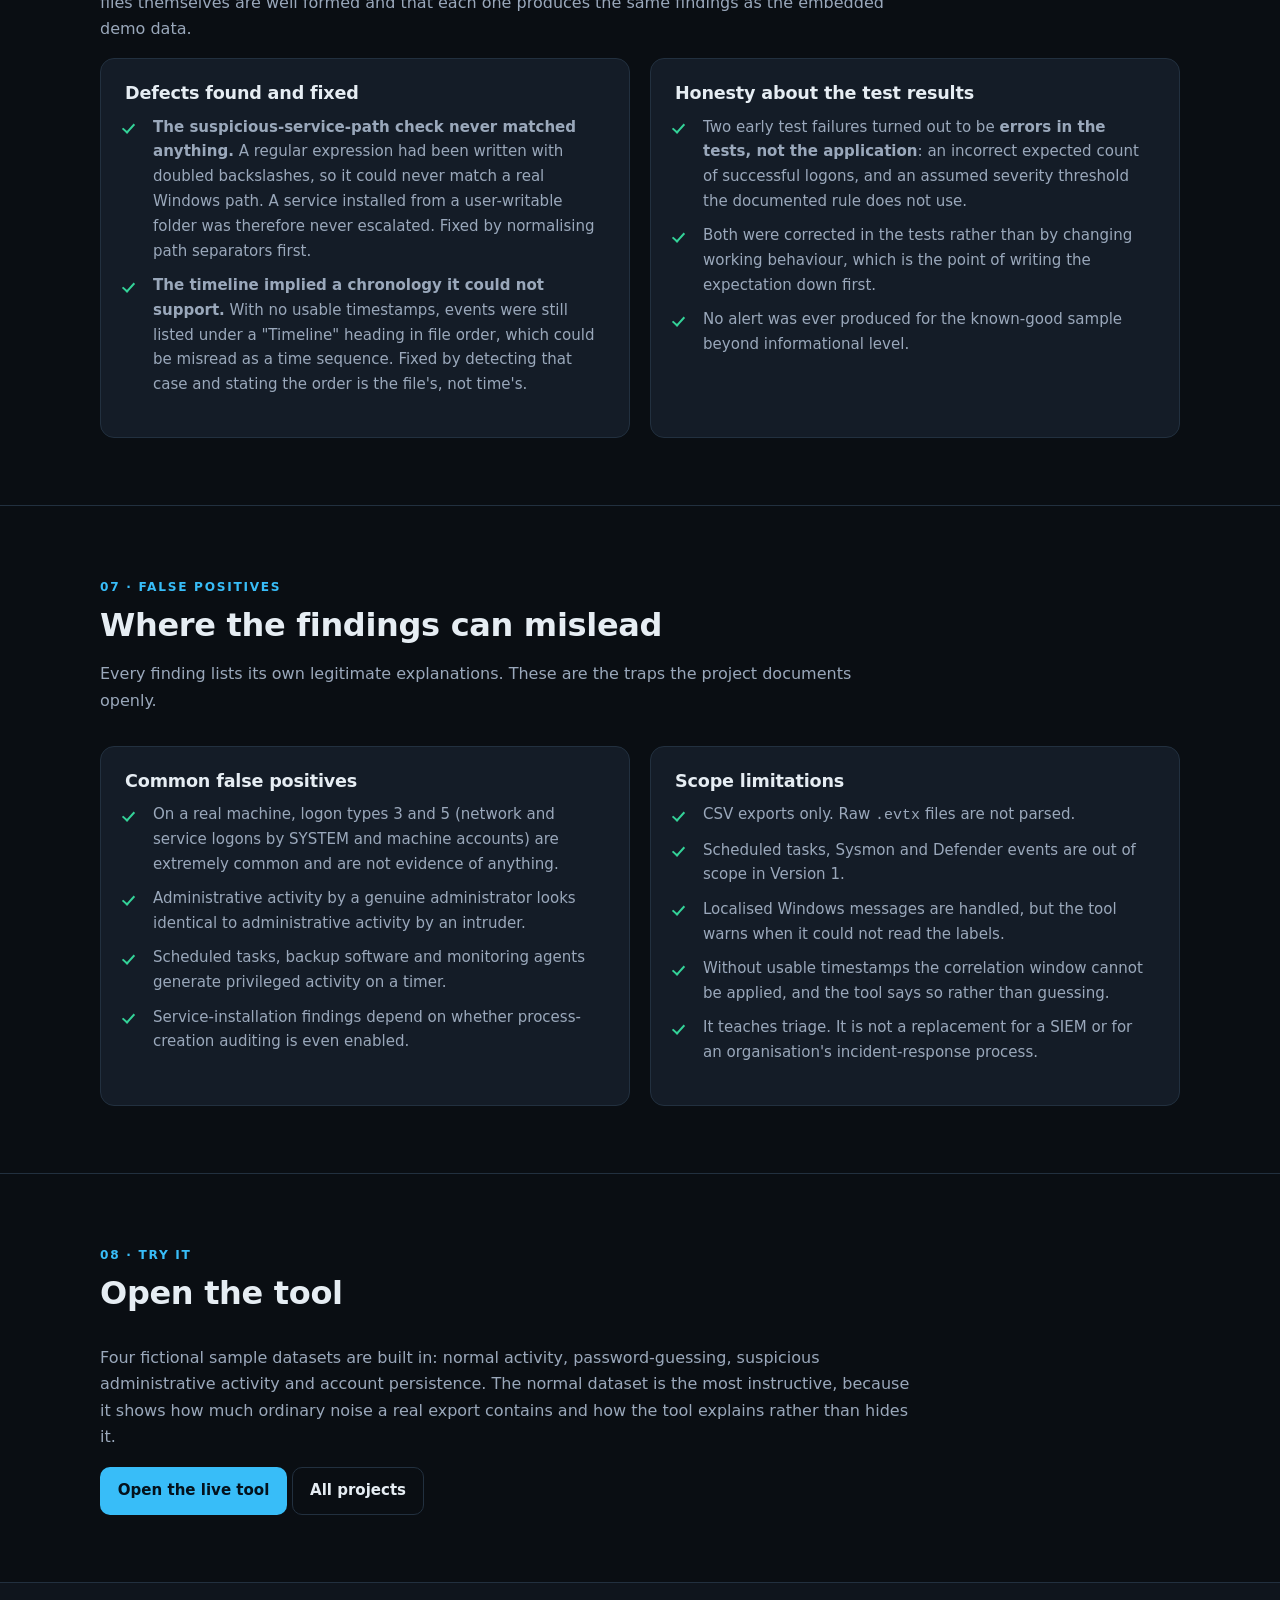
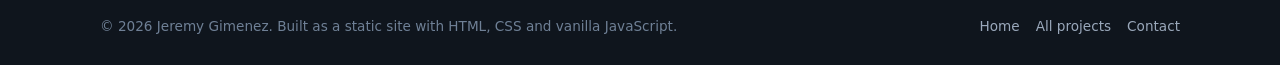
<file: projects/windows-event-triage.html>
<!DOCTYPE html>
<!--
  ============================================================================
  PROJECT CASE STUDY - Windows Security Event Log Triage Tool
  projects/windows-event-triage.html
  ----------------------------------------------------------------------------
  Detailed write-up of the Windows Event Viewer CSV triage tool.
  The working application itself lives in projects/windows-event-triage/.
  NOTE: this file lives in the /projects/ folder, so links to shared files start
  with "../" (e.g. ../css/styles.css).
  ============================================================================
-->
<html lang="en">
<head>
  <meta charset="utf-8">
  <meta name="viewport" content="width=device-width, initial-scale=1">

  <title>Windows Security Event Log Triage Tool | Jeremy Gimenez</title>
  <meta name="description" content="An educational SOC triage tool for Windows Event Viewer CSV exports: event correlation, an itemised and explainable score, and plain-English findings that list their own false positives.">
  <meta name="author" content="Jeremy Gimenez">
  <meta name="theme-color" content="#0a0e13">

  <meta property="og:type" content="article">
  <meta property="og:title" content="Windows Security Event Log Triage Tool | Jeremy Gimenez">
  <meta property="og:description" content="Turn a Windows Event Viewer CSV export into a plain-English SOC triage report: what happened, why it may matter, what could explain it benignly, and what to check next.">
  <meta property="og:image" content="../assets/favicon.svg">
  <meta name="twitter:card" content="summary_large_image">

  <link rel="icon" href="../assets/favicon.svg" type="image/svg+xml">
  <link rel="stylesheet" href="../css/styles.css">
</head>
<body>

  <a class="skip-link" href="#main">Skip to main content</a>

  <header class="site-header">
    <div class="wrap nav-bar">
      <a class="brand" href="../index.html">
        <span class="mark" aria-hidden="true">JG</span>
        <span class="who">
          <span>Jeremy Gimenez</span>
          <small>Cybersecurity Portfolio</small>
        </span>
      </a>
      <nav aria-label="Primary">
        <ul class="nav-links" id="primary-nav">
          <li><a href="../index.html#about">About</a></li>
          <li><a href="../index.html#projects">Projects</a></li>
          <li><a href="../index.html#skills">Skills</a></li>
          <li><a href="../index.html#certifications">Certifications</a></li>
          <li><a href="../index.html#contact">Contact</a></li>
        </ul>
      </nav>
    </div>
  </header>

  <main id="main">
    <div class="wrap breadcrumb">
      <a href="../index.html">Home</a>
      <span aria-hidden="true">/</span>
      <a href="../index.html#projects">Projects</a>
      <span aria-hidden="true">/</span>
      <span>Windows Security Event Log Triage Tool</span>
    </div>

    <section class="project-hero">
      <div class="wrap">
        <span class="badge badge-domain">Education &amp; tooling · Log Analysis &amp; SOC Triage</span>
        <h1>Windows Security Event Log Triage Tool - SOC-Style Log Analysis</h1>
        <p class="lede">
          A static browser application that reads a Windows Event Viewer Security-log CSV export
          and produces a plain-English triage report: what happened, why it might deserve
          investigation, what ordinary activity could explain it, and what to check next. Every
          finding carries an itemised score showing exactly why each point was awarded.
        </p>
        <div class="badges" aria-label="Technologies used">
          <span class="badge">HTML</span>
          <span class="badge">CSS</span>
          <span class="badge">Vanilla JavaScript</span>
          <span class="badge">Event correlation logic</span>
          <span class="badge badge-accent">Local-only analysis</span>
        </div>

        <div class="card-actions" style="margin-top:1.4rem;">
          <a class="btn btn-primary" href="windows-event-triage/index.html">Open the live tool</a>
          <a class="btn btn-ghost" href="#rules">See the detection logic</a>
        </div>
      </div>
    </section>

    <!-- ======================================================================
         01. OVERVIEW
         ====================================================================== -->
    <section id="overview">
      <div class="wrap">
        <div class="section-head">
          <span class="eyebrow">01 · Overview</span>
          <h2>Project overview</h2>
        </div>

        <div class="callout">
          <svg class="ico" viewBox="0 0 24 24" fill="none" stroke="currentColor" stroke-width="2" stroke-linecap="round" stroke-linejoin="round" aria-hidden="true"><circle cx="12" cy="12" r="9"/><path d="M12 8h.01M11 12h1v4h1"/></svg>
          <p><strong>An educational SOC triage tool.</strong> Findings indicate activity that may deserve investigation and do not prove malicious behaviour. Only analyse logs from systems you own or are authorised to investigate.</p>
        </div>

        <div class="prose">
          <p>
            Windows security logs are dense. A single export can contain thousands of ordinary
            logons, and the interesting events are invisible until you know what to look for and
            how to link events together. This tool exists to make that reasoning explicit.
          </p>
          <p>
            It is deliberately <strong>not</strong> a fake "AI detects hackers" product. There is
            no probability of compromise, no severity of "Critical", and no claim that any single
            event proves an intrusion. It teaches four things instead:
          </p>

          <h3>What the project teaches</h3>
          <ul class="plan-list">
            <li><strong>How Windows security events work</strong> - what event 4624 actually records, why the logon type changes its meaning, and why the same event behaves differently on a workstation and a server.</li>
            <li><strong>How analysts correlate events</strong> - why three failed logons followed by a success is a more interesting object than four separate rows.</li>
            <li><strong>How false positives happen</strong> - every finding lists the ordinary explanations, because most alerts in a real SOC have one.</li>
            <li><strong>How to decide what deserves investigation</strong> - using a transparent score where each point is shown next to the reason it was awarded.</li>
          </ul>
        </div>
      </div>
    </section>

    <!-- ======================================================================
         02. SUPPORTED EVENT IDS
         ====================================================================== -->
    <section id="events">
      <div class="wrap">
        <div class="section-head">
          <span class="eyebrow">02 · Event coverage</span>
          <h2>Ten Windows Event IDs, explained</h2>
          <p>Ten Event IDs, learned properly, are worth more than a thousand skimmed. The tool recognises and explains this set rather than guessing at everything else.</p>
        </div>

        <div class="grid grid-2">
          <div class="card">
            <h3>Authentication events</h3>
            <div class="badges stack">
              <span class="badge">4624 · Successful logon</span>
              <span class="badge">4625 · Failed logon</span>
              <span class="badge">4672 · Special privileges assigned</span>
            </div>
            <p class="meta-line" style="margin-top:0.9rem;">The tool extracts the account, logon type, source IP, workstation, process and failure reason, because a logon type 5 service account is very different from a logon type 2 person at a keyboard.</p>
          </div>

          <div class="card">
            <h3>Account and privilege changes</h3>
            <div class="badges stack">
              <span class="badge">4720 · User account created</span>
              <span class="badge">4726 · User account deleted</span>
              <span class="badge">4728 · Added to a global group</span>
              <span class="badge">4732 · Added to a local group</span>
            </div>
            <p class="meta-line" style="margin-top:0.9rem;">Membership of a privileged group escalates a finding, because creating an account and then granting it power is a recognised persistence pattern.</p>
          </div>

          <div class="card">
            <h3>Execution and defence evasion</h3>
            <div class="badges stack">
              <span class="badge">4688 · Process created</span>
              <span class="badge">4104 · PowerShell script block</span>
            </div>
            <p class="meta-line" style="margin-top:0.9rem;">Encoded PowerShell raises a finding and the related 4688 process-creation event is attached as supporting evidence rather than being reported separately.</p>
          </div>

          <div class="card">
            <h3>Anti-forensics</h3>
            <div class="badges stack">
              <span class="badge">1102 · Security audit log cleared</span>
            </div>
            <p class="meta-line" style="margin-top:0.9rem;">Clearing the security audit log always produces a High finding. There are legitimate reasons to do it, and the finding still says so - but it is never treated as routine.</p>
          </div>
        </div>

        <div class="callout warn" style="margin-top:1.5rem;">
          <svg class="ico" viewBox="0 0 24 24" fill="none" stroke="currentColor" stroke-width="2" stroke-linecap="round" stroke-linejoin="round" aria-hidden="true"><path d="M12 3l9 16H3z"/><path d="M12 9v5M12 17h.01"/></svg>
          <p><strong>Deliberately out of scope:</strong> scheduled-task events, Sysmon, Defender events, and anything requiring raw <code>.evtx</code> parsing. A narrow tool that explains its own coverage honestly is more useful for learning than a broad tool that pretends to understand everything.</p>
        </div>
      </div>
    </section>

    <!-- ======================================================================
         03. CORRELATION RULES
         ====================================================================== -->
    <section id="rules">
      <div class="wrap">
        <div class="section-head">
          <span class="eyebrow">03 · Detection logic</span>
          <h2>Correlation, not just counting</h2>
          <p>The interesting part of log analysis is not finding one event. It is noticing that several events belong together.</p>
        </div>

        <div class="grid grid-2">
          <div class="card">
            <h3>Repeated authentication failures</h3>
            <p>Failures are counted per account and source. A count at the threshold is Low; at twice the threshold it becomes Medium, and the finding states which case applied and why.</p>
          </div>
          <div class="card">
            <h3>Failures followed by a success</h3>
            <p>The high-value pattern. Failures then a success from the same IP inside the window is High. A success from a different IP an hour later is Medium with an explicit "not strong" note, because that is genuinely weaker evidence.</p>
          </div>
          <div class="card">
            <h3>Account creation into privilege</h3>
            <p>A 4720 followed by a 4732 for the same account is High. The finding shows the sequence and the elapsed time, and it absorbs the standalone "account created" observation so the same activity is never counted twice.</p>
          </div>
          <div class="card">
            <h3>Security log cleared</h3>
            <p>Event 1102 always produces a High finding. It is one of the few events where the absence of further evidence is itself worth reporting.</p>
          </div>
          <div class="card">
            <h3>Privileged group changes</h3>
            <p>Administrative and privilege-related group changes are grouped by who made them, so unrelated actors do not get merged into one misleading pile.</p>
          </div>
          <div class="card">
            <h3>Encoded PowerShell</h3>
            <p>Base64-encoded script blocks are detected, and the related process-creation event is attached as supporting evidence instead of appearing as a separate finding.</p>
          </div>
        </div>
      </div>
    </section>

    <!-- ======================================================================
         04. EXPLAINABLE SCORING
         ====================================================================== -->
    <section id="scoring">
      <div class="wrap">
        <div class="section-head">
          <span class="eyebrow">04 · Scoring model</span>
          <h2>An itemised score, not a black box</h2>
        </div>

        <div class="prose">
          <p>
            Findings are graded as <em>Informational</em>, <em>Low</em>, <em>Medium</em> or
            <em>High</em>. Alongside the grades, each finding contributes a number of points, and
            the interface itemises every contribution with the reason it was awarded. When the
            total exceeds the maximum, the score is capped at 100 and the cap is disclosed rather
            than hidden.
          </p>
          <p>
            The score exists to order investigation effort. It is not a probability of compromise
            and it is never presented as one.
          </p>
        </div>

        <div class="grid grid-2">
          <div class="card">
            <h3>Every finding includes</h3>
            <ul class="check-list">
              <li>What happened, in plain English.</li>
              <li>The events that support it, with their identifiers.</li>
              <li>Why it may deserve investigation.</li>
              <li>The legitimate activity that could explain it.</li>
              <li>A concrete next step, such as which record to check next.</li>
            </ul>
          </div>
          <div class="card">
            <h3>What it deliberately avoids</h3>
            <ul class="check-list">
              <li>No probability that a machine is compromised.</li>
              <li>No "Critical" severity that implies certainty.</li>
              <li>No hidden weighting or unexplained score.</li>
              <li>No finding that suppresses its own false positives.</li>
            </ul>
          </div>
        </div>
      </div>
    </section>

    <!-- ======================================================================
         05. PRIVACY AND SECURITY
         ====================================================================== -->
    <section id="privacy">
      <div class="wrap">
        <div class="section-head">
          <span class="eyebrow">05 · Privacy &amp; security</span>
          <h2>Your logs stay on your machine</h2>
        </div>

        <div class="prose">
          <p>
            Windows security logs contain usernames, computer names, IP addresses and internal
            process paths. This tool analyses them locally in the browser. Files are not uploaded
            or transmitted anywhere, and the README explains how to verify that claim rather than
            simply asserting it.
          </p>
        </div>

        <div class="grid grid-2">
          <div class="card">
            <h3>Network isolation, demonstrated</h3>
            <ul class="check-list">
              <li>The whole test suite was re-run with <code>fetch</code>, <code>XMLHttpRequest</code> and <code>sendBeacon</code> replaced by functions designed to fail loudly.</li>
              <li>No call was ever made, which is evidence rather than a promise.</li>
              <li>There is no backend, database, cloud service, API key or external dependency.</li>
            </ul>
          </div>
          <div class="card">
            <h3>Hardened against hostile input</h3>
            <ul class="check-list">
              <li>A test CSV whose account, computer and IP fields contain script and image payloads creates no elements and runs nothing.</li>
              <li>The payload renders as plain text in the table, the findings and the filter options.</li>
              <li>Event data is treated as untrusted throughout, because a log export is attacker-influenced content.</li>
            </ul>
          </div>
        </div>
      </div>
    </section>

    <!-- ======================================================================
         06. TESTING
         ====================================================================== -->
    <section id="testing">
      <div class="wrap">
        <div class="section-head">
          <span class="eyebrow">06 · Testing</span>
          <h2>Testing, and the bugs it found</h2>
        </div>

        <div class="prose">
          <p>
            The logic was tested against the documented rule behaviour, the sample datasets and
            hostile input. The four sample CSV files were also parsed by a second, independently
            written reader to confirm the files themselves are well formed and that each one
            produces the same findings as the embedded demo data.
          </p>
        </div>

        <div class="grid grid-2">
          <div class="card">
            <h3>Defects found and fixed</h3>
            <ul class="check-list">
              <li><strong>The suspicious-service-path check never matched anything.</strong> A regular expression had been written with doubled backslashes, so it could never match a real Windows path. A service installed from a user-writable folder was therefore never escalated. Fixed by normalising path separators first.</li>
              <li><strong>The timeline implied a chronology it could not support.</strong> With no usable timestamps, events were still listed under a "Timeline" heading in file order, which could be misread as a time sequence. Fixed by detecting that case and stating the order is the file's, not time's.</li>
            </ul>
          </div>
          <div class="card">
            <h3>Honesty about the test results</h3>
            <ul class="check-list">
              <li>Two early test failures turned out to be <strong>errors in the tests, not the application</strong>: an incorrect expected count of successful logons, and an assumed severity threshold the documented rule does not use.</li>
              <li>Both were corrected in the tests rather than by changing working behaviour, which is the point of writing the expectation down first.</li>
              <li>No alert was ever produced for the known-good sample beyond informational level.</li>
            </ul>
          </div>
        </div>
      </div>
    </section>

    <!-- ======================================================================
         07. FALSE POSITIVES AND LIMITATIONS
         ====================================================================== -->
    <section id="limitations">
      <div class="wrap">
        <div class="section-head">
          <span class="eyebrow">07 · False positives</span>
          <h2>Where the findings can mislead</h2>
          <p>Every finding lists its own legitimate explanations. These are the traps the project documents openly.</p>
        </div>

        <div class="grid grid-2">
          <div class="card">
            <h3>Common false positives</h3>
            <ul class="check-list">
              <li>On a real machine, logon types 3 and 5 (network and service logons by SYSTEM and machine accounts) are extremely common and are not evidence of anything.</li>
              <li>Administrative activity by a genuine administrator looks identical to administrative activity by an intruder.</li>
              <li>Scheduled tasks, backup software and monitoring agents generate privileged activity on a timer.</li>
              <li>Service-installation findings depend on whether process-creation auditing is even enabled.</li>
            </ul>
          </div>
          <div class="card">
            <h3>Scope limitations</h3>
            <ul class="check-list">
              <li>CSV exports only. Raw <code>.evtx</code> files are not parsed.</li>
              <li>Scheduled tasks, Sysmon and Defender events are out of scope in Version 1.</li>
              <li>Localised Windows messages are handled, but the tool warns when it could not read the labels.</li>
              <li>Without usable timestamps the correlation window cannot be applied, and the tool says so rather than guessing.</li>
              <li>It teaches triage. It is not a replacement for a SIEM or for an organisation's incident-response process.</li>
            </ul>
          </div>
        </div>
      </div>
    </section>

    <!-- ======================================================================
         08. TRY IT
         ====================================================================== -->
    <section id="try-it">
      <div class="wrap">
        <div class="section-head">
          <span class="eyebrow">08 · Try it</span>
          <h2>Open the tool</h2>
        </div>

        <div class="prose">
          <p>
            Four fictional sample datasets are built in: normal activity, password-guessing,
            suspicious administrative activity and account persistence. The normal dataset is the
            most instructive, because it shows how much ordinary noise a real export contains and
            how the tool explains rather than hides it.
          </p>
        </div>

        <div class="card-actions">
          <a class="btn btn-primary" href="windows-event-triage/index.html">Open the live tool</a>
          <a class="btn btn-ghost" href="../index.html#projects">All projects</a>
        </div>
      </div>
    </section>

  </main>

  <footer class="site-footer">
    <div class="wrap">
      <p>&copy; <span id="year">2026</span> Jeremy Gimenez. Built as a static site with HTML, CSS and vanilla JavaScript.</p>
      <nav aria-label="Footer">
        <a href="../index.html">Home</a>
        <a href="../index.html#projects">All projects</a>
        <a href="../index.html#contact">Contact</a>
      </nav>
    </div>
  </footer>

  <script src="../js/script.js"></script>
</body>
</html>
</file>
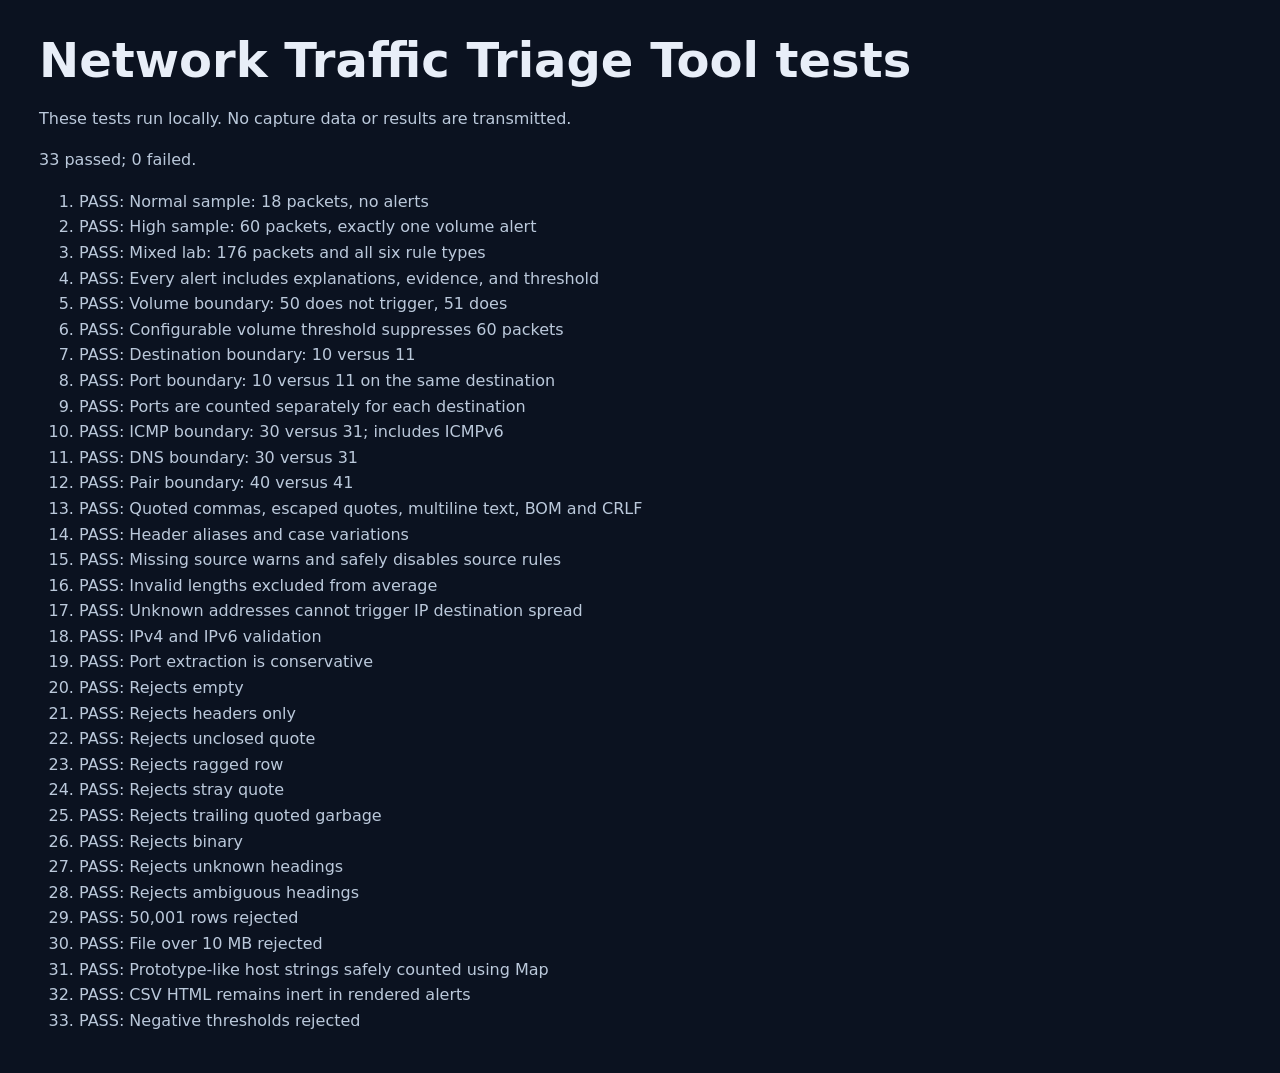
<file: projects/network-traffic-triage/tests/tests.html>
<!doctype html>
<html lang="en"><head><meta charset="utf-8"><meta name="viewport" content="width=device-width,initial-scale=1"><meta http-equiv="Content-Security-Policy" content="default-src 'none'; script-src 'self'; style-src 'self'; connect-src 'none'; object-src 'none'; base-uri 'none'"><title>Triage browser tests</title><link rel="stylesheet" href="../styles.css"><script src="../sample-data.js" defer></script><script src="../script.js" defer></script><script src="tests.js" defer></script></head><body><main><h1>Network Traffic Triage Tool tests</h1><p>These tests run locally. No capture data or results are transmitted.</p><p id="test-summary" role="status">Running…</p><ol id="test-results"></ol><div id="fixture" hidden></div></main></body></html>
</file>
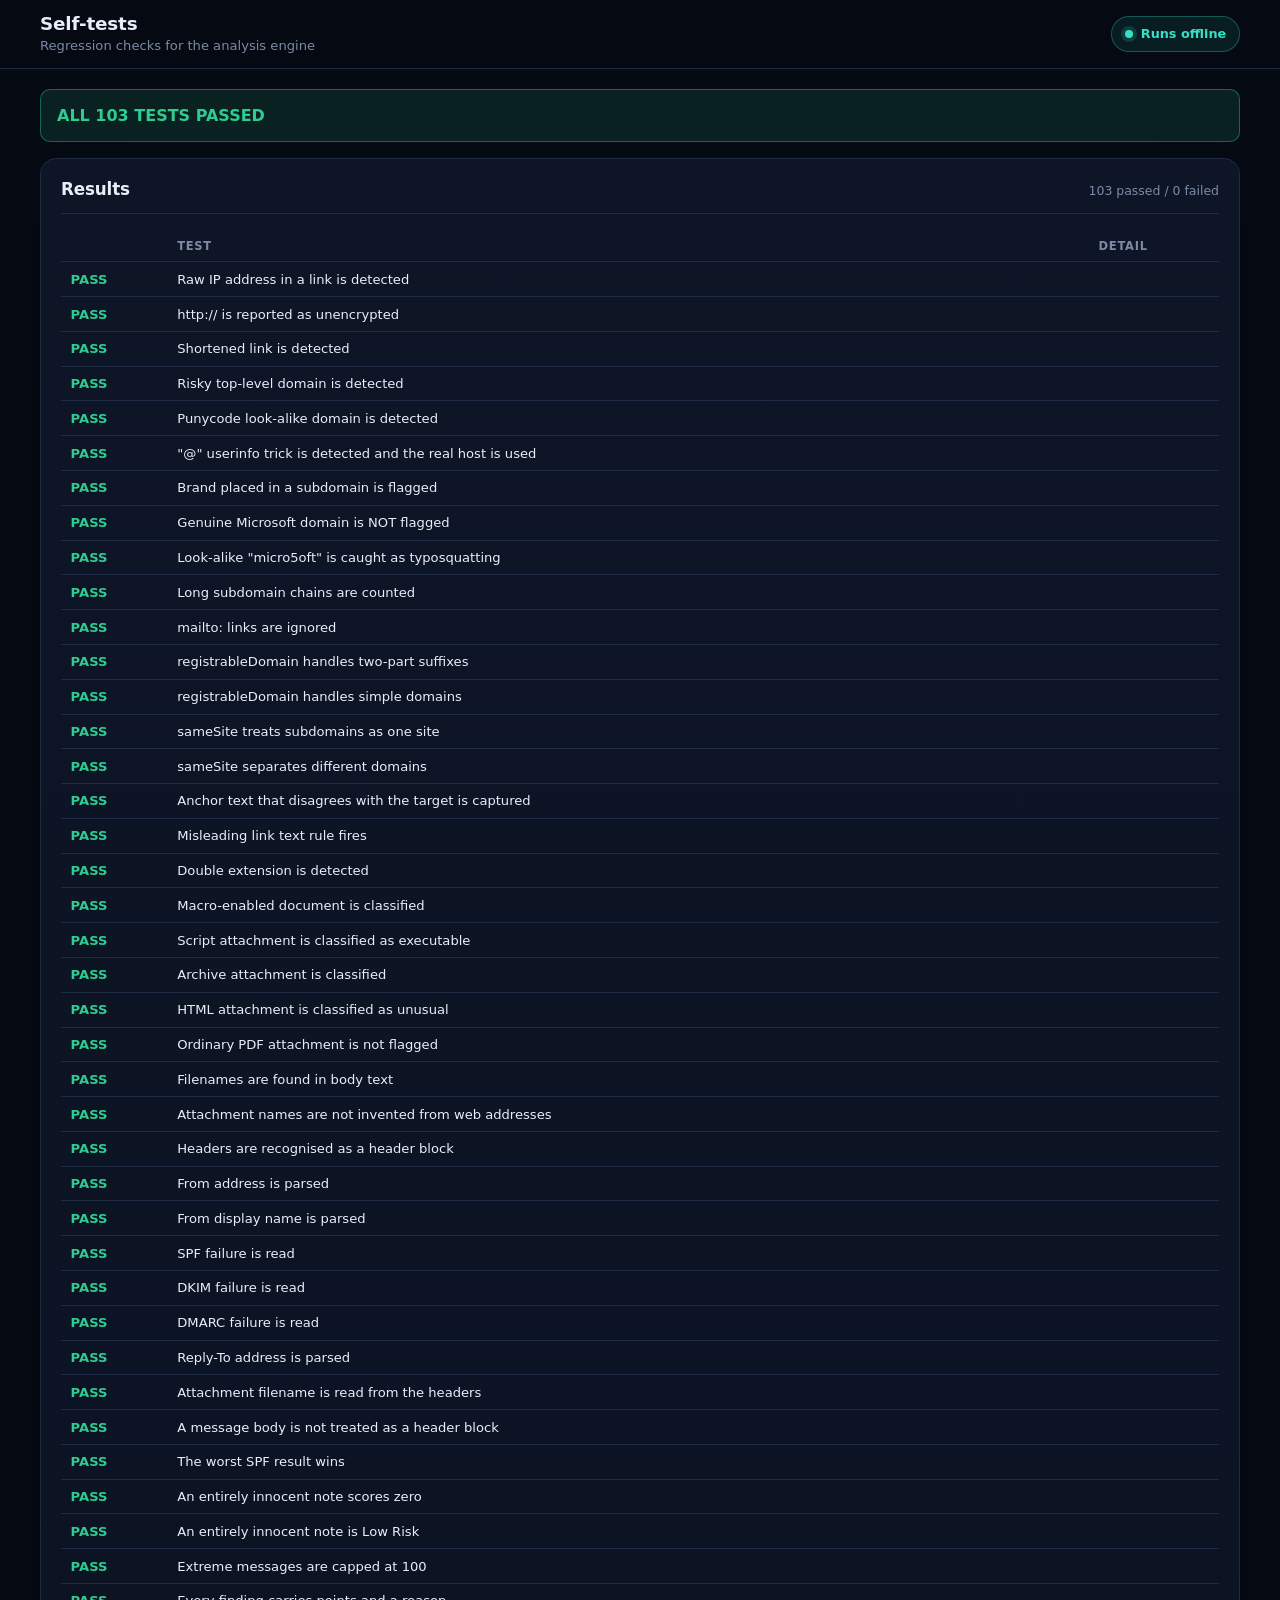
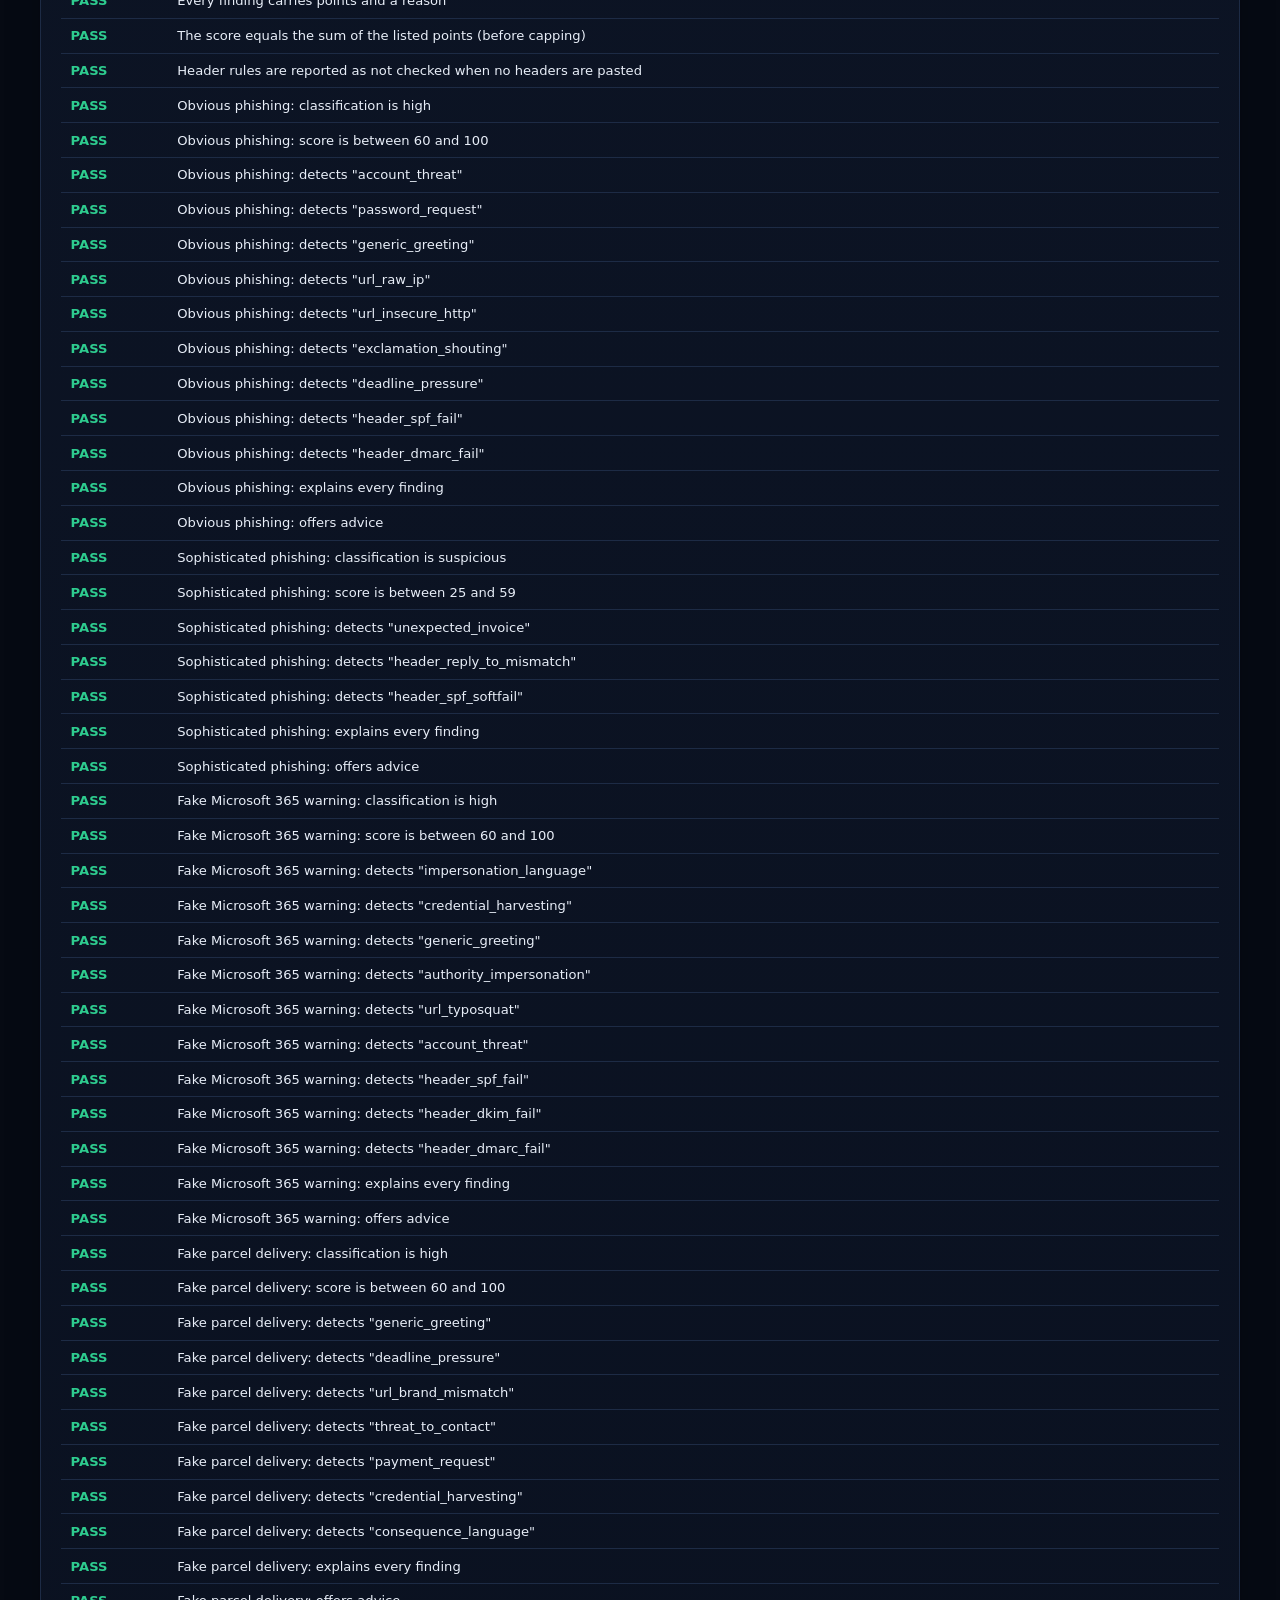
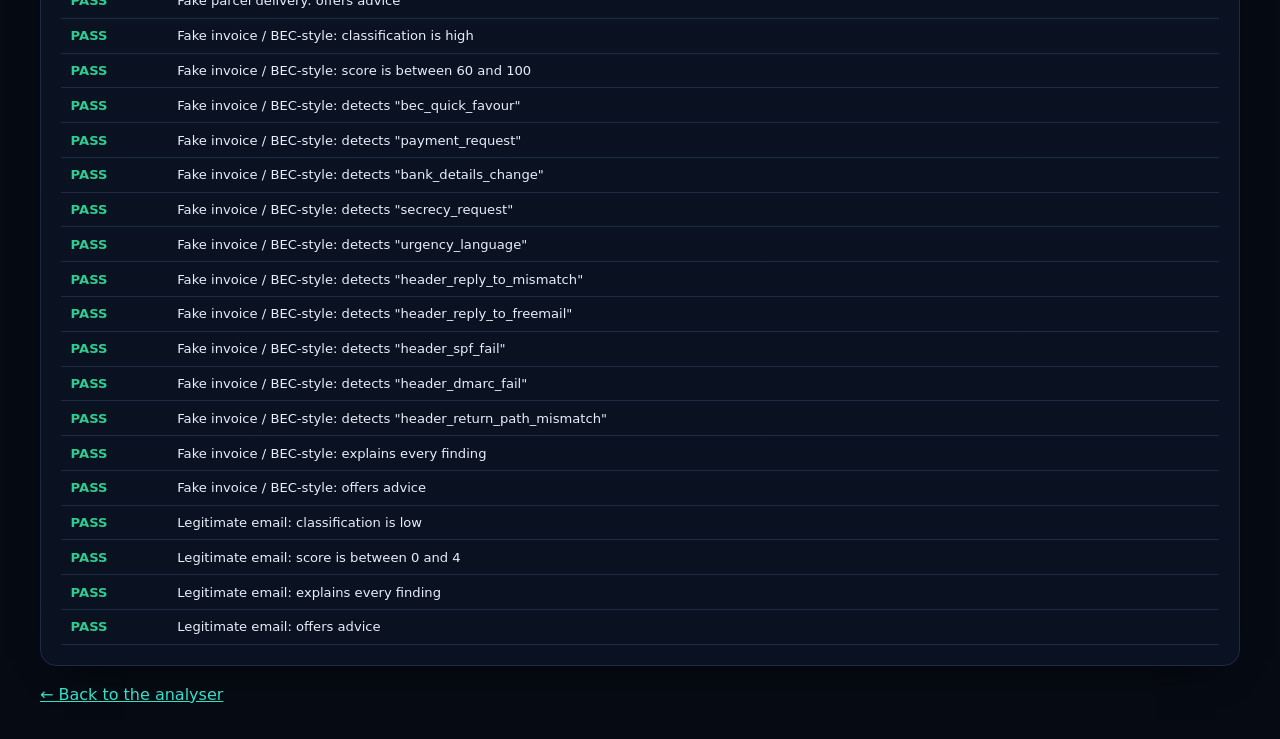
<file: projects/phishing-email-analyser/tests/tests.html>
<!DOCTYPE html>
<html lang="en">
<head>
<meta charset="utf-8" />
<meta name="viewport" content="width=device-width, initial-scale=1" />
<title>Self-tests &mdash; Phishing Email Analyser</title>
<meta name="robots" content="noindex" />
<link rel="stylesheet" href="../css/styles.css" />
<style>
  .test-table { width: 100%; border-collapse: collapse; font-size: 0.82rem; }
  .test-table th, .test-table td { text-align: left; padding: 0.4rem 0.6rem; border-bottom: 1px solid var(--border); }
  .test-table th { font-size: 0.72rem; text-transform: uppercase; letter-spacing: 0.06em; color: var(--muted); }
  .ok { color: var(--low); font-weight: 700; }
  .bad { color: var(--high); font-weight: 700; }
  .banner { border-radius: var(--radius-sm); padding: 0.8rem 1rem; font-weight: 650; margin-bottom: 1rem; }
  .banner.pass { background: rgba(46,204,143,0.12); border: 1px solid rgba(46,204,143,0.4); color: var(--low); }
  .banner.fail { background: rgba(255,95,95,0.12); border: 1px solid rgba(255,95,95,0.4); color: var(--high); }
  .detail { color: var(--muted); font-family: var(--mono); font-size: 0.75rem; }
</style>
</head>
<body>
<header class="site-header">
  <div class="wrap header-inner">
    <div class="brand">
      <div class="brand-text">
        <h1>Self-tests</h1>
        <p class="tagline">Regression checks for the analysis engine</p>
      </div>
    </div>
    <p class="privacy-pill"><span class="dot" aria-hidden="true"></span>Runs offline</p>
  </div>
</header>

<main class="wrap" style="padding-top:1.25rem; padding-bottom:2rem;">
  <div id="summary"></div>
  <section class="panel">
    <div class="panel-head"><h2>Results</h2><span class="hint" id="counts"></span></div>
    <div class="table-scroll"><div id="output">Running&hellip;</div></div>
  </section>
  <p style="margin-top:1rem;"><a href="../index.html">&larr; Back to the analyser</a></p>
</main>

<script src="../js/rules.js"></script>
<script src="../js/headers.js"></script>
<script src="../js/analyser.js"></script>
<script src="../js/samples.js"></script>
<script src="../js/selftest.js"></script>
<script>
(function () {
  'use strict';
  var summary = window.PA.runSelfTest();

  var banner = document.createElement('div');
  banner.className = 'banner ' + (summary.ok ? 'pass' : 'fail');
  banner.textContent = summary.ok
    ? 'ALL ' + summary.total + ' TESTS PASSED'
    : summary.failed + ' of ' + summary.total + ' TESTS FAILED';
  document.getElementById('summary').appendChild(banner);

  document.getElementById('counts').textContent =
    summary.passed + ' passed / ' + summary.failed + ' failed';

  var table = document.createElement('table');
  table.className = 'test-table';
  var thead = document.createElement('thead');
  var hr = document.createElement('tr');
  ['', 'Test', 'Detail'].forEach(function (label) {
    var th = document.createElement('th');
    th.textContent = label;
    hr.appendChild(th);
  });
  thead.appendChild(hr);
  table.appendChild(thead);

  var tbody = document.createElement('tbody');
  summary.results.forEach(function (item) {
    var tr = document.createElement('tr');
    var status = document.createElement('td');
    status.className = item.pass ? 'ok' : 'bad';
    status.textContent = item.pass ? 'PASS' : 'FAIL';
    var name = document.createElement('td');
    name.textContent = item.name;
    var detail = document.createElement('td');
    detail.className = 'detail';
    detail.textContent = item.pass ? '' : item.detail;
    tr.appendChild(status);
    tr.appendChild(name);
    tr.appendChild(detail);
    tbody.appendChild(tr);
  });
  table.appendChild(tbody);

  var output = document.getElementById('output');
  output.innerHTML = '';
  output.appendChild(table);
})();
</script>
</body>
</html>
</file>
<file: css/styles.css>
/* ==========================================================================
   JEREMY GIMENEZ - CYBERSECURITY PORTFOLIO
   styles.css  -  all site styling lives in this one file.

   HOW TO CHANGE COLOURS: edit the hex values in ":root" below.
   Everything else inherits from those variables.
   ========================================================================== */

/* --------------------------------------------------------------------------
   1. DESIGN TOKENS (colours, spacing, fonts)
   -------------------------------------------------------------------------- */
:root {
  --bg:          #0a0e13;
  --bg-soft:     #0f151d;
  --surface:     #141c27;
  --surface-2:   #1a2431;
  --border:      #22303f;

  --text:        #e6edf3;
  --text-muted:  #9aa8bb;
  --text-dim:    #6f8096;

  --accent:      #38bdf8;
  --accent-soft: #7dd3fc;
  --accent-dim:  rgba(56, 189, 248, 0.12);

  --ok:          #34d399;
  --planned:     #fbbf24;

  --wrap:        1120px;
  --radius:      14px;
  --radius-sm:   9px;
  --shadow:      0 10px 30px rgba(0, 0, 0, 0.45);

  --font: "Segoe UI", system-ui, -apple-system, "Helvetica Neue", Arial, sans-serif;
  --mono: "Cascadia Code", "SFMono-Regular", Consolas, "Liberation Mono", monospace;
}

/* --------------------------------------------------------------------------
   2. RESET / BASE
   -------------------------------------------------------------------------- */
*, *::before, *::after { box-sizing: border-box; }

html { scroll-behavior: smooth; -webkit-text-size-adjust: 100%; }

body {
  margin: 0;
  background:
    radial-gradient(1100px 520px at 78% -8%, rgba(56, 189, 248, 0.10), transparent 60%),
    radial-gradient(760px 420px at 6% 4%, rgba(59, 130, 246, 0.08), transparent 60%),
    var(--bg);
  color: var(--text);
  font-family: var(--font);
  font-size: 16px;
  line-height: 1.65;
  -webkit-font-smoothing: antialiased;
}

h1, h2, h3, h4 { line-height: 1.22; margin: 0 0 0.5em; font-weight: 700; letter-spacing: -0.01em; }
p { margin: 0 0 1em; }
a { color: var(--accent-soft); text-decoration: none; }
a:hover { text-decoration: underline; }
img { max-width: 100%; display: block; }
ul { margin: 0 0 1em; padding-left: 1.15rem; }
li { margin-bottom: 0.35rem; }

/* Visible keyboard focus everywhere (accessibility) */
a:focus-visible, button:focus-visible, [tabindex]:focus-visible {
  outline: 3px solid var(--accent);
  outline-offset: 3px;
  border-radius: 4px;
}

/* Skip link for keyboard / screen-reader users */
.skip-link {
  position: absolute; left: -9999px; top: 0; z-index: 100;
  background: var(--accent); color: #04121c; padding: 0.6rem 1rem;
  font-weight: 700; border-radius: 0 0 8px 0;
}
.skip-link:focus { left: 0; text-decoration: none; }

.visually-hidden {
  position: absolute !important; width: 1px; height: 1px; overflow: hidden;
  clip: rect(0 0 0 0); white-space: nowrap; border: 0; padding: 0; margin: -1px;
}

.wrap { width: 100%; max-width: var(--wrap); margin: 0 auto; padding: 0 1.25rem; }

/* --------------------------------------------------------------------------
   3. HEADER + NAVIGATION
   -------------------------------------------------------------------------- */
.site-header {
  position: sticky; top: 0; z-index: 50;
  background: rgba(10, 14, 19, 0.82);
  backdrop-filter: blur(10px);
  border-bottom: 1px solid var(--border);
}
.nav-bar { display: flex; align-items: center; justify-content: space-between; gap: 1rem; min-height: 66px; }
.brand { display: flex; align-items: center; gap: 0.6rem; font-weight: 700; color: var(--text); }
.brand:hover { text-decoration: none; }
.brand .mark {
  width: 30px; height: 30px; flex: 0 0 30px; border-radius: 8px;
  display: grid; place-items: center;
  background: linear-gradient(140deg, var(--accent), #2563eb);
  color: #04121c; font-weight: 800; font-size: 0.85rem;
}
.brand .who { display: flex; flex-direction: column; line-height: 1.1; }
.brand .who small { color: var(--text-dim); font-weight: 500; font-size: 0.72rem; letter-spacing: 0.06em; text-transform: uppercase; }

.nav-toggle {
  display: none; background: transparent; color: var(--text);
  border: 1px solid var(--border); border-radius: 8px; padding: 0.45rem 0.6rem; cursor: pointer;
}
.nav-toggle svg { display: block; }

.nav-links { display: flex; gap: 0.35rem; align-items: center; list-style: none; margin: 0; padding: 0; }
.nav-links a {
  display: block; color: var(--text-muted); font-size: 0.93rem;
  padding: 0.5rem 0.7rem; border-radius: 8px;
}
.nav-links a:hover { color: var(--text); background: var(--surface); text-decoration: none; }
.nav-links a[aria-current="true"] { color: var(--accent); }

/* --------------------------------------------------------------------------
   4. BUTTONS + BADGES
   -------------------------------------------------------------------------- */
.btn {
  display: inline-flex; align-items: center; gap: 0.5rem;
  padding: 0.66rem 1.05rem; border-radius: 10px; font-weight: 600; font-size: 0.94rem;
  border: 1px solid transparent; cursor: pointer; text-decoration: none;
  transition: transform 0.15s ease, background 0.15s ease, border-color 0.15s ease;
}
.btn:hover { text-decoration: none; transform: translateY(-1px); }
.btn-primary { background: var(--accent); color: #04121c; }
.btn-primary:hover { background: var(--accent-soft); }
.btn-ghost { background: transparent; color: var(--text); border-color: var(--border); }
.btn-ghost:hover { border-color: var(--accent); color: var(--accent-soft); background: var(--accent-dim); }
.btn-sm { padding: 0.45rem 0.8rem; font-size: 0.85rem; }
.btn-row { display: flex; flex-wrap: wrap; gap: 0.7rem; margin-top: 1.4rem; }

.badges { display: flex; flex-wrap: wrap; gap: 0.45rem; }
.badge {
  display: inline-block; font-size: 0.78rem; font-weight: 600;
  padding: 0.28rem 0.62rem; border-radius: 999px;
  background: var(--surface-2); border: 1px solid var(--border); color: var(--text-muted);
}
.badge-accent { background: var(--accent-dim); border-color: rgba(56,189,248,0.35); color: var(--accent-soft); }
.badge-domain {
  background: var(--surface-2); border-color: var(--border); color: var(--accent-soft);
  letter-spacing: 0.04em; text-transform: uppercase; font-size: 0.7rem;
}
.badge-planned { background: rgba(251,191,36,0.10); border-color: rgba(251,191,36,0.35); color: var(--planned); }

/* --------------------------------------------------------------------------
   5. SECTIONS
   -------------------------------------------------------------------------- */
section { padding: 4.2rem 0; border-top: 1px solid var(--border); }
#top { border-top: 0; }
.section-head { margin-bottom: 2rem; max-width: 760px; }
.eyebrow {
  display: inline-block; font-size: 0.76rem; font-weight: 700; letter-spacing: 0.14em;
  text-transform: uppercase; color: var(--accent); margin-bottom: 0.55rem;
}
.section-head h2 { font-size: clamp(1.5rem, 3.2vw, 2rem); }
.section-head p { color: var(--text-muted); margin: 0; }

/* --------------------------------------------------------------------------
   6. HERO
   -------------------------------------------------------------------------- */
.hero { padding: 4.5rem 0 3.5rem; }
.hero-grid { display: grid; grid-template-columns: 1.5fr 1fr; gap: 2.5rem; align-items: center; }
.hero h1 { font-size: clamp(2.1rem, 5.4vw, 3.3rem); margin-bottom: 0.35rem; }
.hero .headline { font-size: clamp(1.02rem, 2.1vw, 1.28rem); color: var(--accent); font-weight: 600; margin-bottom: 1.1rem; }
.hero .intro { color: var(--text-muted); font-size: 1.04rem; max-width: 640px; }

.status-chip {
  display: inline-flex; align-items: center; gap: 0.5rem; font-size: 0.82rem; font-weight: 600;
  color: var(--text-muted); background: var(--surface); border: 1px solid var(--border);
  padding: 0.35rem 0.75rem; border-radius: 999px; margin-bottom: 1.1rem;
}
.status-chip .dot { width: 8px; height: 8px; border-radius: 50%; background: var(--ok); box-shadow: 0 0 0 4px rgba(52,211,153,0.15); }

.hero-card {
  background: linear-gradient(160deg, var(--surface), var(--bg-soft));
  border: 1px solid var(--border); border-radius: var(--radius);
  padding: 1.5rem; box-shadow: var(--shadow);
}
.hero-card h3 { font-size: 0.82rem; letter-spacing: 0.12em; text-transform: uppercase; color: var(--text-dim); margin-bottom: 1rem; }
.hero-facts { list-style: none; margin: 0; padding: 0; }
.hero-facts li { display: flex; justify-content: space-between; gap: 1rem; padding: 0.55rem 0; border-bottom: 1px dashed var(--border); font-size: 0.9rem; }
.hero-facts li:last-child { border-bottom: 0; }
.hero-facts .k { color: var(--text-dim); }
.hero-facts .v { color: var(--text); font-weight: 600; text-align: right; }

/* --------------------------------------------------------------------------
   7. CARDS / GRIDS
   -------------------------------------------------------------------------- */
.grid { display: grid; gap: 1.25rem; }
.grid-2 { grid-template-columns: repeat(2, minmax(0, 1fr)); }
.grid-3 { grid-template-columns: repeat(3, minmax(0, 1fr)); }

.card {
  background: var(--surface); border: 1px solid var(--border); border-radius: var(--radius);
  padding: 1.5rem; transition: border-color 0.18s ease, transform 0.18s ease;
}
.card:hover { border-color: rgba(56,189,248,0.4); transform: translateY(-2px); }
.card h3 { font-size: 1.1rem; margin-bottom: 0.6rem; }
.card p { color: var(--text-muted); font-size: 0.94rem; margin-bottom: 0.9rem; }

.project-card { display: flex; flex-direction: column; }
.project-card.featured {
  border-color: rgba(56,189,248,0.45);
  background: linear-gradient(165deg, var(--surface), rgba(56,189,248,0.05));
}
.project-card .featured-tag {
  font-size: 0.7rem; font-weight: 800; letter-spacing: 0.12em; text-transform: uppercase;
  color: var(--accent); margin-bottom: 0.55rem; display: block;
}
.project-card .card-actions { margin-top: auto; padding-top: 1rem; display: flex; flex-wrap: wrap; gap: 0.55rem; }
.project-card .stack { margin-top: 0.9rem; }
.meta-line { font-size: 0.82rem; color: var(--text-dim); margin: 0 0 0.8rem; }
.meta-line strong { color: var(--text-muted); }

.skill-card h3 { display: flex; align-items: center; gap: 0.55rem; font-size: 0.98rem; color: var(--accent-soft); }
.skill-card h3 .ico { width: 20px; height: 20px; flex: 0 0 20px; color: var(--accent); }
.skill-card .badges { margin-top: 0.35rem; }

/* --------------------------------------------------------------------------
   8. TIMELINE (experience / education)
   -------------------------------------------------------------------------- */
.timeline { list-style: none; margin: 0; padding: 0 0 0 1.4rem; border-left: 2px solid var(--border); }
.timeline > li { position: relative; padding: 0 0 1.9rem 0.4rem; }
.timeline > li:last-child { padding-bottom: 0; }
.timeline > li::before {
  content: ""; position: absolute; left: -1.83rem; top: 0.45rem;
  width: 11px; height: 11px; border-radius: 50%;
  background: var(--bg); border: 2px solid var(--accent);
}
.tl-head { display: flex; flex-wrap: wrap; align-items: baseline; gap: 0.5rem 0.8rem; }
.tl-head h3 { font-size: 1.05rem; margin: 0; }
.tl-when { font-size: 0.83rem; color: var(--text-dim); font-family: var(--mono); }
.tl-org { color: var(--accent-soft); font-weight: 600; font-size: 0.94rem; margin: 0.15rem 0 0.7rem; }
.timeline ul { margin-bottom: 0; }
.timeline li p { margin-bottom: 0.5rem; }

/* --------------------------------------------------------------------------
   9. CERTIFICATIONS
   -------------------------------------------------------------------------- */
.cert {
  display: flex; align-items: flex-start; gap: 0.9rem;
  background: var(--surface); border: 1px solid var(--border); border-radius: var(--radius);
  padding: 1.15rem 1.25rem;
}
.cert .seal {
  width: 42px; height: 42px; flex: 0 0 42px; border-radius: 10px; display: grid; place-items: center;
  background: var(--accent-dim); border: 1px solid rgba(56,189,248,0.35); color: var(--accent);
}
.cert h3 { font-size: 1rem; margin-bottom: 0.15rem; }
.cert .issuer { color: var(--text-dim); font-size: 0.84rem; margin: 0; }
.cert-status { display: inline-block; font-size: 0.7rem; font-weight: 700; letter-spacing: 0.06em; text-transform: uppercase; margin-top: 0.45rem; }
.cert-status.earned { color: var(--ok); }
.cert-status.progress { color: var(--planned); }

/* --------------------------------------------------------------------------
   10. CONTACT
   -------------------------------------------------------------------------- */
.contact-grid { display: grid; grid-template-columns: repeat(3, minmax(0,1fr)); gap: 1rem; }
.contact-item {
  display: flex; align-items: center; gap: 0.8rem;
  background: var(--surface); border: 1px solid var(--border); border-radius: var(--radius);
  padding: 1.1rem 1.2rem; color: var(--text);
}
.contact-item:hover { border-color: var(--accent); text-decoration: none; }
.contact-item .ico { width: 22px; height: 22px; flex: 0 0 22px; color: var(--accent); }
.contact-item .lbl { font-size: 0.75rem; text-transform: uppercase; letter-spacing: 0.1em; color: var(--text-dim); display: block; }
.contact-item .val { font-size: 0.92rem; font-weight: 600; word-break: break-word; }

/* --------------------------------------------------------------------------
   11. FOOTER
   -------------------------------------------------------------------------- */
.site-footer { border-top: 1px solid var(--border); padding: 2rem 0; background: var(--bg-soft); }
.site-footer .wrap { display: flex; flex-wrap: wrap; gap: 0.6rem; justify-content: space-between; align-items: center; }
.site-footer p { margin: 0; color: var(--text-dim); font-size: 0.85rem; }
.site-footer nav { display: flex; gap: 1rem; flex-wrap: wrap; }
.site-footer nav a { font-size: 0.85rem; color: var(--text-muted); }

/* --------------------------------------------------------------------------
   12. PROJECT DETAIL PAGE
   -------------------------------------------------------------------------- */
.breadcrumb { padding: 1.25rem 0 0; font-size: 0.88rem; color: var(--text-dim); }
.breadcrumb a { color: var(--text-muted); }
.breadcrumb span { color: var(--text-dim); margin: 0 0.45rem; }

.project-hero { padding: 2rem 0 2.6rem; border-top: 0; }
.project-hero h1 { font-size: clamp(1.7rem, 4.4vw, 2.6rem); margin-bottom: 0.7rem; }
.project-hero .lede { color: var(--text-muted); font-size: 1.05rem; max-width: 760px; }
.project-hero .badges { margin-top: 1.2rem; }

.callout {
  display: flex; gap: 0.9rem; align-items: flex-start;
  background: var(--surface); border: 1px solid var(--border);
  border-left: 3px solid var(--accent); border-radius: 0 var(--radius) var(--radius) 0;
  padding: 1.1rem 1.25rem; margin: 1.5rem 0;
}
.callout.warn { border-left-color: var(--planned); }
.callout .ico { width: 20px; height: 20px; flex: 0 0 20px; color: var(--accent); margin-top: 0.15rem; }
.callout.warn .ico { color: var(--planned); }
.callout p { margin: 0; font-size: 0.94rem; color: var(--text-muted); }
.callout strong { color: var(--text); }

.prose { max-width: 820px; }
.prose ul { color: var(--text-muted); }
.prose p { color: var(--text-muted); }
.prose h3 { font-size: 1.15rem; color: var(--text); margin-top: 1.6rem; }

/* Numbered implementation phases */
.phase { background: var(--surface); border: 1px solid var(--border); border-radius: var(--radius); padding: 1.3rem 1.4rem; }
.phase .phase-num {
  display: inline-grid; place-items: center; width: 30px; height: 30px; border-radius: 8px;
  background: var(--accent-dim); border: 1px solid rgba(56,189,248,0.35);
  color: var(--accent); font-weight: 700; font-size: 0.85rem; margin-bottom: 0.7rem;
}
.phase h3 { font-size: 1.03rem; margin-bottom: 0.5rem; }
.phase ul { margin-bottom: 0; color: var(--text-muted); font-size: 0.94rem; }

/* Completed vs planned lists */
.check-list { list-style: none; padding: 0; }
.check-list li { position: relative; padding-left: 1.75rem; margin-bottom: 0.6rem; color: var(--text-muted); font-size: 0.94rem; }
.check-list li::before {
  content: ""; position: absolute; left: 0; top: 0.42rem; width: 7px; height: 12px;
  border-right: 2px solid var(--ok); border-bottom: 2px solid var(--ok); transform: rotate(42deg);
}
.plan-list { list-style: none; padding: 0; }
.plan-list li { position: relative; padding-left: 1.75rem; margin-bottom: 0.6rem; color: var(--text-muted); font-size: 0.94rem; }
.plan-list li::before {
  content: ""; position: absolute; left: 0; top: 0.5rem; width: 12px; height: 12px; border-radius: 50%;
  border: 2px dashed var(--planned);
}

/* --------------------------------------------------------------------------
   13. SCREENSHOT GALLERY + LIGHTBOX
   -------------------------------------------------------------------------- */
.gallery { display: grid; grid-template-columns: repeat(2, minmax(0,1fr)); gap: 1.1rem; }
.shot {
  background: var(--surface); border: 1px solid var(--border); border-radius: var(--radius);
  overflow: hidden; display: flex; flex-direction: column;
}
.shot button.thumb {
  all: unset; cursor: zoom-in; display: block; width: 100%;
  background: var(--bg-soft); border-bottom: 1px solid var(--border);
}
.shot button.thumb img { width: 100%; height: auto; aspect-ratio: 16 / 10; object-fit: cover; }
.shot button.thumb:hover img { opacity: 0.9; }
.shot figcaption { padding: 0.85rem 1rem; font-size: 0.86rem; color: var(--text-muted); }
.shot figcaption strong { display: block; color: var(--text); font-size: 0.92rem; margin-bottom: 0.15rem; }

.lightbox {
  position: fixed; inset: 0; z-index: 200; display: none;
  align-items: center; justify-content: center; padding: 1.5rem;
  background: rgba(4, 8, 12, 0.92);
}
.lightbox.open { display: flex; }
.lightbox img { max-width: min(1100px, 94vw); max-height: 82vh; border-radius: 10px; border: 1px solid var(--border); }
.lightbox-caption { position: absolute; bottom: 1.5rem; left: 0; right: 0; text-align: center; color: var(--text-muted); font-size: 0.88rem; padding: 0 1.5rem; }
.lightbox-close {
  position: absolute; top: 1rem; right: 1rem; background: var(--surface); color: var(--text);
  border: 1px solid var(--border); border-radius: 8px; padding: 0.45rem 0.7rem; cursor: pointer; font-size: 0.9rem;
}

/* --------------------------------------------------------------------------
   14. ARCHITECTURE DIAGRAM
   -------------------------------------------------------------------------- */
.arch-figure {
  background: var(--surface); border: 1px solid var(--border); border-radius: var(--radius);
  padding: 1.25rem; overflow-x: auto;
}
.arch-figure svg { display: block; width: 100%; height: auto; min-width: 620px; }
.arch-caption { font-size: 0.85rem; color: var(--text-dim); text-align: center; margin: 0.9rem 0 0; }

/* --------------------------------------------------------------------------
   15. RESPONSIVE
   -------------------------------------------------------------------------- */
@media (max-width: 900px) {
  .hero-grid { grid-template-columns: 1fr; gap: 1.6rem; }
  .grid-3 { grid-template-columns: repeat(2, minmax(0,1fr)); }
  .contact-grid { grid-template-columns: 1fr; }
}

@media (max-width: 720px) {
  .nav-toggle { display: inline-flex; }
  .nav-links {
    position: absolute; left: 0; right: 0; top: 66px;
    flex-direction: column; align-items: stretch; gap: 0.15rem;
    background: var(--bg-soft); border-bottom: 1px solid var(--border);
    padding: 0.75rem 1.25rem 1rem;
    display: none;
  }
  .nav-links.open { display: flex; }
  .nav-links a { padding: 0.7rem 0.6rem; }
  .grid-2, .grid-3, .gallery { grid-template-columns: 1fr; }
  section { padding: 3rem 0; }
  .hero { padding: 3rem 0 2.4rem; }
}

/* --------------------------------------------------------------------------
   16. MOTION PREFERENCES + PRINT
   -------------------------------------------------------------------------- */
@media (prefers-reduced-motion: reduce) {
  html { scroll-behavior: auto; }
  *, *::before, *::after {
    animation-duration: 0.001ms !important;
    animation-iteration-count: 1 !important;
    transition-duration: 0.001ms !important;
  }
  .card:hover, .btn:hover { transform: none; }
}

@media print {
  .site-header, .site-footer, .btn-row, .lightbox { display: none !important; }
  body { background: #fff; color: #000; }
}
</file>
<file: projects/network-traffic-triage/styles.css>
:root{color-scheme:dark;--bg:#0b1220;--panel:#142033;--text:#e8eef8;--muted:#bbc9db;--line:#35465f;--accent:#8ed9ef}*{box-sizing:border-box}body{margin:0;background:var(--bg);color:var(--text);font:16px/1.6 system-ui,Segoe UI,sans-serif}header,main,footer{max-width:1250px;margin:auto;padding:24px}header{padding-top:44px}h1{font-size:clamp(1.9rem,4vw,3rem);line-height:1.2;margin:8px 0}h2{font-size:1.35rem}h3{font-size:1.1rem}.eyebrow{letter-spacing:.13em;color:var(--accent);font-size:.8rem}p,li{color:var(--muted)}section,.notice{background:var(--panel);border:1px solid var(--line);border-radius:12px;padding:24px;margin-bottom:24px}.notice{border-left:4px solid var(--accent)}#drop-zone{border:2px dashed #7189a8;padding:22px;border-radius:8px}#drop-zone.drag{border-color:var(--accent);background:#20364a}label{display:block;font-weight:600}input,select,button{font:inherit;border-radius:6px;border:1px solid #74859d;padding:9px 12px}input,select{display:block;width:100%;background:#0c1728;color:var(--text);margin-top:6px}input[type=file]{max-width:650px}button{background:#9bdef0;color:#102034;font-weight:650;cursor:pointer}button.secondary{background:#253751;color:var(--text)}button:hover{filter:brightness(1.12)}:focus-visible{outline:3px solid #ffdc8a;outline-offset:4px}.buttons{display:flex;gap:12px;flex-wrap:wrap;margin-top:18px}.grid{display:grid;grid-template-columns:repeat(auto-fit,minmax(190px,1fr));gap:16px}.columns{display:grid;grid-template-columns:repeat(auto-fit,minmax(250px,1fr));gap:24px}.card{background:#0c1728;padding:16px;border:1px solid var(--line);border-radius:8px;overflow-wrap:anywhere}.metric{display:block;font-size:1.5rem;color:var(--accent)}table{border-collapse:collapse;width:100%;font-size:.9rem}th,td{text-align:left;padding:9px;border-bottom:1px solid var(--line);overflow-wrap:anywhere}th{color:var(--accent)}.table-scroll{overflow:auto;max-height:500px}meter{width:100%;height:16px;accent-color:var(--accent)}.alert{border-left:4px solid #ffcf85;margin:16px 0}.severity{font-weight:700;color:#ffcf85}.severity.Low{color:#9cd9fa}.severity.High{color:#ffacb1}.severity.Informational{color:#cbd4e8}dt{font-weight:700;margin-top:10px}dd{margin:2px 0;color:var(--muted);overflow-wrap:anywhere}#status,#settings-status{font-weight:600;color:var(--accent)}#warnings{color:#ffcf85;overflow-wrap:anywhere}.skip{position:absolute;left:12px;top:-100px;background:#fff;color:#000;padding:10px}.skip:focus{top:12px}footer{color:var(--muted)}[hidden]{display:none!important}@media(max-width:600px){header,main,footer{padding:16px}section{padding:16px}.buttons button{width:100%}}
</file>
<file: projects/phishing-email-analyser/css/styles.css>
/* ==========================================================================
 * styles.css -- all of the visual design
 * --------------------------------------------------------------------------
 * Written as plain CSS with custom properties (variables) so the whole look
 * can be re-themed from the block below. No frameworks, no preprocessor, no
 * web fonts and no external files of any kind.
 * ========================================================================== */

:root {
  --bg: #060a13;
  --bg-soft: #0a1120;
  --surface: #0d1526;
  --surface-2: #111c31;
  --surface-3: #16233c;
  --border: #1d2b45;
  --border-strong: #2a3d5e;

  --text: #e8eef8;
  --text-dim: #aebbcd;
  --muted: #7b8ba6;

  --accent: #35e0c6;
  --accent-ink: #04231f;
  --accent-2: #4d8dff;

  --low: #2ecc8f;
  --suspicious: #f5b53d;
  --high: #ff5f5f;

  --radius: 16px;
  --radius-sm: 10px;
  --shadow: 0 18px 40px -24px rgba(0, 0, 0, 0.9);
  --mono: "Cascadia Mono", "Consolas", "SFMono-Regular", "Menlo", monospace;
  --sans: "Segoe UI", system-ui, -apple-system, "Helvetica Neue", Arial, sans-serif;
}

* { box-sizing: border-box; }

html { -webkit-text-size-adjust: 100%; scroll-behavior: smooth; }

body {
  margin: 0;
  background:
    radial-gradient(1100px 520px at 12% -8%, rgba(53, 224, 198, 0.10), transparent 60%),
    radial-gradient(900px 480px at 88% -12%, rgba(77, 141, 255, 0.12), transparent 62%),
    var(--bg);
  color: var(--text);
  font-family: var(--sans);
  font-size: 16px;
  line-height: 1.6;
  min-height: 100vh;
}

h1, h2, h3, h4 { line-height: 1.25; margin: 0; font-weight: 650; letter-spacing: -0.01em; }
p { margin: 0 0 0.75rem; }
p:last-child { margin-bottom: 0; }
a { color: var(--accent); }

.wrap { width: min(1200px, 100% - 2rem); margin-inline: auto; }

.skip-link {
  position: absolute; left: -9999px; top: 0;
  background: var(--accent); color: var(--accent-ink);
  padding: 0.6rem 1rem; border-radius: 0 0 var(--radius-sm) 0;
  font-weight: 600; z-index: 50;
}
.skip-link:focus { left: 0; }

/* ============================== header ================================= */

.site-header {
  position: sticky; top: 0; z-index: 20;
  background: rgba(6, 10, 19, 0.82);
  backdrop-filter: blur(14px);
  border-bottom: 1px solid var(--border);
}

.header-inner {
  display: flex; align-items: center; gap: 1rem;
  justify-content: space-between; flex-wrap: wrap;
  padding: 0.75rem 0;
}

.brand { display: flex; align-items: center; gap: 0.85rem; }

.brand-mark {
  width: 40px; height: 40px; flex: none;
  fill: var(--accent); filter: drop-shadow(0 0 12px rgba(53, 224, 198, 0.35));
}
.brand-mark-tick { fill: var(--accent-ink); }

.brand-text h1 { font-size: 1.15rem; }
.tagline { margin: 0; font-size: 0.82rem; color: var(--muted); }

.privacy-pill {
  margin: 0;
  display: inline-flex; align-items: center; gap: 0.5rem;
  font-size: 0.8rem; font-weight: 600; color: var(--accent);
  background: rgba(53, 224, 198, 0.09);
  border: 1px solid rgba(53, 224, 198, 0.3);
  padding: 0.4rem 0.8rem; border-radius: 999px;
}
.privacy-pill .dot {
  width: 8px; height: 8px; border-radius: 50%;
  background: var(--accent); box-shadow: 0 0 0 4px rgba(53, 224, 198, 0.16);
}

/* =========================== privacy notice ============================ */

.privacy-notice {
  margin: 1.25rem 0;
  padding: 1rem 1.15rem;
  background: linear-gradient(180deg, rgba(53, 224, 198, 0.09), rgba(53, 224, 198, 0.03));
  border: 1px solid rgba(53, 224, 198, 0.26);
  border-left: 4px solid var(--accent);
  border-radius: var(--radius-sm);
}
.privacy-notice-title { font-size: 1rem; margin-bottom: 0.4rem; color: var(--accent); }
.privacy-notice p { font-size: 0.92rem; color: var(--text-dim); }

/* ============================== layout ================================= */

.layout {
  display: grid;
  grid-template-columns: minmax(0, 1.02fr) minmax(0, 1fr);
  gap: 1.25rem;
  align-items: start;
}

.panel {
  background: linear-gradient(180deg, var(--surface), var(--bg-soft));
  border: 1px solid var(--border);
  border-radius: var(--radius);
  box-shadow: var(--shadow);
  padding: 1.25rem;
}

.panel-head {
  display: flex; align-items: baseline; justify-content: space-between;
  gap: 0.75rem; flex-wrap: wrap;
  margin-bottom: 1rem;
  padding-bottom: 0.75rem;
  border-bottom: 1px solid var(--border);
}
.panel-head h2 { font-size: 1.05rem; }
.hint { font-size: 0.78rem; color: var(--muted); }

/* ============================== forms ================================== */

.field-label {
  display: block; font-size: 0.82rem; font-weight: 600;
  color: var(--text-dim); margin-bottom: 0.4rem;
}
.field-help { font-size: 0.82rem; color: var(--muted); margin: 0.5rem 0; }

.input-area {
  width: 100%;
  background: #070d18;
  color: var(--text);
  border: 1px solid var(--border-strong);
  border-radius: var(--radius-sm);
  padding: 0.85rem 0.9rem;
  font-family: var(--mono);
  font-size: 0.84rem;
  line-height: 1.55;
  resize: vertical;
  outline: none;
  transition: border-color 0.15s, box-shadow 0.15s;
}
.input-area::placeholder { color: #4a5a75; }
.input-area:focus {
  border-color: var(--accent);
  box-shadow: 0 0 0 3px rgba(53, 224, 198, 0.16);
}
.input-area-sm { font-size: 0.78rem; }

.input-meta {
  display: flex; gap: 0.6rem; align-items: center;
  font-size: 0.76rem; color: var(--muted); margin-top: 0.4rem;
}

/* ============================= details ================================= */

.advanced {
  margin-top: 1rem;
  border: 1px dashed var(--border-strong);
  border-radius: var(--radius-sm);
  background: rgba(255, 255, 255, 0.015);
}
.advanced > summary {
  cursor: pointer;
  padding: 0.7rem 0.9rem 0.7rem 1.6rem;
  display: flex; flex-direction: column; gap: 0.1rem;
  position: relative;
  list-style: none;
}
.advanced > summary::-webkit-details-marker { display: none; }
.advanced > summary::before {
  content: "\25B8";
  position: absolute; left: 0.85rem;
  color: var(--accent);
}
.advanced[open] > summary::before { content: "\25BE"; }
.advanced-title { font-size: 0.86rem; font-weight: 600; }
.advanced-sub { font-size: 0.76rem; color: var(--muted); }
.advanced-body { padding: 0 0.9rem 0.9rem; }

/* ============================= samples ================================= */

.samples { margin-top: 1.15rem; }
.samples-title { font-size: 0.86rem; color: var(--text-dim); margin-bottom: 0.2rem; }

.sample-buttons { display: flex; flex-wrap: wrap; gap: 0.45rem; margin-top: 0.6rem; }

.chip {
  font: inherit; font-size: 0.78rem; font-weight: 600;
  color: var(--text-dim);
  background: var(--surface-2);
  border: 1px solid var(--border-strong);
  border-radius: 999px;
  padding: 0.4rem 0.75rem;
  cursor: pointer;
  transition: all 0.15s;
}
.chip:hover { color: var(--text); border-color: var(--accent); background: var(--surface-3); }
.chip:focus-visible { outline: 2px solid var(--accent); outline-offset: 2px; }
.chip[aria-pressed="true"] {
  color: var(--accent-ink); background: var(--accent); border-color: var(--accent);
}

/* ============================= actions ================================= */

.actions { display: flex; align-items: center; gap: 0.6rem; margin-top: 1.15rem; flex-wrap: wrap; }

.btn {
  font: inherit; font-weight: 650; font-size: 0.9rem;
  border-radius: var(--radius-sm);
  padding: 0.7rem 1.15rem;
  cursor: pointer;
  border: 1px solid transparent;
  display: inline-flex; align-items: center; gap: 0.5rem;
  transition: transform 0.12s, box-shadow 0.15s, background 0.15s;
}
.btn svg { width: 18px; height: 18px; fill: currentColor; }
.btn:active { transform: translateY(1px); }
.btn:focus-visible { outline: 2px solid var(--accent); outline-offset: 2px; }

.btn-primary {
  background: linear-gradient(135deg, var(--accent), var(--accent-2));
  color: #05202b;
  box-shadow: 0 10px 26px -14px rgba(53, 224, 198, 0.8);
}
.btn-primary:hover { box-shadow: 0 14px 30px -12px rgba(53, 224, 198, 0.9); }

.btn-ghost { background: transparent; color: var(--text-dim); border-color: var(--border-strong); }
.btn-ghost:hover { color: var(--text); border-color: var(--accent); }

.form-message { font-size: 0.8rem; color: var(--suspicious); }

/* ============================ empty state ============================== */

.empty-state { text-align: center; padding: 1.5rem 1rem; color: var(--muted); }
.empty-state p { font-size: 0.86rem; }
.empty-icon { width: 42px; height: 42px; fill: var(--border-strong); margin-bottom: 0.6rem; }

/* =========================== result: verdict =========================== */

.result-body { display: grid; gap: 1.15rem; }
/* An author rule such as "display: grid" would otherwise beat the browser's
   built-in [hidden] rule, so restate it explicitly. */
.result-body[hidden] { display: none; }
.empty-state[hidden] { display: none; }

.verdict-card {
  display: grid;
  grid-template-columns: auto minmax(0, 1fr);
  gap: 1.15rem;
  align-items: center;
  padding: 1rem;
  border-radius: var(--radius);
  border: 1px solid var(--border-strong);
  background: radial-gradient(520px 200px at 0% 0%, rgba(255, 255, 255, 0.04), transparent 70%);
}
.verdict-card[data-band="low"] { border-color: rgba(46, 204, 143, 0.45); background-color: rgba(46, 204, 143, 0.06); }
.verdict-card[data-band="suspicious"] { border-color: rgba(245, 181, 61, 0.45); background-color: rgba(245, 181, 61, 0.06); }
.verdict-card[data-band="high"] { border-color: rgba(255, 95, 95, 0.5); background-color: rgba(255, 95, 95, 0.07); }

.score-ring-wrap { position: relative; width: 138px; height: 138px; flex: none; }

.score-ring { width: 138px; height: 138px; transform: rotate(-90deg); }
.ring-track { fill: none; stroke: rgba(255, 255, 255, 0.09); stroke-width: 11; }
.ring-value {
  fill: none; stroke-width: 11; stroke-linecap: round;
  transition: stroke-dashoffset 0.7s cubic-bezier(0.3, 0.9, 0.3, 1), stroke 0.3s;
}
[data-band="low"] .ring-value { stroke: var(--low); }
[data-band="suspicious"] .ring-value { stroke: var(--suspicious); }
[data-band="high"] .ring-value { stroke: var(--high); }

.score-number {
  position: absolute; inset: 0;
  display: flex; flex-direction: column; align-items: center; justify-content: center;
  pointer-events: none;
}
.score-number strong { font-size: 2.1rem; font-weight: 750; line-height: 1; letter-spacing: -0.03em; }
.score-number small { font-size: 0.7rem; color: var(--muted); letter-spacing: 0.06em; text-transform: uppercase; }

.verdict-text { min-width: 0; }
.band-badge {
  display: inline-flex; align-items: center; gap: 0.45rem;
  font-size: 0.82rem; font-weight: 750; letter-spacing: 0.04em; text-transform: uppercase;
  padding: 0.35rem 0.75rem; border-radius: 999px; margin-bottom: 0.5rem;
}
.band-badge[data-band="low"] { color: #062a1e; background: var(--low); }
.band-badge[data-band="suspicious"] { color: #33230a; background: var(--suspicious); }
.band-badge[data-band="high"] { color: #2b0606; background: var(--high); }

.verdict-text p { font-size: 0.9rem; color: var(--text-dim); }

.metrics {
  display: flex; flex-wrap: wrap; gap: 0.5rem 1.2rem;
  margin-top: 0.7rem; font-size: 0.76rem; color: var(--muted);
}
.metrics b { color: var(--text); font-weight: 650; }

/* =========================== section titles ============================ */

.result-section h3 {
  font-size: 0.9rem; color: var(--text);
  display: flex; align-items: center; gap: 0.5rem;
  margin-bottom: 0.6rem;
}
.result-section h3 .count {
  font-size: 0.72rem; font-weight: 650; color: var(--accent);
  background: rgba(53, 224, 198, 0.12);
  border: 1px solid rgba(53, 224, 198, 0.3);
  border-radius: 999px; padding: 0.05rem 0.5rem;
}
.result-section > p { font-size: 0.84rem; color: var(--text-dim); }

/* ============================== findings =============================== */

.findings { display: grid; gap: 0.6rem; }

.finding {
  border: 1px solid var(--border-strong);
  border-left: 4px solid var(--border-strong);
  border-radius: var(--radius-sm);
  padding: 0.75rem 0.85rem;
  background: var(--surface-2);
}
.finding[data-severity="critical"] { border-left-color: var(--high); }
.finding[data-severity="high"] { border-left-color: #ff8f4d; }
.finding[data-severity="medium"] { border-left-color: var(--suspicious); }
.finding[data-severity="low"] { border-left-color: var(--accent-2); }

.finding-head {
  display: flex; align-items: baseline; gap: 0.6rem;
  justify-content: space-between; flex-wrap: wrap;
}
.finding-title { font-size: 0.9rem; font-weight: 650; }
.points-pill {
  flex: none; font-size: 0.74rem; font-weight: 750;
  color: var(--text); background: rgba(255, 255, 255, 0.07);
  border: 1px solid var(--border-strong);
  border-radius: 999px; padding: 0.1rem 0.55rem;
  font-variant-numeric: tabular-nums;
}
.finding-meta { font-size: 0.72rem; color: var(--muted); margin-top: 0.15rem; }
.finding-why { font-size: 0.84rem; color: var(--text-dim); margin: 0.45rem 0 0; }

.evidence { margin: 0.5rem 0 0; padding: 0; list-style: none; display: grid; gap: 0.3rem; }
.evidence li {
  font-family: var(--mono); font-size: 0.76rem;
  color: #cbd7e8; background: rgba(0, 0, 0, 0.35);
  border: 1px solid var(--border);
  border-radius: 6px; padding: 0.3rem 0.5rem;
  overflow-wrap: anywhere;
}

/* ============================ not checked ============================== */

.not-checked-list { display: flex; flex-wrap: wrap; gap: 0.4rem; }
.not-checked-item {
  font-size: 0.74rem; color: var(--muted);
  background: rgba(255, 255, 255, 0.03);
  border: 1px dashed var(--border-strong);
  border-radius: 999px; padding: 0.2rem 0.6rem;
}

/* ================================ tables =============================== */

.table-scroll { overflow-x: auto; }

.data-table {
  width: 100%; border-collapse: collapse; font-size: 0.8rem;
}
.data-table caption {
  caption-side: top; text-align: left; font-size: 0.72rem;
  color: var(--muted); padding-bottom: 0.4rem;
}
.data-table th, .data-table td {
  text-align: left; padding: 0.45rem 0.6rem;
  border-bottom: 1px solid var(--border);
  vertical-align: top;
}
.data-table th {
  font-size: 0.72rem; text-transform: uppercase; letter-spacing: 0.06em;
  color: var(--muted); font-weight: 650;
}
.data-table td.num { text-align: right; font-variant-numeric: tabular-nums; color: var(--accent); font-weight: 650; }
.data-table tbody tr:last-child td { border-bottom: none; }
.data-table td .cat { font-size: 0.72rem; color: var(--muted); }
.data-table tr[data-info="true"] td { color: var(--muted); font-style: italic; }

/* =========================== recommendations =========================== */

.recs { display: grid; gap: 0.55rem; }
.rec {
  border: 1px solid var(--border-strong);
  border-left: 4px solid var(--accent-2);
  border-radius: var(--radius-sm);
  background: var(--surface-2);
  padding: 0.7rem 0.85rem;
}
.rec[data-level="now"] { border-left-color: var(--high); }
.rec[data-level="verify"] { border-left-color: var(--accent-2); }
.rec[data-level="note"] { border-left-color: var(--border-strong); }

.rec-head { display: flex; align-items: baseline; gap: 0.55rem; flex-wrap: wrap; }
.rec-title { font-size: 0.87rem; font-weight: 650; }
.rec-tag {
  font-size: 0.66rem; font-weight: 750; text-transform: uppercase; letter-spacing: 0.07em;
  border-radius: 999px; padding: 0.05rem 0.45rem; border: 1px solid currentColor;
}
.rec[data-level="now"] .rec-tag { color: var(--high); }
.rec[data-level="verify"] .rec-tag { color: var(--accent-2); }
.rec[data-level="note"] .rec-tag { color: var(--muted); }
.rec p { font-size: 0.83rem; color: var(--text-dim); margin-top: 0.3rem; }

/* ================================ notes ================================ */

.notes { display: grid; gap: 0.4rem; }
.note {
  font-size: 0.8rem; color: var(--text-dim);
  background: rgba(77, 141, 255, 0.07);
  border: 1px solid rgba(77, 141, 255, 0.22);
  border-radius: var(--radius-sm);
  padding: 0.5rem 0.7rem;
}

/* ============================== disclaimer ============================= */

.disclaimer { margin-top: 1.25rem; }
.disclaimer h2, .how h2 { font-size: 1.05rem; margin-bottom: 0.85rem; }

.disclaimer-grid {
  display: grid; grid-template-columns: repeat(3, minmax(0, 1fr)); gap: 1rem;
}
.disclaimer-col {
  border: 1px solid var(--border-strong);
  border-top: 3px solid var(--border-strong);
  border-radius: var(--radius-sm);
  background: var(--surface-2);
  padding: 0.85rem 0.9rem;
}
.disclaimer-col .danger { border-top-color: var(--high); }
.disclaimer-col .warning { border-top-color: var(--suspicious); }
.disclaimer-col .safe { border-top-color: var(--low); }
.disclaimer-h3 { font-size: 0.88rem; margin-bottom: 0.35rem; }
.disclaimer-h3.danger { color: var(--high); }
.disclaimer-h3.warning { color: var(--suspicious); }
.disclaimer-h3.safe { color: var(--low); }
.disclaimer-col p { font-size: 0.82rem; color: var(--text-dim); }

/* ============================== how / rules ============================ */

.how { margin-top: 1.25rem; }
.how > p { font-size: 0.88rem; color: var(--text-dim); max-width: 78ch; }

.verdict-legend { display: flex; flex-wrap: wrap; gap: 0.5rem; margin: 0.85rem 0 1rem; }
.legend-chip {
  font-size: 0.76rem; font-weight: 700; border-radius: 999px; padding: 0.3rem 0.7rem;
}
.chip-low { background: rgba(46, 204, 143, 0.15); color: var(--low); border: 1px solid rgba(46, 204, 143, 0.4); }
.chip-suspicious { background: rgba(245, 181, 61, 0.15); color: var(--suspicious); border: 1px solid rgba(245, 181, 61, 0.4); }
.chip-high { background: rgba(255, 95, 95, 0.15); color: var(--high); border: 1px solid rgba(255, 95, 95, 0.4); }

.rule-catalogue { max-height: 340px; overflow: auto; border: 1px solid var(--border); border-radius: var(--radius-sm); }

/* =============================== footer ================================ */

.site-footer {
  margin-top: 2rem;
  border-top: 1px solid var(--border);
  padding: 1.25rem 0 2rem;
  color: var(--muted); font-size: 0.8rem;
}
.footer-small { font-size: 0.76rem; color: #5d6c85; }

/* ============================= responsive ============================== */

@media (max-width: 1000px) {
  .layout { grid-template-columns: minmax(0, 1fr); }
  .disclaimer-grid { grid-template-columns: minmax(0, 1fr); }
}

@media (max-width: 620px) {
  body { font-size: 15px; }
  .wrap { width: min(1200px, 100% - 1.5rem); }
  .panel { padding: 1rem; }
  .header-inner { padding: 0.6rem 0; }
  .brand-text h1 { font-size: 1rem; }
  .tagline { display: none; }
  .verdict-card { grid-template-columns: minmax(0, 1fr); justify-items: center; text-align: center; }
  .metrics { justify-content: center; }
  .verdict-text p { text-align: left; }
  .btn { width: 100%; justify-content: center; }
  .actions { gap: 0.5rem; }
  .btn-ghost { width: auto; }
  .rule-catalogue { max-height: 280px; }
}

@media (prefers-reduced-motion: reduce) {
  * { transition: none !important; animation: none !important; }
  html { scroll-behavior: auto; }
}

@media print {
  .site-header, .actions, .sample-buttons, .site-footer { display: none; }
  body { background: #fff; color: #000; }
}
</file>
<file: projects/windows-event-triage/styles.css>
/* ==========================================================================
   Windows Security Event Log Triage Tool - styles
   Dark, professional, cybersecurity-focused. No external fonts, no images
   loaded from the network. System font stack only.
   ========================================================================== */

/* ---------------------------- 1. Tokens --------------------------------- */
:root {
  --bg:            #0b1017;
  --bg-alt:        #0e1520;
  --panel:         #131c2b;
  --panel-alt:     #17212f;
  --border:        #24314a;
  --border-soft:   #1c2739;
  --text:          #e7edf7;
  --text-muted:    #9db0cb;
  --text-dim:      #7789a6;
  --accent:        #4da3ff;
  --accent-dim:    #2d6fb5;
  --accent-soft:   rgba(77, 163, 255, 0.13);

  --sev-info:      #7f93b0;
  --sev-info-bg:   rgba(127, 147, 176, 0.16);
  --sev-low:       #4da3ff;
  --sev-low-bg:    rgba(77, 163, 255, 0.16);
  --sev-medium:    #e6a23c;
  --sev-medium-bg: rgba(230, 162, 60, 0.16);
  --sev-high:      #ef6b6b;
  --sev-high-bg:   rgba(239, 107, 107, 0.16);
  --ok:            #57c08a;
  --ok-bg:         rgba(87, 192, 138, 0.14);

  --radius:        10px;
  --radius-sm:     6px;
  --shadow:        0 1px 2px rgba(0, 0, 0, 0.4), 0 6px 18px rgba(0, 0, 0, 0.22);
  --font:          "Segoe UI", system-ui, -apple-system, "Helvetica Neue", Arial, sans-serif;
  --mono:          "Cascadia Mono", Consolas, "SF Mono", "Courier New", monospace;
  --maxw:          1180px;
}

/* ---------------------------- 2. Reset / base --------------------------- */
*, *::before, *::after { box-sizing: border-box; }

html { -webkit-text-size-adjust: 100%; scroll-behavior: smooth; }

body {
  margin: 0;
  font-family: var(--font);
  font-size: 16px;
  line-height: 1.6;
  color: var(--text);
  background:
    radial-gradient(1200px 600px at 12% -10%, #16243a 0%, rgba(22, 36, 58, 0) 60%),
    var(--bg);
  background-attachment: fixed;
}

h1, h2, h3, h4 { line-height: 1.25; margin: 0 0 0.5em; font-weight: 650; }
p { margin: 0 0 0.9em; }
ul, ol { margin: 0 0 0.9em; }
code, kbd, pre { font-family: var(--mono); font-size: 0.92em; }

code {
  background: rgba(255, 255, 255, 0.06);
  border: 1px solid var(--border-soft);
  border-radius: 4px;
  padding: 0.1em 0.36em;
}

kbd {
  background: #1d2b3f;
  border: 1px solid var(--border);
  border-bottom-width: 2px;
  border-radius: 4px;
  padding: 0.08em 0.4em;
  font-size: 0.85em;
}

a { color: var(--accent); }
a:hover { color: #7fc0ff; }

/* Visible focus indicator for keyboard users everywhere. */
:focus-visible {
  outline: 3px solid #8cc6ff;
  outline-offset: 2px;
  border-radius: 4px;
}

.skip-link {
  position: absolute;
  left: -9999px;
  top: 0;
  z-index: 100;
  background: var(--accent);
  color: #04101f;
  padding: 0.6em 1em;
  font-weight: 700;
  border-radius: 0 0 var(--radius-sm) 0;
}
.skip-link:focus { left: 0; }

.wrap { width: 100%; max-width: var(--maxw); margin: 0 auto; padding: 0 20px; }

/* ---------------------------- 3. Header / nav --------------------------- */
.site-header {
  background: linear-gradient(180deg, #101a29 0%, #0d1622 100%);
  border-bottom: 1px solid var(--border);
  padding: 22px 0 18px;
}
.header-inner { display: flex; flex-wrap: wrap; gap: 16px 28px; align-items: center; }
.brand { display: flex; align-items: center; gap: 14px; min-width: 0; }
.brand-mark {
  flex: 0 0 auto;
  display: grid;
  place-items: center;
  width: 52px; height: 52px;
  border-radius: 12px;
  background: linear-gradient(160deg, #1d64ad, #123a68);
  border: 1px solid #2f6ea8;
  color: #dceaff;
  font-weight: 700;
  letter-spacing: 0.06em;
  font-size: 0.9rem;
}
.brand-text { min-width: 0; }
.brand-title { font-size: 1.32rem; margin: 0; letter-spacing: -0.01em; }
.brand-sub { margin: 2px 0 0; color: var(--text-muted); font-size: 0.9rem; }

.privacy-banner {
  flex: 1 1 340px;
  margin: 0;
  background: var(--ok-bg);
  border: 1px solid rgba(87, 192, 138, 0.35);
  border-left: 4px solid var(--ok);
  border-radius: var(--radius-sm);
  padding: 0.7em 0.95em;
  color: #cdefdd;
  font-size: 0.9rem;
}

.site-nav {
  position: sticky;
  top: 0;
  z-index: 20;
  background: rgba(11, 16, 23, 0.94);
  backdrop-filter: blur(6px);
  border-bottom: 1px solid var(--border-soft);
}
.nav-inner { overflow-x: auto; }
.nav-list {
  display: flex;
  gap: 6px;
  list-style: none;
  margin: 0;
  padding: 8px 0;
  white-space: nowrap;
}
.nav-list a {
  display: block;
  padding: 0.4em 0.8em;
  border-radius: 999px;
  color: var(--text-muted);
  text-decoration: none;
  font-size: 0.9rem;
  border: 1px solid transparent;
}
.nav-list a:hover, .nav-list a:focus-visible {
  color: var(--text);
  background: var(--panel-alt);
  border-color: var(--border);
}

/* ---------------------------- 4. Panels / cards ------------------------- */
main { padding-bottom: 40px; }
.panel { padding: 30px 0 6px; }
.panel-title {
  font-size: 1.16rem;
  padding-bottom: 0.45em;
  border-bottom: 1px solid var(--border-soft);
  margin-bottom: 0.7em;
}
.lede { color: var(--text-muted); max-width: 78ch; }

.card {
  background: var(--panel);
  border: 1px solid var(--border);
  border-radius: var(--radius);
  padding: 18px 20px;
  margin: 0 0 18px;
  box-shadow: var(--shadow);
}
.card-title { font-size: 1.02rem; margin-bottom: 0.6em; }
.sub-title { font-size: 0.9rem; color: var(--text-muted); text-transform: uppercase;
             letter-spacing: 0.05em; margin: 0.2em 0 0.6em; }
.field-help { color: var(--text-dim); font-size: 0.85rem; margin: 0.35em 0 0; }
.bullet { padding-left: 1.2em; color: var(--text-muted); }
.bullet li { margin-bottom: 0.4em; }

/* ---------------------------- 5. Forms / buttons ------------------------ */
.form-row { margin: 0 0 16px; max-width: 620px; }
.form-row-inline { display: flex; flex-wrap: wrap; align-items: center; gap: 14px; }
.field-label { display: block; font-weight: 600; margin-bottom: 0.35em; font-size: 0.94rem; }

input[type="file"], input[type="number"], input[type="search"], select {
  width: 100%;
  max-width: 100%;
  font: inherit;
  color: var(--text);
  background: var(--bg-alt);
  border: 1px solid var(--border);
  border-radius: var(--radius-sm);
  padding: 0.55em 0.7em;
}
input[type="number"], select { max-width: 220px; }
input[type="search"] { max-width: 320px; }
input[type="file"] { padding: 0.5em; cursor: pointer; }
select { cursor: pointer; }
::placeholder { color: var(--text-dim); opacity: 1; }

.btn {
  font: inherit;
  font-weight: 600;
  color: #04101f;
  background: var(--accent);
  border: 1px solid #6fb6ff;
  border-radius: var(--radius-sm);
  padding: 0.55em 1.05em;
  cursor: pointer;
  transition: background-color 0.12s ease, transform 0.06s ease;
}
.btn:hover { background: #6fb6ff; }
.btn:active { transform: translateY(1px); }
.btn-secondary {
  background: var(--panel-alt);
  color: var(--text);
  border-color: var(--border);
}
.btn-secondary:hover { background: #1f2c40; }

/* ---------------------------- 6. Dropzone ------------------------------ */
.dropzone {
  display: flex;
  flex-direction: column;
  align-items: center;
  justify-content: center;
  gap: 4px;
  text-align: center;
  padding: 30px 20px;
  margin: 0 0 22px;
  background: linear-gradient(180deg, #121c2b, #101826);
  border: 2px dashed var(--border);
  border-radius: var(--radius);
  cursor: pointer;
  transition: border-color 0.15s ease, background-color 0.15s ease;
}
.dropzone:hover, .dropzone:focus-visible { border-color: var(--accent); background: #132033; }
.dropzone.is-dragover {
  border-color: var(--accent);
  background: var(--accent-soft);
}
.dropzone-icon { font-size: 1.6rem; color: var(--accent); line-height: 1; }
.dropzone-title { font-weight: 650; }
.dropzone-sub { color: var(--text-dim); font-size: 0.88rem; }

/* ---------------------------- 7. Status messages ----------------------- */
.status-area { margin-bottom: 22px; }
.file-meta {
  font-family: var(--mono);
  font-size: 0.85rem;
  color: var(--text-muted);
  margin: 0 0 0.6em;
  word-break: break-all;
}
.status {
  border-radius: var(--radius-sm);
  padding: 0.7em 0.95em;
  margin: 0 0 0.7em;
  font-size: 0.92rem;
  border: 1px solid var(--border);
  border-left-width: 4px;
  background: var(--panel-alt);
}
.status-info  { border-left-color: var(--accent); color: #cfe4ff; }
.status-error { border-left-color: var(--sev-high); background: var(--sev-high-bg); color: #ffd9d9; }
.status-ok    { border-left-color: var(--ok); background: var(--ok-bg); color: #d3f4e4; }
.status-warn  { border-left-color: var(--sev-medium); background: var(--sev-medium-bg); color: #ffeacb; }
.status ul { margin: 0.4em 0 0; padding-left: 1.2em; }
.status code { background: rgba(0, 0, 0, 0.3); }

.warning-list {
  list-style: none;
  margin: 0 0 0.7em;
  padding: 0.7em 0.95em;
  background: var(--sev-medium-bg);
  border: 1px solid rgba(230, 162, 60, 0.3);
  border-left: 4px solid var(--sev-medium);
  border-radius: var(--radius-sm);
  font-size: 0.88rem;
  color: #ffeacb;
}
.warning-list li { margin-bottom: 0.35em; }
.warning-list li:last-child { margin-bottom: 0; }

/* ---------------------------- 8. Samples -------------------------------- */
.samples { border-top: 1px solid var(--border-soft); padding-top: 18px; margin-bottom: 10px; }
.samples-title { font-size: 0.98rem; margin-bottom: 0.4em; }
.samples-title::after {
  content: "DEMO DATA";
  margin-left: 0.6em;
  font-size: 0.68rem;
  font-weight: 700;
  letter-spacing: 0.08em;
  color: #0b1017;
  background: var(--sev-medium);
  border-radius: 3px;
  padding: 0.15em 0.45em;
  vertical-align: middle;
}
.sample-buttons { display: flex; flex-wrap: wrap; gap: 10px; margin: 12px 0; }
.btn-sample {
  display: flex;
  flex-direction: column;
  align-items: flex-start;
  gap: 2px;
  text-align: left;
  background: var(--panel-alt);
  color: var(--text);
  border: 1px solid var(--border);
  padding: 0.6em 0.95em;
}
.btn-sample:hover { background: #1f2c40; border-color: var(--accent-dim); }
.btn-note { font-weight: 400; font-size: 0.76rem; color: var(--text-dim); }

/* ---------------------------- 9. Severity badges ----------------------- */
.sev {
  display: inline-flex;
  align-items: center;
  gap: 0.35em;
  font-size: 0.78rem;
  font-weight: 700;
  letter-spacing: 0.02em;
  text-transform: uppercase;
  border-radius: 999px;
  padding: 0.16em 0.62em;
  border: 1px solid transparent;
  white-space: nowrap;
}
.sev::before {
  content: "";
  width: 0.5em; height: 0.5em;
  border-radius: 50%;
  background: currentColor;
  flex: 0 0 auto;
}
.sev-informational { color: var(--sev-info);   background: var(--sev-info-bg);   border-color: rgba(127,147,176,0.4); }
.sev-low           { color: var(--sev-low);    background: var(--sev-low-bg);    border-color: rgba(77,163,255,0.4); }
.sev-medium        { color: var(--sev-medium); background: var(--sev-medium-bg); border-color: rgba(230,162,60,0.4); }
.sev-high          { color: var(--sev-high);   background: var(--sev-high-bg);   border-color: rgba(239,107,107,0.45); }

/* ---------------------------- 10. Report meta / score ------------------ */
.report-meta { color: var(--text-muted); font-size: 0.9rem; font-family: var(--mono); word-break: break-word; }
.finding-note {
  background: var(--sev-low-bg);
  border: 1px solid rgba(77, 163, 255, 0.3);
  border-left: 4px solid var(--accent);
  border-radius: var(--radius-sm);
  padding: 0.75em 1em;
  font-size: 0.9rem;
  color: #d8e8ff;
}
.score-total { font-size: 1.05rem; font-weight: 700; margin-bottom: 0.6em; }
.score-total .score-num { font-family: var(--mono); font-size: 1.5rem; color: var(--accent); }
.score-ledger { list-style: none; margin: 0 0 0.6em; padding: 0; font-family: var(--mono); font-size: 0.88rem; }
.score-ledger li {
  display: flex;
  gap: 0.8em;
  padding: 0.32em 0;
  border-bottom: 1px dashed var(--border-soft);
}
.score-ledger li:last-child { border-bottom: 0; }
.score-ledger .points { color: var(--accent); min-width: 3.4em; font-weight: 700; }
.score-ledger .reason { color: var(--text-muted); font-family: var(--font); }
.score-ledger .points.is-zero { color: var(--text-dim); }

/* ---------------------------- 11. Dashboard stats ---------------------- */
.stat-grid {
  list-style: none;
  display: grid;
  grid-template-columns: repeat(auto-fill, minmax(168px, 1fr));
  gap: 12px;
  margin: 0;
  padding: 0;
}
.stat {
  background: var(--panel-alt);
  border: 1px solid var(--border);
  border-radius: var(--radius-sm);
  padding: 12px 14px;
}
.stat-value { display: block; font-size: 1.6rem; font-weight: 700; font-family: var(--mono); line-height: 1.1; }
.stat-label { display: block; font-size: 0.8rem; color: var(--text-muted); margin-top: 3px; }
.stat.is-attention { border-color: rgba(239, 107, 107, 0.45); background: var(--sev-high-bg); }
.stat.is-attention .stat-value { color: var(--sev-high); }

/* ---------------------------- 12. Findings ----------------------------- */
.findings-list { display: flex; flex-direction: column; gap: 16px; }
.finding {
  border: 1px solid var(--border);
  border-left: 5px solid var(--sev-info);
  border-radius: var(--radius);
  background: var(--panel-alt);
  padding: 16px 18px;
}
.finding.sev-border-informational { border-left-color: var(--sev-info); }
.finding.sev-border-low    { border-left-color: var(--sev-low); }
.finding.sev-border-medium { border-left-color: var(--sev-medium); }
.finding.sev-border-high   { border-left-color: var(--sev-high); }
.finding-head { display: flex; flex-wrap: wrap; align-items: center; gap: 10px; margin-bottom: 0.55em; }
.finding-name { font-size: 1rem; margin: 0; letter-spacing: 0.01em; }
.finding-grid {
  display: grid;
  grid-template-columns: max-content 1fr;
  gap: 0.28em 1.1em;
  margin: 0 0 0.9em;
  font-size: 0.88rem;
}
.finding-grid dt { color: var(--text-dim); font-weight: 600; }
.finding-grid dd { margin: 0; color: var(--text); font-family: var(--mono); word-break: break-word; }
.finding-section { margin-top: 0.9em; }
.finding-section h5 {
  font-size: 0.78rem;
  text-transform: uppercase;
  letter-spacing: 0.07em;
  color: var(--text-dim);
  margin: 0 0 0.35em;
}
.finding-section p { font-size: 0.9rem; color: var(--text-muted); margin: 0 0 0.4em; }
.finding-section ol, .finding-section ul { font-size: 0.9rem; color: var(--text-muted); padding-left: 1.25em; margin: 0; }
.finding-section li { margin-bottom: 0.25em; }
.benign { border-left: 3px solid var(--ok); padding-left: 0.8em; }
.finding-score { font-family: var(--mono); font-size: 0.85rem; color: var(--text-muted); }
.finding-score .points { color: var(--accent); font-weight: 700; }
.evidence-chain { font-family: var(--mono); font-size: 0.85rem; color: var(--text-muted); word-break: break-word; }
.findings-none {
  background: var(--ok-bg);
  border: 1px solid rgba(87, 192, 138, 0.35);
  border-left: 4px solid var(--ok);
  border-radius: var(--radius-sm);
  padding: 0.85em 1em;
  color: #d3f4e4;
}

/* ---------------------------- 13. Timeline ----------------------------- */
.timeline { list-style: none; margin: 0; padding: 0 0 0 4px; }
.timeline li {
  position: relative;
  padding: 0 0 14px 22px;
  border-left: 2px solid var(--border);
  font-size: 0.88rem;
}
.timeline li:last-child { border-left-color: transparent; padding-bottom: 0; }
.timeline li::before {
  content: "";
  position: absolute;
  left: -6px; top: 6px;
  width: 10px; height: 10px;
  border-radius: 50%;
  background: var(--sev-info);
  border: 2px solid var(--panel);
}
.timeline li.tl-high::before   { background: var(--sev-high); }
.timeline li.tl-medium::before { background: var(--sev-medium); }
.timeline li.tl-low::before    { background: var(--sev-low); }
.tl-time { font-family: var(--mono); color: var(--text-dim); margin-right: 0.5em; }
.tl-body { color: var(--text-muted); }
.timeline .tl-empty { border-left-color: transparent; padding-left: 0; color: var(--text-dim); }
.timeline .tl-empty::before { display: none; }

/* ---------------------------- 14. Tables ------------------------------- */
.table-scroll { overflow-x: auto; border: 1px solid var(--border-soft); border-radius: var(--radius-sm); }
table { border-collapse: collapse; width: 100%; font-size: 0.86rem; min-width: 520px; }
caption { text-align: left; padding: 8px 10px 0; }
th, td { text-align: left; padding: 7px 10px; border-bottom: 1px solid var(--border-soft); vertical-align: top; }
thead th {
  position: sticky;
  top: 0;
  background: #16202f;
  color: var(--text-muted);
  font-size: 0.76rem;
  text-transform: uppercase;
  letter-spacing: 0.05em;
  border-bottom: 1px solid var(--border);
}
tbody tr:nth-child(even) { background: rgba(255, 255, 255, 0.017); }
tbody tr:hover { background: var(--accent-soft); }
tbody tr.row-high   { border-left: 3px solid var(--sev-high); }
tbody tr.row-medium { border-left: 3px solid var(--sev-medium); }
tbody tr.row-low    { border-left: 3px solid var(--sev-low); }
td.num { font-family: var(--mono); text-align: right; }
td.mono { font-family: var(--mono); word-break: break-word; }
.table-pair { display: grid; grid-template-columns: repeat(auto-fit, minmax(300px, 1fr)); gap: 18px; }
.table-single { margin-top: 18px; }

/* ---------------------------- 15. Filters ------------------------------ */
.filter-grid {
  display: grid;
  grid-template-columns: repeat(auto-fit, minmax(210px, 1fr));
  gap: 0 18px;
  margin-bottom: 6px;
}
.filter-grid .form-row { max-width: none; }

/* ---------------------------- 16. Admin activity ----------------------- */
.admin-group {
  border: 1px solid var(--border);
  border-left: 4px solid var(--sev-medium);
  border-radius: var(--radius-sm);
  background: var(--panel-alt);
  padding: 12px 15px;
  margin-bottom: 12px;
}
.admin-group h4 { margin: 0 0 0.4em; font-size: 0.95rem; }
.admin-group ul { margin: 0; padding-left: 1.2em; font-size: 0.88rem; color: var(--text-muted); }
.admin-group .field-help { margin-top: 0.5em; }

/* ---------------------------- 17. Education content -------------------- */
.workflow { padding-left: 1.3em; color: var(--text-muted); }
.workflow li { margin-bottom: 0.5em; }
.callout {
  margin: 1em 0 0.6em;
  padding: 0.75em 1em;
  background: var(--accent-soft);
  border: 1px solid rgba(77, 163, 255, 0.3);
  border-left: 4px solid var(--accent);
  border-radius: var(--radius-sm);
  font-size: 0.95rem;
  color: #d8e8ff;
  font-style: normal;
}
.callout-alt { background: var(--ok-bg); border-color: rgba(87, 192, 138, 0.3); border-left-color: var(--ok); color: #d3f4e4; }
.reference { display: grid; gap: 10px; }
.ref-item {
  border: 1px solid var(--border-soft);
  border-radius: var(--radius-sm);
  background: var(--panel-alt);
  padding: 11px 14px;
}
.ref-head { display: flex; flex-wrap: wrap; align-items: center; gap: 9px; margin-bottom: 0.3em; }
.ref-id { font-family: var(--mono); font-weight: 700; color: var(--accent); }
.ref-name { font-weight: 650; font-size: 0.94rem; }
.ref-item p { margin: 0.25em 0 0; font-size: 0.87rem; color: var(--text-muted); }
.ref-labels { font-size: 0.8rem; color: var(--text-dim); }
.disclaimer-text { font-weight: 600; color: var(--text); }

/* ---------------------------- 18. Footer -------------------------------- */
.site-footer {
  margin-top: 30px;
  padding: 22px 0 30px;
  border-top: 1px solid var(--border);
  background: #0a0f16;
  color: var(--text-muted);
  font-size: 0.88rem;
}
.site-footer p { margin: 0 0 0.3em; }

/* ---------------------------- 19. Responsive ---------------------------- */
@media (max-width: 720px) {
  body { font-size: 15px; }
  .header-inner { flex-direction: column; align-items: flex-start; }
  .brand-title { font-size: 1.14rem; }
  .panel-title { font-size: 1.05rem; }
  .finding-grid { grid-template-columns: 1fr; gap: 0 0; }
  .finding-grid dt { margin-top: 0.4em; }
  .stat-grid { grid-template-columns: repeat(auto-fill, minmax(140px, 1fr)); }
  input[type="number"], input[type="search"], select { max-width: 100%; }
}

/* ---------------------------- 20. Motion / print ------------------------ */
@media (prefers-reduced-motion: reduce) {
  html { scroll-behavior: auto; }
  * { transition: none !important; animation: none !important; }
}

@media print {
  body { background: #fff; color: #111; }
  .site-nav, .dropzone, .samples, .btn, .site-footer, #upload, #settings { display: none !important; }
  .card, .finding, .admin-group { box-shadow: none; border-color: #ccc; background: #fff; }
  a { color: #000; }
}
</file>
